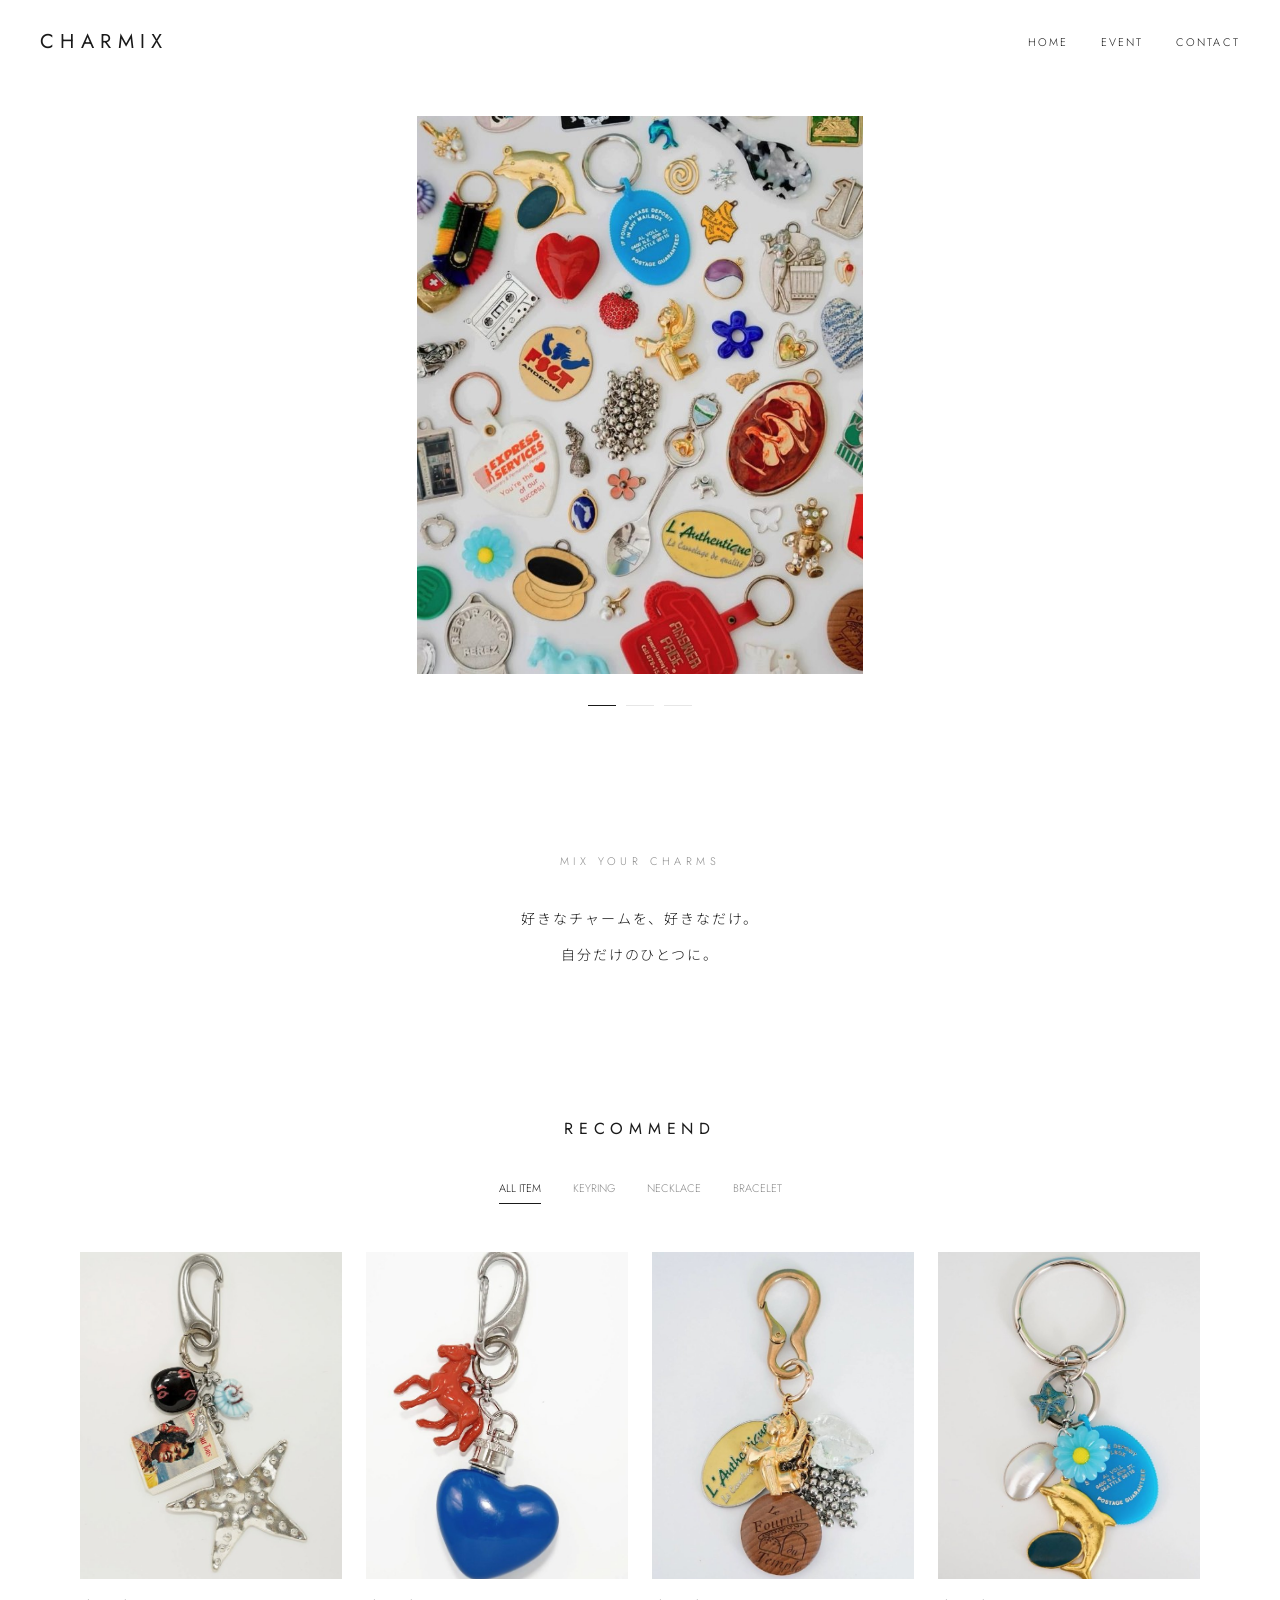
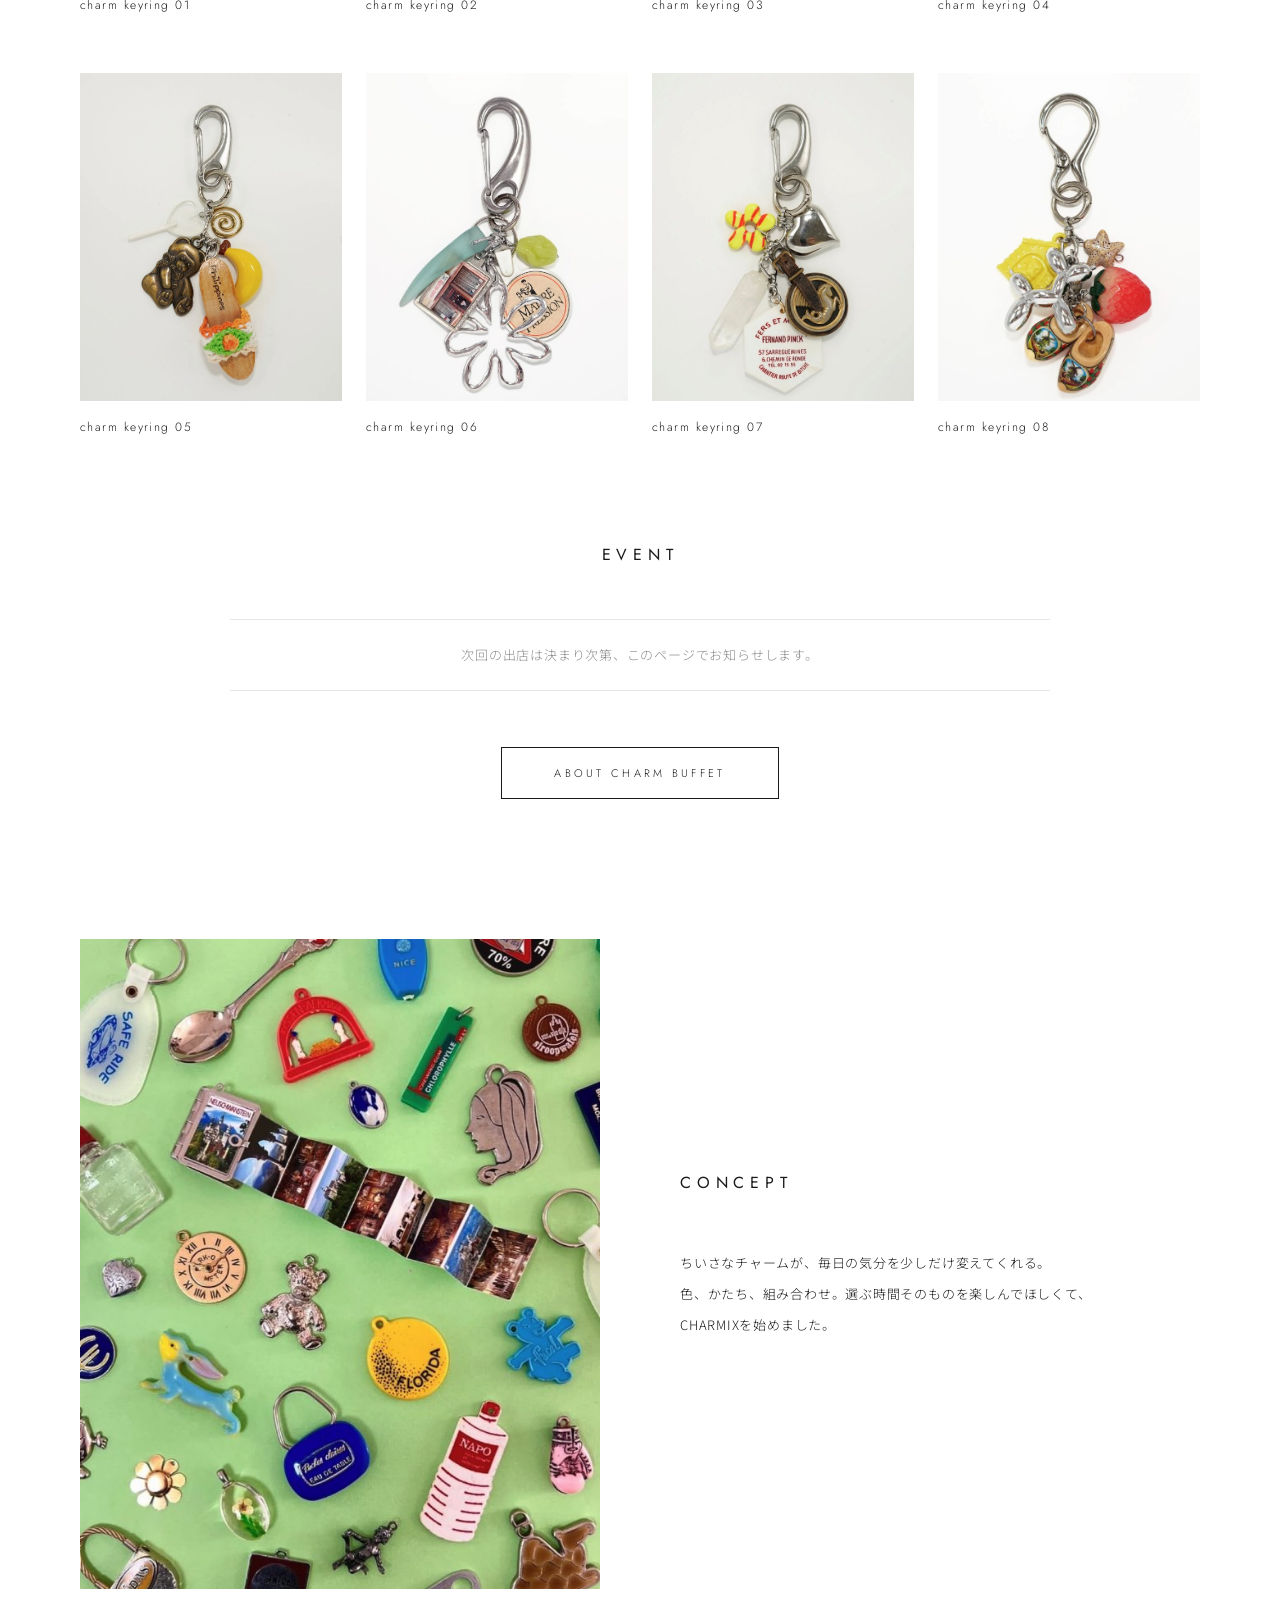
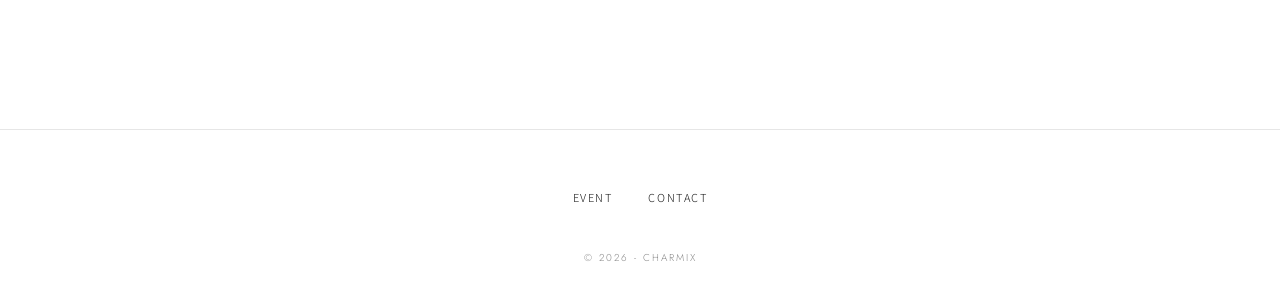
<file: index.html>
<!doctype html>
<html lang="ja">
<head>
  <meta charset="utf-8">
  <meta name="viewport" content="width=device-width, initial-scale=1">
  <title>CHARMIX</title>
  <meta name="description" content="好きなチャームを選んで、自分だけのひとつに。たくさんのチャームから選んで作る、チャームビュッフェ CHARMIX。">
  <link rel="icon" href="favicon.svg" type="image/svg+xml">
  <link rel="preconnect" href="https://fonts.googleapis.com">
  <link rel="preconnect" href="https://fonts.gstatic.com" crossorigin>
  <link href="https://fonts.googleapis.com/css2?family=Jost:wght@300;400;500&family=Noto+Sans+JP:wght@300;400&display=swap" rel="stylesheet">
  <link rel="stylesheet" href="assets/site.css">
</head>
<body>
  <header class="header">
    <a href="#" class="logo">CHARMIX</a>
    <button class="menu-toggle" aria-label="Menu" aria-expanded="false"><span></span><span></span></button>
    <nav class="nav">
      <a href="#">HOME</a>
      <a href="event.html">EVENT</a>
      <a class="js-contact" href="mailto:spmdrk0118@gmail.com">CONTACT</a>
    </nav>
  </header>

  <section class="hero" aria-label="CHARMIX">
    <div class="slides">
      <img class="slide is-active" src="images/top-1.jpg" alt="テーブルに並んだたくさんのチャーム">
      <img class="slide" src="images/top-2.jpg" alt="グリーンの背景に並んだチャーム">
      <img class="slide" src="images/top-3.jpg" alt="ゴールドやシルバーのチャーム">
    </div>
    <div class="dots"><button class="is-active" aria-label="1"></button><button aria-label="2"></button><button aria-label="3"></button></div>
  </section>

  <section class="intro">
    <p class="eyebrow">MIX YOUR CHARMS</p>
    <p class="intro-text">好きなチャームを、好きなだけ。<br>自分だけのひとつに。</p>
  </section>

  <section class="block" id="items">
    <h2 class="title">RECOMMEND</h2>
    <div class="cats">
      <button class="is-active" data-cat="">ALL ITEM</button>
      <button data-cat="keyring">KEYRING</button>
      <button data-cat="necklace">NECKLACE</button>
      <button data-cat="bracelet">BRACELET</button>
    </div>
    <div class="grid" id="grid"></div>
  </section>

  <section class="block" id="event">
    <h2 class="title">EVENT</h2>
    <ul class="news" id="news"></ul>
    <p class="more"><a href="event.html">ABOUT CHARM BUFFET</a></p>
  </section>

  <section class="concept" id="concept">
    <div class="concept-img"><img src="images/top-2.jpg" alt="グリーンの背景に並んだチャーム" loading="lazy"></div>
    <div class="concept-text">
      <h2 class="title left">CONCEPT</h2>
      <p>ちいさなチャームが、毎日の気分を少しだけ変えてくれる。<br>色、かたち、組み合わせ。選ぶ時間そのものを楽しんでほしくて、<br>CHARMIXを始めました。</p>
    </div>
  </section>

  <footer class="footer">
    <nav class="foot-nav">
      <a href="event.html">EVENT</a>
      <a class="js-contact" href="mailto:spmdrk0118@gmail.com">CONTACT</a>
    </nav>
    <p class="copy">© <span id="year"></span> - CHARMIX</p>
  </footer>

  <script src="data.js"></script>
  <script src="assets/site.js"></script>
</body>
</html>
</file>
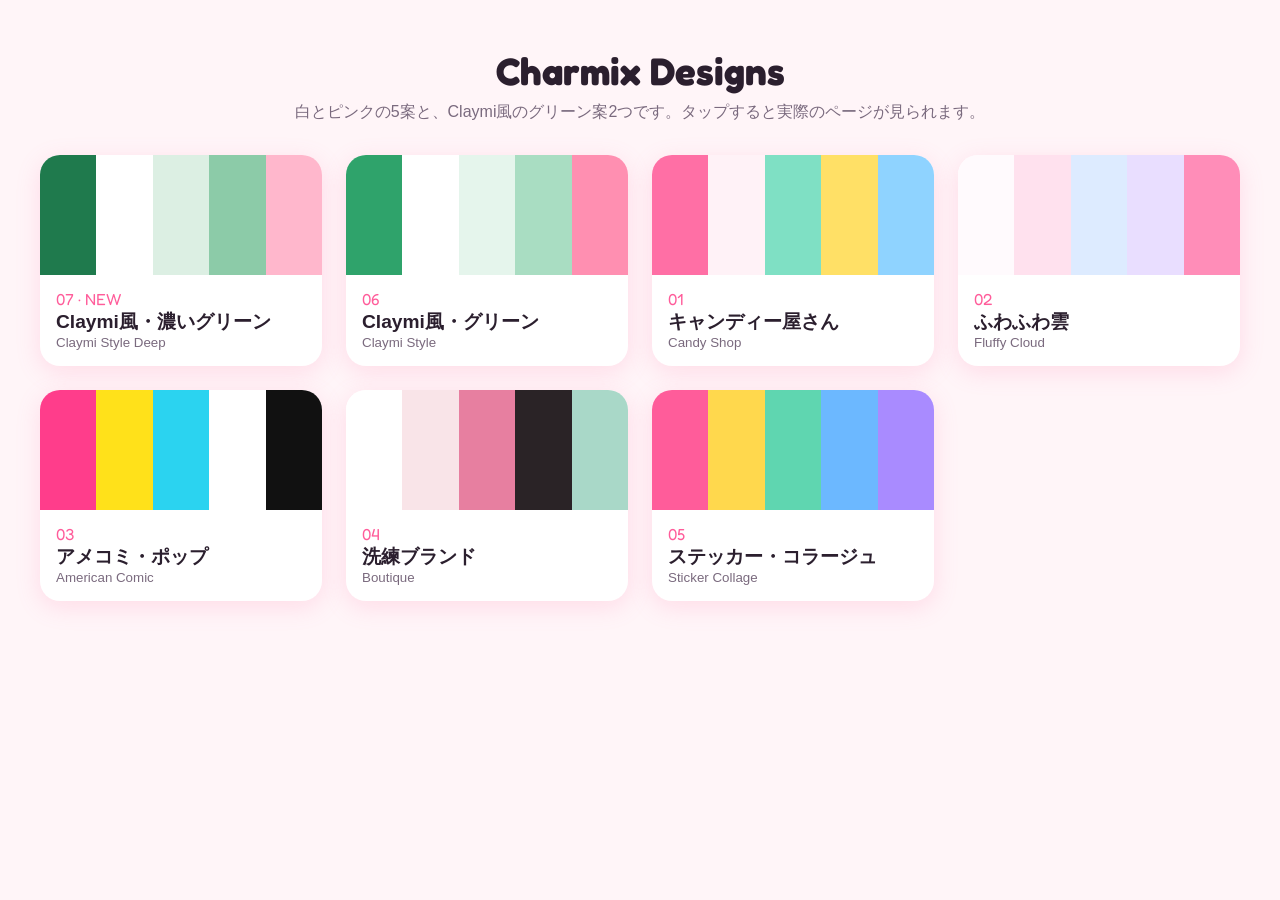
<file: designs/index.html>
<!doctype html>
<html lang="ja"><head><meta charset="utf-8"><meta name="viewport" content="width=device-width, initial-scale=1">
<title>Charmix デザイン候補</title><meta name="robots" content="noindex">
<link href="https://fonts.googleapis.com/css2?family=Zen+Maru+Gothic:wght@500;700&family=Fredoka:wght@600&display=swap" rel="stylesheet">
<style>
body{margin:0;background:#FFF5F8;color:#2B1F2E;font-family:"Zen Maru Gothic",sans-serif}
h1{font-family:Fredoka,sans-serif;text-align:center;margin:48px 16px 8px;font-size:2.4rem}
p.sub{text-align:center;margin:0 16px 32px;color:#7A6A7E}
.list{display:grid;grid-template-columns:repeat(auto-fill,minmax(260px,1fr));gap:24px;max-width:1200px;margin:0 auto;padding:0 16px 64px}
.pick{display:block;background:#fff;border-radius:20px;overflow:hidden;text-decoration:none;color:inherit;box-shadow:0 6px 24px rgba(255,105,160,.18);transition:transform .2s}
.pick:hover{transform:translateY(-4px)}
.sw{display:flex;height:120px}.sw i{flex:1}
.pick .no{display:inline-block;margin:14px 0 0 16px;font-family:Fredoka;color:#FF5C9A}
.pick b{display:block;margin:0 16px;font-size:1.2rem}
.pick small{display:block;margin:0 16px 16px;color:#7A6A7E}
</style></head><body>
<h1>Charmix Designs</h1><p class="sub">白とピンクの5案と、Claymi風のグリーン案2つです。タップすると実際のページが見られます。</p>
<div class="list">
    <a class="pick" href="claymi-deep/"><span class="sw"><i style="background:#1F7A4D"></i><i style="background:#FFFFFF"></i><i style="background:#DCEFE3"></i><i style="background:#8CCBA8"></i><i style="background:#FFB7CC"></i></span><span class="no">07 · NEW</span><b>Claymi風・濃いグリーン</b><small>Claymi Style Deep</small></a>
    <a class="pick" href="claymi/"><span class="sw"><i style="background:#2FA36B"></i><i style="background:#FFFFFF"></i><i style="background:#E5F5EC"></i><i style="background:#A9DDC2"></i><i style="background:#FF8FB1"></i></span><span class="no">06</span><b>Claymi風・グリーン</b><small>Claymi Style</small></a>
    <a class="pick pick-candy" href="candy/"><span class="sw"><i style="background:#FF6FA5"></i><i style="background:#FFF2F7"></i><i style="background:#7FE0C4"></i><i style="background:#FFE066"></i><i style="background:#8FD3FF"></i></span><span class="no">01</span><b>キャンディー屋さん</b><small>Candy Shop</small></a>
    <a class="pick pick-cloud" href="cloud/"><span class="sw"><i style="background:#FFFAFD"></i><i style="background:#FFE1EE"></i><i style="background:#DDEBFF"></i><i style="background:#E9DEFF"></i><i style="background:#FF8DB8"></i></span><span class="no">02</span><b>ふわふわ雲</b><small>Fluffy Cloud</small></a>
    <a class="pick pick-comic" href="comic/"><span class="sw"><i style="background:#FF3D8B"></i><i style="background:#FFE11A"></i><i style="background:#2BD3F0"></i><i style="background:#FFFFFF"></i><i style="background:#111111"></i></span><span class="no">03</span><b>アメコミ・ポップ</b><small>American Comic</small></a>
    <a class="pick pick-boutique" href="boutique/"><span class="sw"><i style="background:#FFFFFF"></i><i style="background:#F9E4E8"></i><i style="background:#E77FA0"></i><i style="background:#2A2326"></i><i style="background:#A9D8C8"></i></span><span class="no">04</span><b>洗練ブランド</b><small>Boutique</small></a>
    <a class="pick pick-sticker" href="sticker/"><span class="sw"><i style="background:#FF5C9A"></i><i style="background:#FFD84D"></i><i style="background:#5FD6B0"></i><i style="background:#6CB8FF"></i><i style="background:#A98BFF"></i></span><span class="no">05</span><b>ステッカー・コラージュ</b><small>Sticker Collage</small></a>
</div></body></html>
</file>
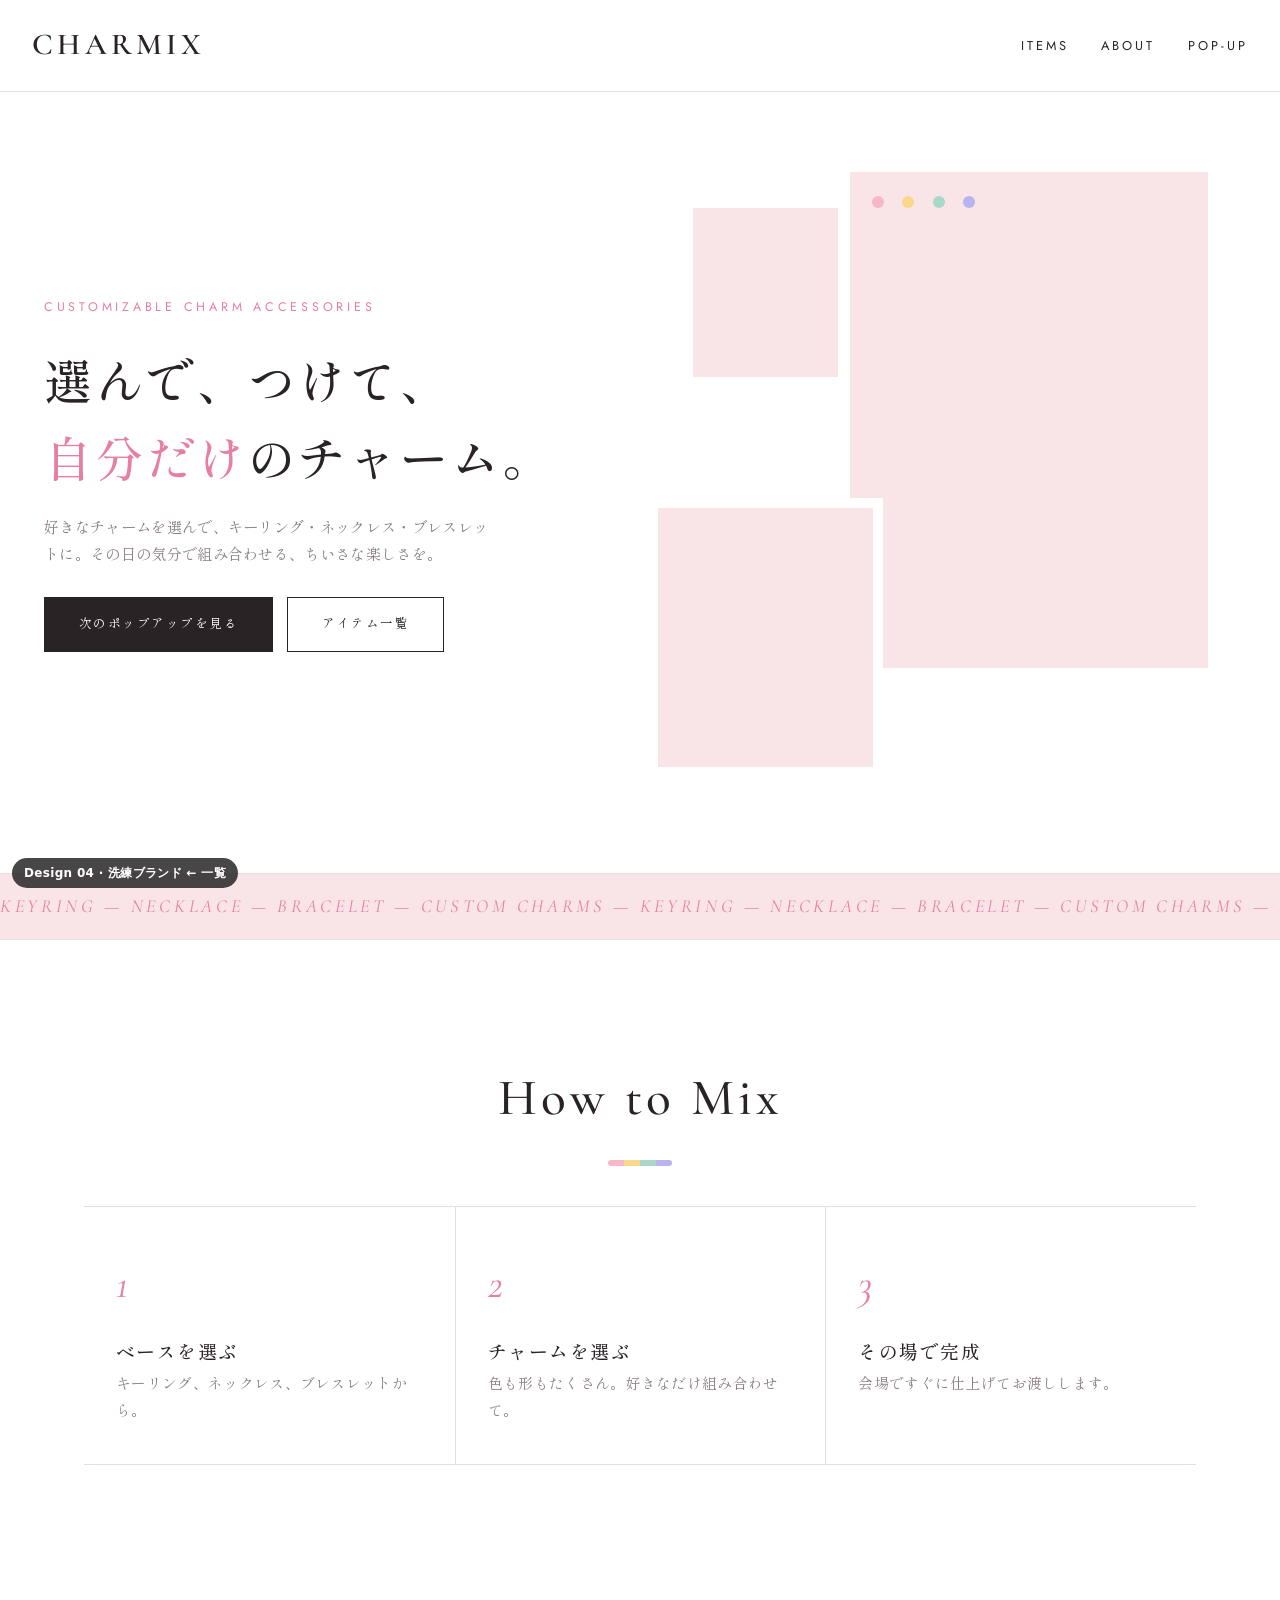
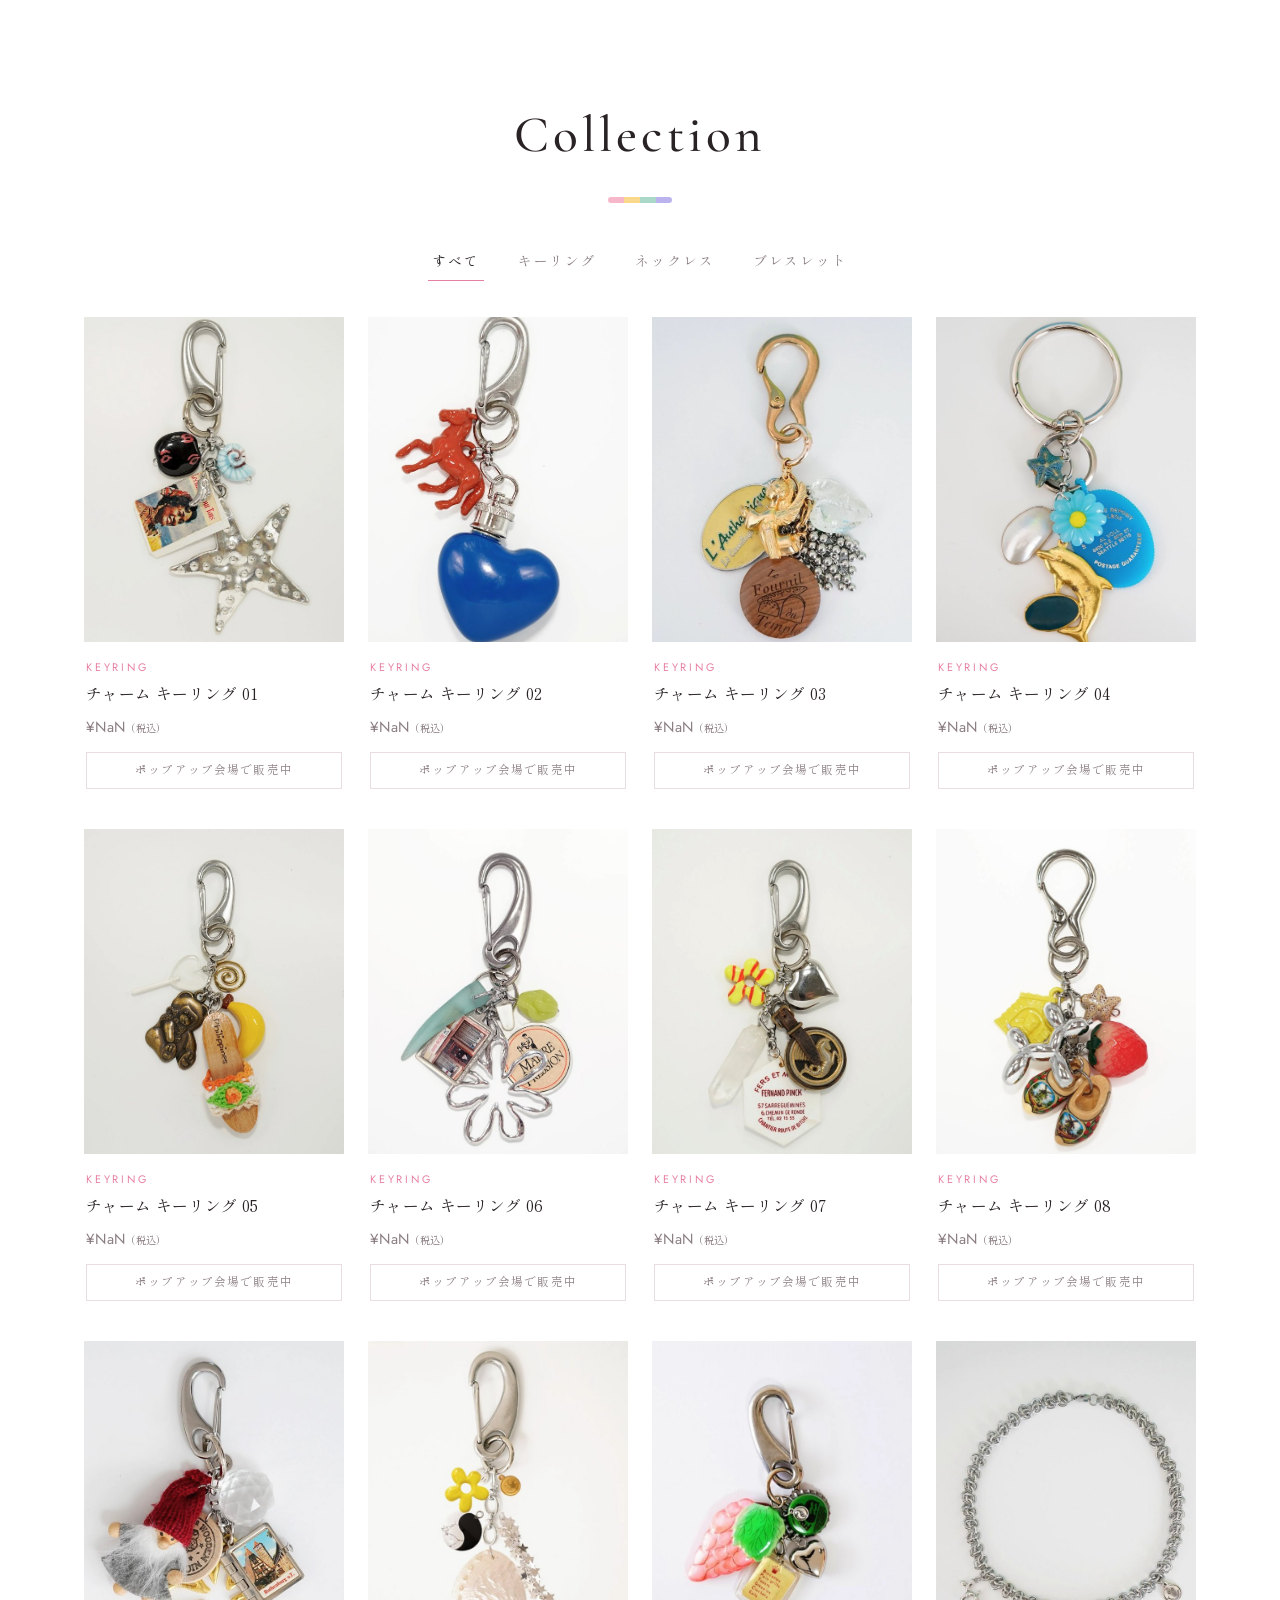
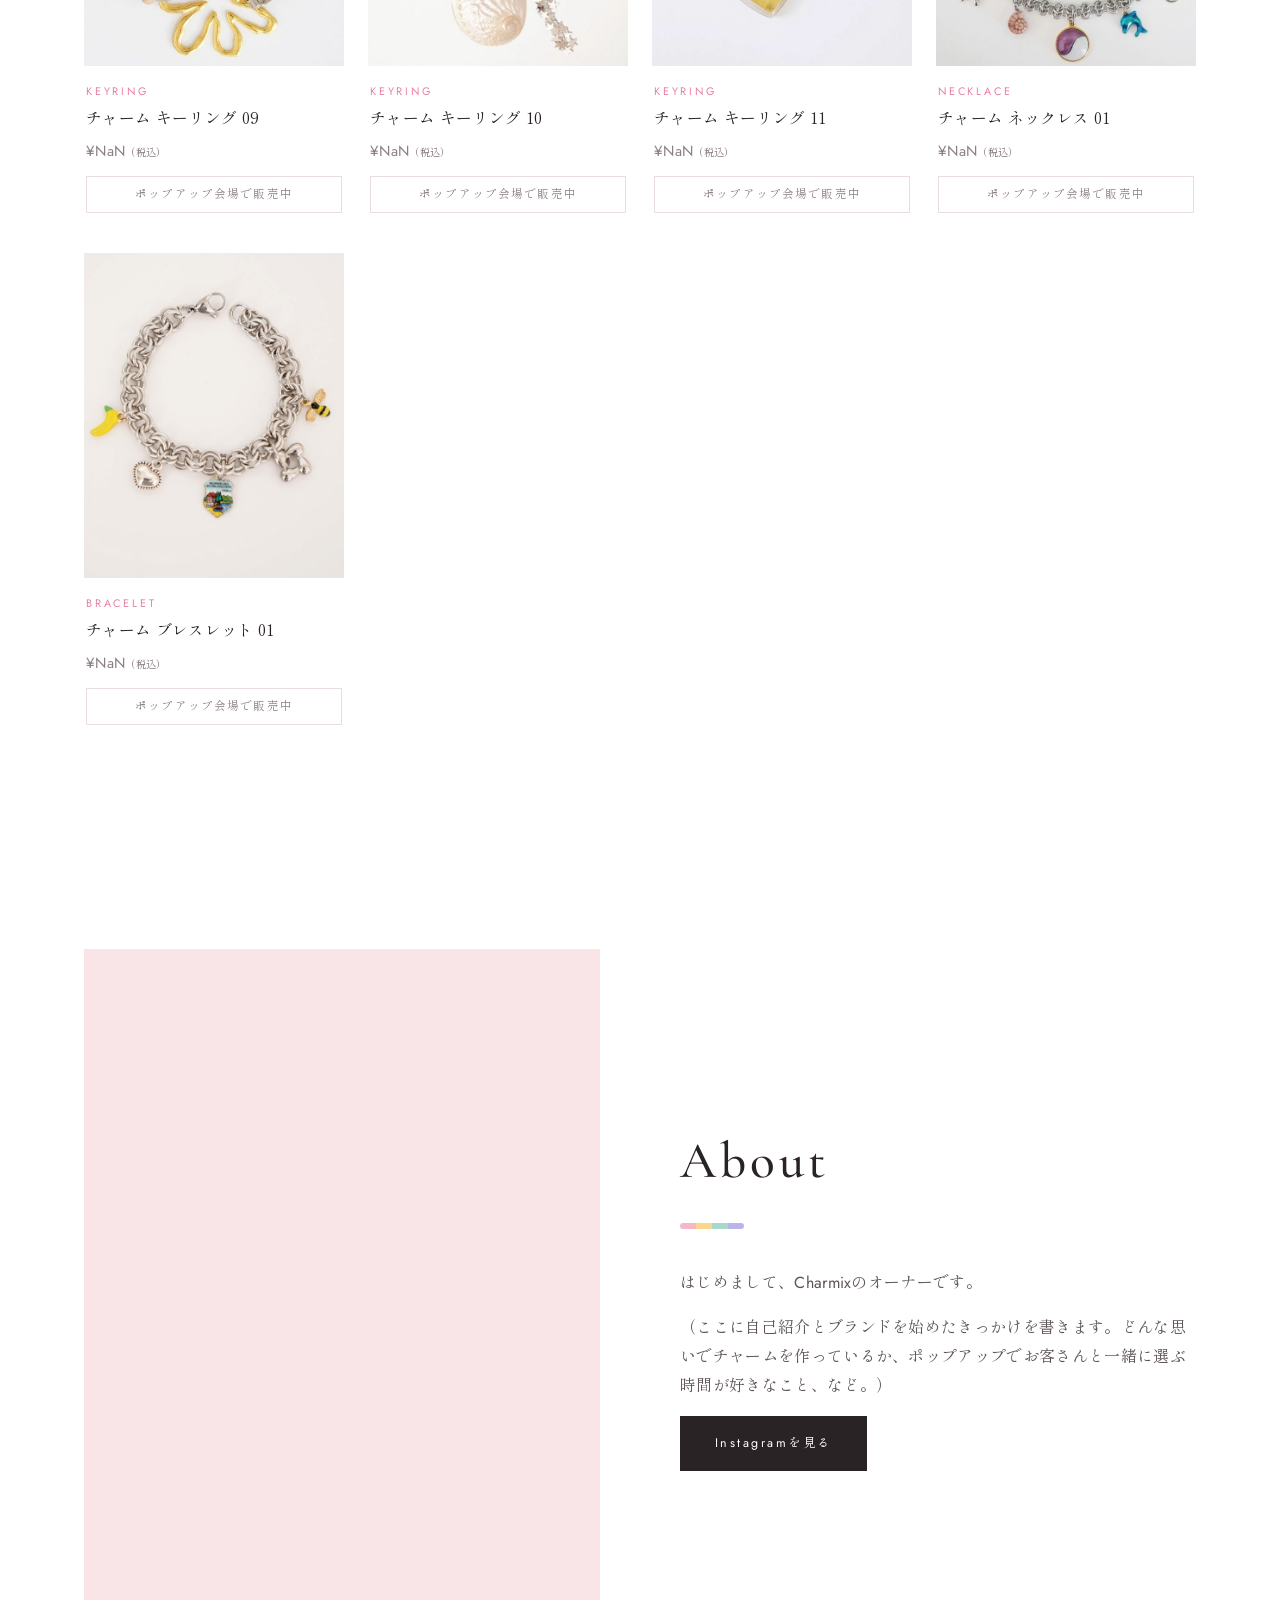
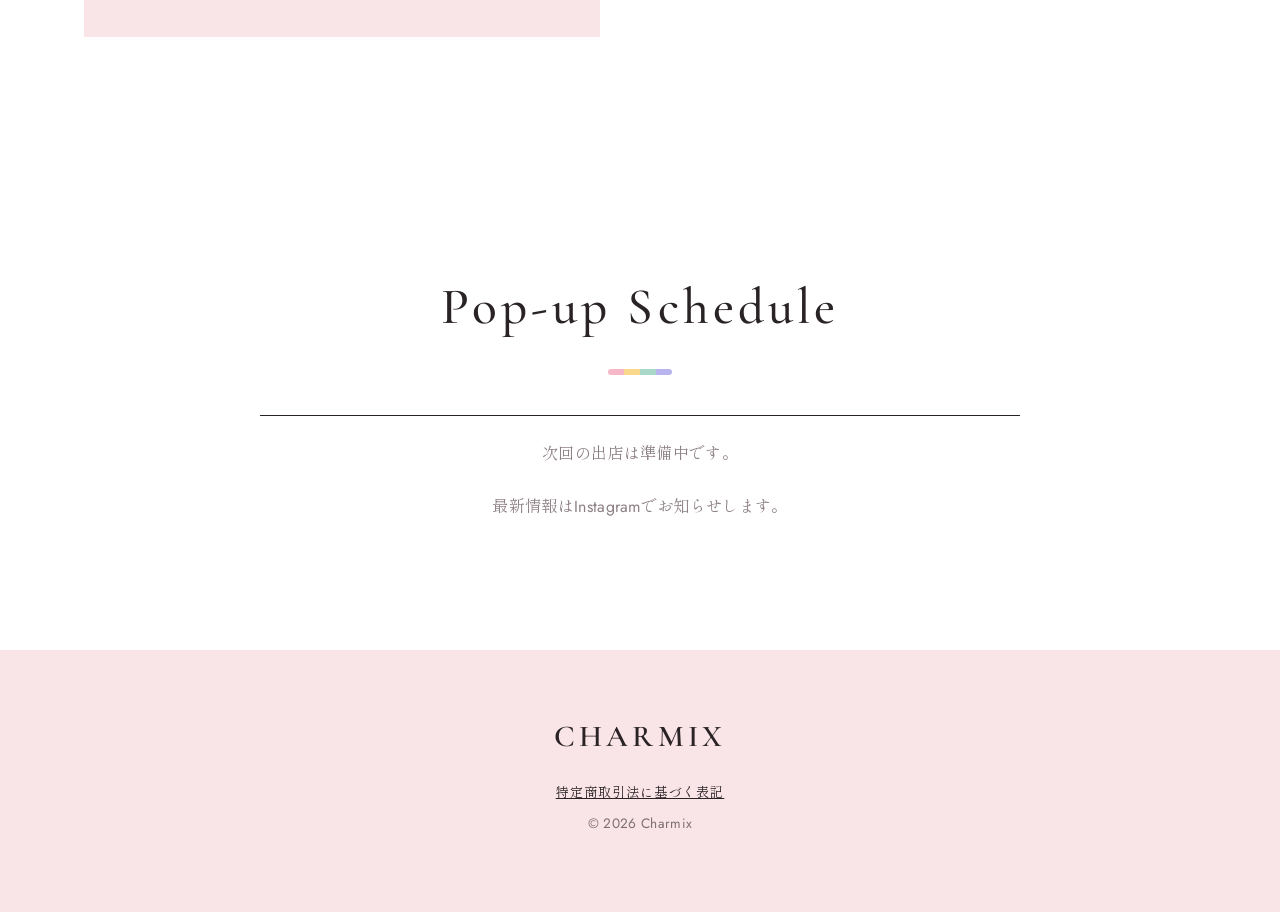
<file: designs/boutique/index.html>
<!doctype html>
<html lang="ja">
<head>
  <meta charset="utf-8">
  <meta name="viewport" content="width=device-width, initial-scale=1">
  <title>Charmix | Boutique</title>
  <meta name="robots" content="noindex">
  <link rel="icon" href="../../favicon.svg" type="image/svg+xml">
  <link rel="preconnect" href="https://fonts.googleapis.com">
  <link rel="preconnect" href="https://fonts.gstatic.com" crossorigin>
  <link href="https://fonts.googleapis.com/css2?family=Cormorant+Garamond:ital,wght@0,500;0,600;1,500&family=Shippori+Mincho:wght@500;600&family=Jost:wght@400;500&display=swap" rel="stylesheet">
  <link rel="stylesheet" href="../base.css">
  <link rel="stylesheet" href="style.css">
</head>
<body class="t-boutique">
  <a class="design-tag" href="../">Design 04 · 洗練ブランド ← 一覧</a>
  <header class="nav">
    <a href="#" class="logo">Charmix</a>
    <nav>
      <a href="#products">Items</a>
      <a href="#about">About</a>
      <a href="#events">Pop-up</a>
    </nav>
  </header>

  <section class="hero">
    <div class="hero-text">
      <p class="eyebrow">Customizable charm accessories</p>
      <h1>選んで、つけて、<br><span class="nw"><span class="hl">自分だけ</span>のチャーム。</span></h1>
      <p class="lead">好きなチャームを選んで、キーリング・ネックレス・ブレスレットに。その日の気分で組み合わせる、ちいさな楽しさを。</p>
      <div class="hero-cta">
        <a href="#events" class="btn btn-primary">次のポップアップを見る</a>
        <a href="#products" class="btn btn-ghost">アイテム一覧</a>
      </div>
    </div>
    <div class="hero-art">
      <div class="ph-frame f0" data-hero="0"></div>
      <div class="ph-frame f1" data-hero="1"></div>
      <div class="ph-frame f2" data-hero="2"></div>
      <span class="d dot dt1"></span><span class="d dot dt2"></span><span class="d dot dt3"></span><span class="d dot dt4"></span>
    </div>
  </section>

  <div class="band" aria-hidden="true"><div class="band-track"><span>KEYRING — NECKLACE — BRACELET — CUSTOM CHARMS — KEYRING — NECKLACE — BRACELET — CUSTOM CHARMS — </span><span>KEYRING — NECKLACE — BRACELET — CUSTOM CHARMS — KEYRING — NECKLACE — BRACELET — CUSTOM CHARMS — </span></div></div>

  <section id="how" class="section how">
    <h2 class="section-title">How to Mix</h2>
    <ol class="steps">
      <li><span class="step-no">1</span><h3>ベースを選ぶ</h3><p>キーリング、ネックレス、ブレスレットから。</p></li>
      <li><span class="step-no">2</span><h3>チャームを選ぶ</h3><p>色も形もたくさん。好きなだけ組み合わせて。</p></li>
      <li><span class="step-no">3</span><h3>その場で完成</h3><p>会場ですぐに仕上げてお渡しします。</p></li>
    </ol>
  </section>

  <section id="products" class="section products">
    <h2 class="section-title">Collection</h2>
    <div class="filters">
      <button class="chip active" data-filter="all">すべて</button>
      <button class="chip" data-filter="keyring">キーリング</button>
      <button class="chip" data-filter="necklace">ネックレス</button>
      <button class="chip" data-filter="bracelet">ブレスレット</button>
    </div>
    <div id="product-grid" class="grid"></div>
  </section>

  <section id="about" class="section about">
    <div class="about-photo" id="owner-photo"></div>
    <div class="about-text">
      <h2 class="section-title left">About</h2>
      <p>はじめまして、Charmixの<span id="owner-name">オーナー</span>です。</p>
      <p>（ここに自己紹介とブランドを始めたきっかけを書きます。どんな思いでチャームを作っているか、ポップアップでお客さんと一緒に選ぶ時間が好きなこと、など。）</p>
      <a id="ig-link" class="btn btn-primary" href="#" target="_blank" rel="noopener">Instagramを見る</a>
    </div>
  </section>

  <section id="events" class="section events">
    <h2 class="section-title">Pop-up Schedule</h2>
    <ul id="event-list" class="event-list"></ul>
    <p class="note">最新情報はInstagramでお知らせします。</p>
  </section>

  <footer class="footer">
    <p class="logo">Charmix</p>
    <p><a href="../../tokushoho.html">特定商取引法に基づく表記</a></p>
    <p class="copy">© <span id="year"></span> Charmix</p>
  </footer>

  <script>window.CHARMIX_BASE = "../../";</script>
  <script src="../../data.js"></script>
  <script src="../../main.js"></script>
</body>
</html>
</file>
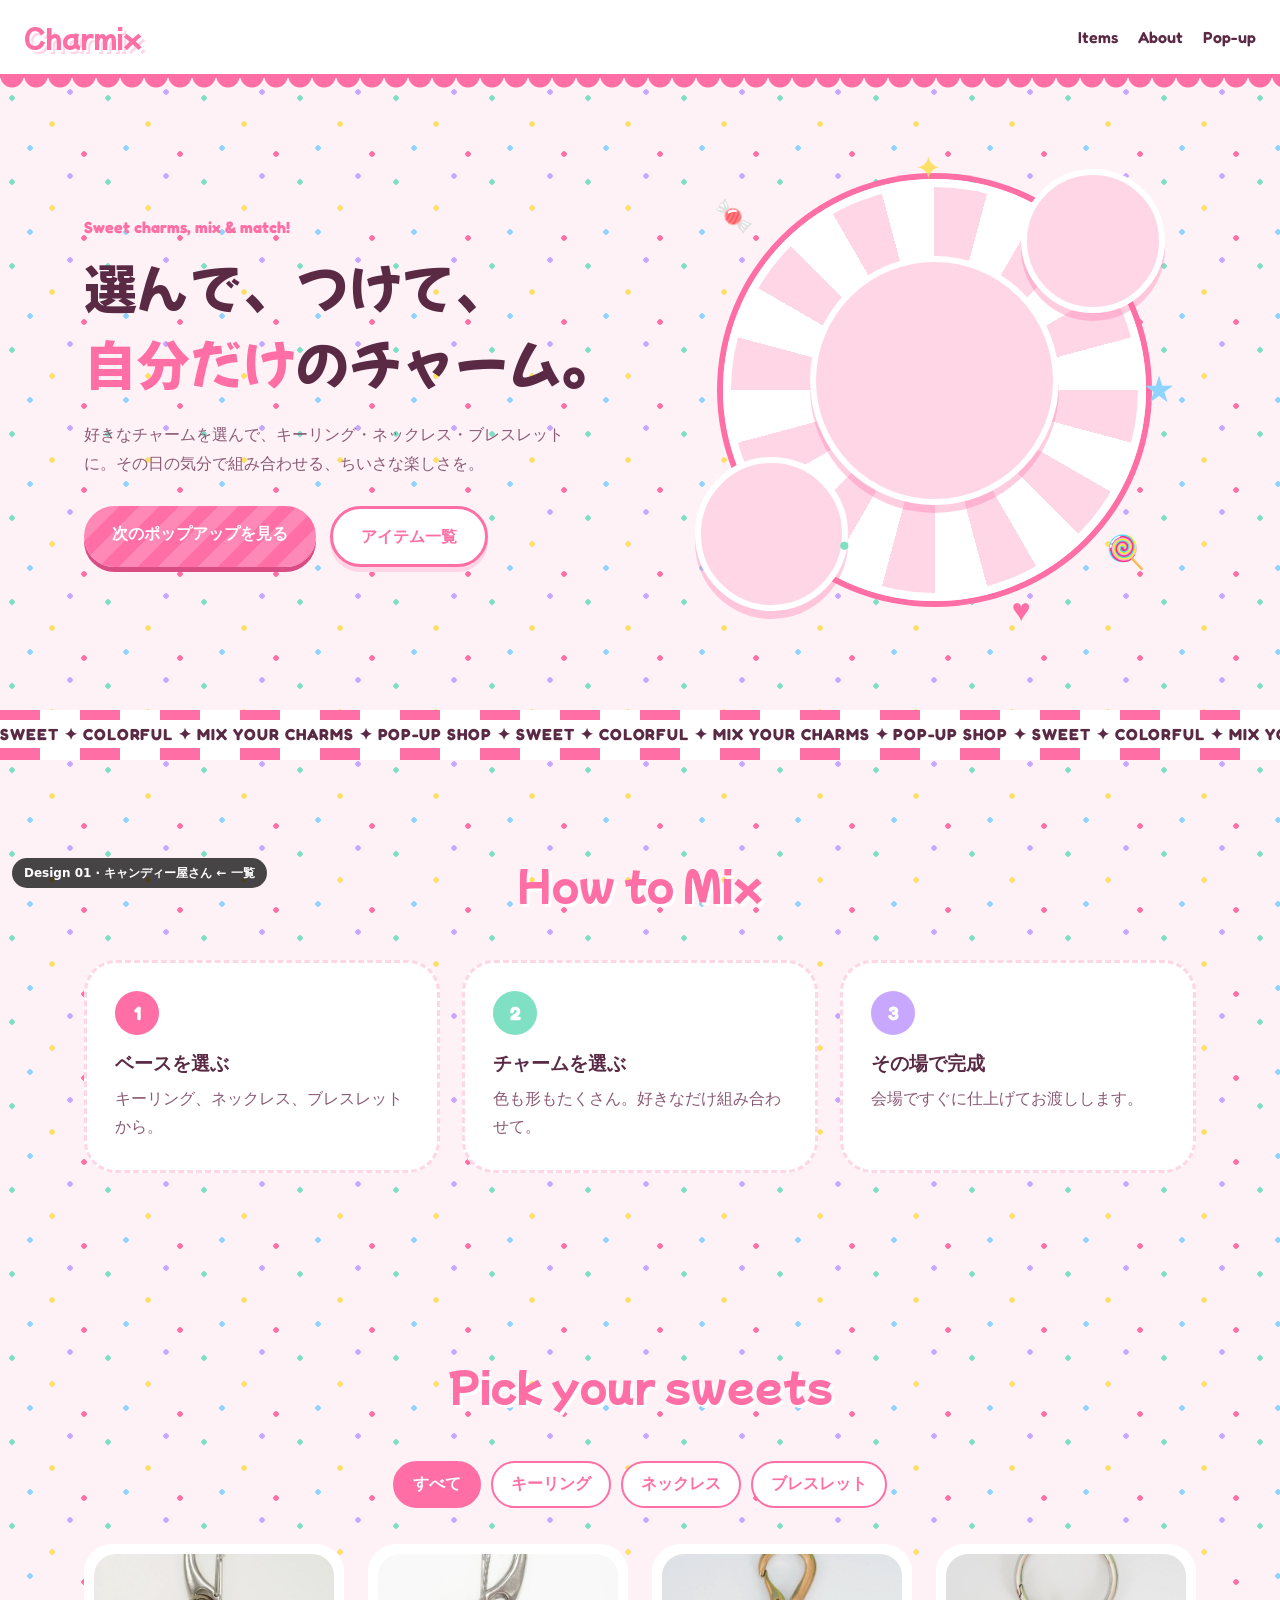
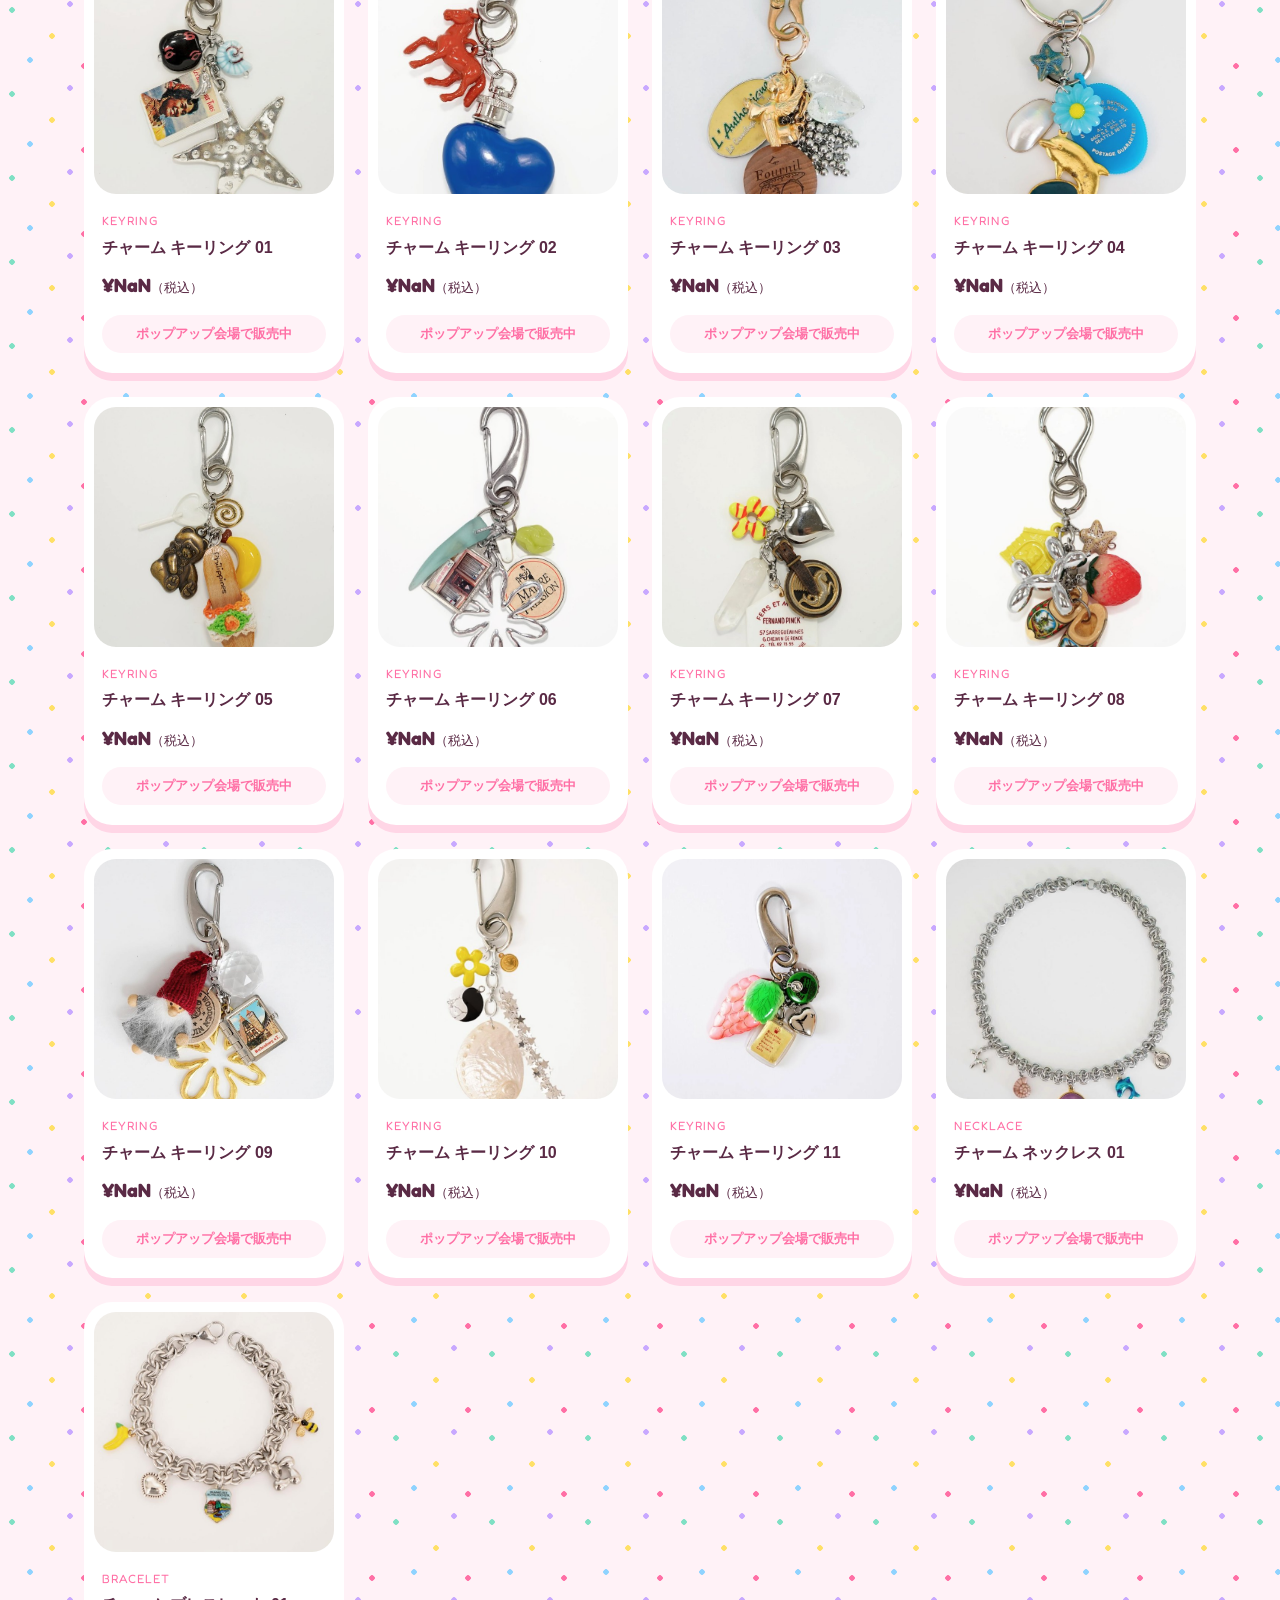
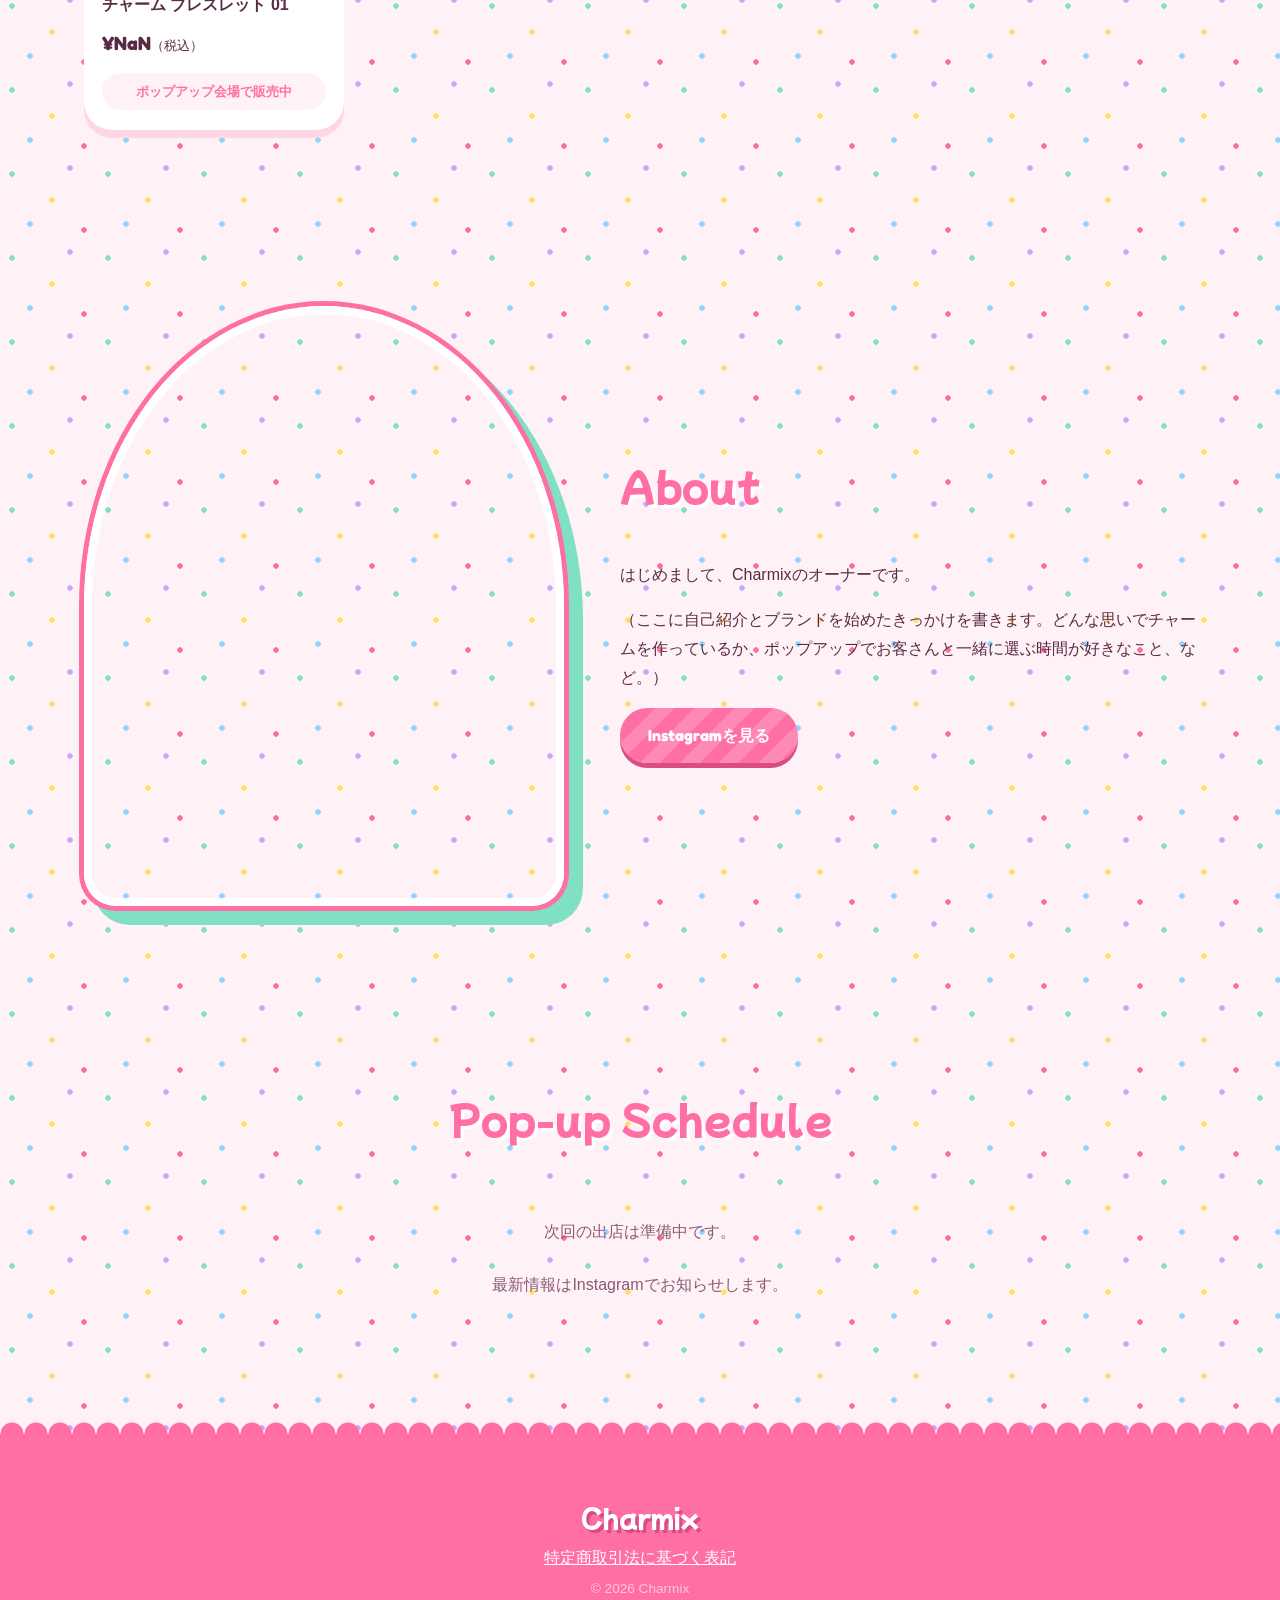
<file: designs/candy/index.html>
<!doctype html>
<html lang="ja">
<head>
  <meta charset="utf-8">
  <meta name="viewport" content="width=device-width, initial-scale=1">
  <title>Charmix | Candy Shop</title>
  <meta name="robots" content="noindex">
  <link rel="icon" href="../../favicon.svg" type="image/svg+xml">
  <link rel="preconnect" href="https://fonts.googleapis.com">
  <link rel="preconnect" href="https://fonts.gstatic.com" crossorigin>
  <link href="https://fonts.googleapis.com/css2?family=Mochiy+Pop+One&family=Zen+Maru+Gothic:wght@500;700&family=Fredoka:wght@500;600;700&display=swap" rel="stylesheet">
  <link rel="stylesheet" href="../base.css">
  <link rel="stylesheet" href="style.css">
</head>
<body class="t-candy">
  <a class="design-tag" href="../">Design 01 · キャンディー屋さん ← 一覧</a>
  <header class="nav">
    <a href="#" class="logo">Charmix</a>
    <nav>
      <a href="#products">Items</a>
      <a href="#about">About</a>
      <a href="#events">Pop-up</a>
    </nav>
  </header>

  <section class="hero">
    <div class="hero-text">
      <p class="eyebrow">Sweet charms, mix & match!</p>
      <h1>選んで、つけて、<br><span class="nw"><span class="hl">自分だけ</span>のチャーム。</span></h1>
      <p class="lead">好きなチャームを選んで、キーリング・ネックレス・ブレスレットに。その日の気分で組み合わせる、ちいさな楽しさを。</p>
      <div class="hero-cta">
        <a href="#events" class="btn btn-primary">次のポップアップを見る</a>
        <a href="#products" class="btn btn-ghost">アイテム一覧</a>
      </div>
    </div>
    <div class="hero-art">
      <div class="ph-frame f0" data-hero="0"></div>
      <div class="ph-frame f1" data-hero="1"></div>
      <div class="ph-frame f2" data-hero="2"></div>
      <span class="d d1">🍬</span><span class="d d2">🍭</span><span class="d d3">✦</span><span class="d d4">♥</span><span class="d d5">●</span><span class="d d6">★</span>
    </div>
  </section>

  <div class="band" aria-hidden="true"><div class="band-track"><span>SWEET ✦ COLORFUL ✦ MIX YOUR CHARMS ✦ POP-UP SHOP ✦ SWEET ✦ COLORFUL ✦ MIX YOUR CHARMS ✦ POP-UP SHOP ✦ </span><span>SWEET ✦ COLORFUL ✦ MIX YOUR CHARMS ✦ POP-UP SHOP ✦ SWEET ✦ COLORFUL ✦ MIX YOUR CHARMS ✦ POP-UP SHOP ✦ </span></div></div>

  <section id="how" class="section how">
    <h2 class="section-title">How to Mix</h2>
    <ol class="steps">
      <li><span class="step-no">1</span><h3>ベースを選ぶ</h3><p>キーリング、ネックレス、ブレスレットから。</p></li>
      <li><span class="step-no">2</span><h3>チャームを選ぶ</h3><p>色も形もたくさん。好きなだけ組み合わせて。</p></li>
      <li><span class="step-no">3</span><h3>その場で完成</h3><p>会場ですぐに仕上げてお渡しします。</p></li>
    </ol>
  </section>

  <section id="products" class="section products">
    <h2 class="section-title">Pick your sweets</h2>
    <div class="filters">
      <button class="chip active" data-filter="all">すべて</button>
      <button class="chip" data-filter="keyring">キーリング</button>
      <button class="chip" data-filter="necklace">ネックレス</button>
      <button class="chip" data-filter="bracelet">ブレスレット</button>
    </div>
    <div id="product-grid" class="grid"></div>
  </section>

  <section id="about" class="section about">
    <div class="about-photo" id="owner-photo"></div>
    <div class="about-text">
      <h2 class="section-title left">About</h2>
      <p>はじめまして、Charmixの<span id="owner-name">オーナー</span>です。</p>
      <p>（ここに自己紹介とブランドを始めたきっかけを書きます。どんな思いでチャームを作っているか、ポップアップでお客さんと一緒に選ぶ時間が好きなこと、など。）</p>
      <a id="ig-link" class="btn btn-primary" href="#" target="_blank" rel="noopener">Instagramを見る</a>
    </div>
  </section>

  <section id="events" class="section events">
    <h2 class="section-title">Pop-up Schedule</h2>
    <ul id="event-list" class="event-list"></ul>
    <p class="note">最新情報はInstagramでお知らせします。</p>
  </section>

  <footer class="footer">
    <p class="logo">Charmix</p>
    <p><a href="../../tokushoho.html">特定商取引法に基づく表記</a></p>
    <p class="copy">© <span id="year"></span> Charmix</p>
  </footer>

  <script>window.CHARMIX_BASE = "../../";</script>
  <script src="../../data.js"></script>
  <script src="../../main.js"></script>
</body>
</html>
</file>
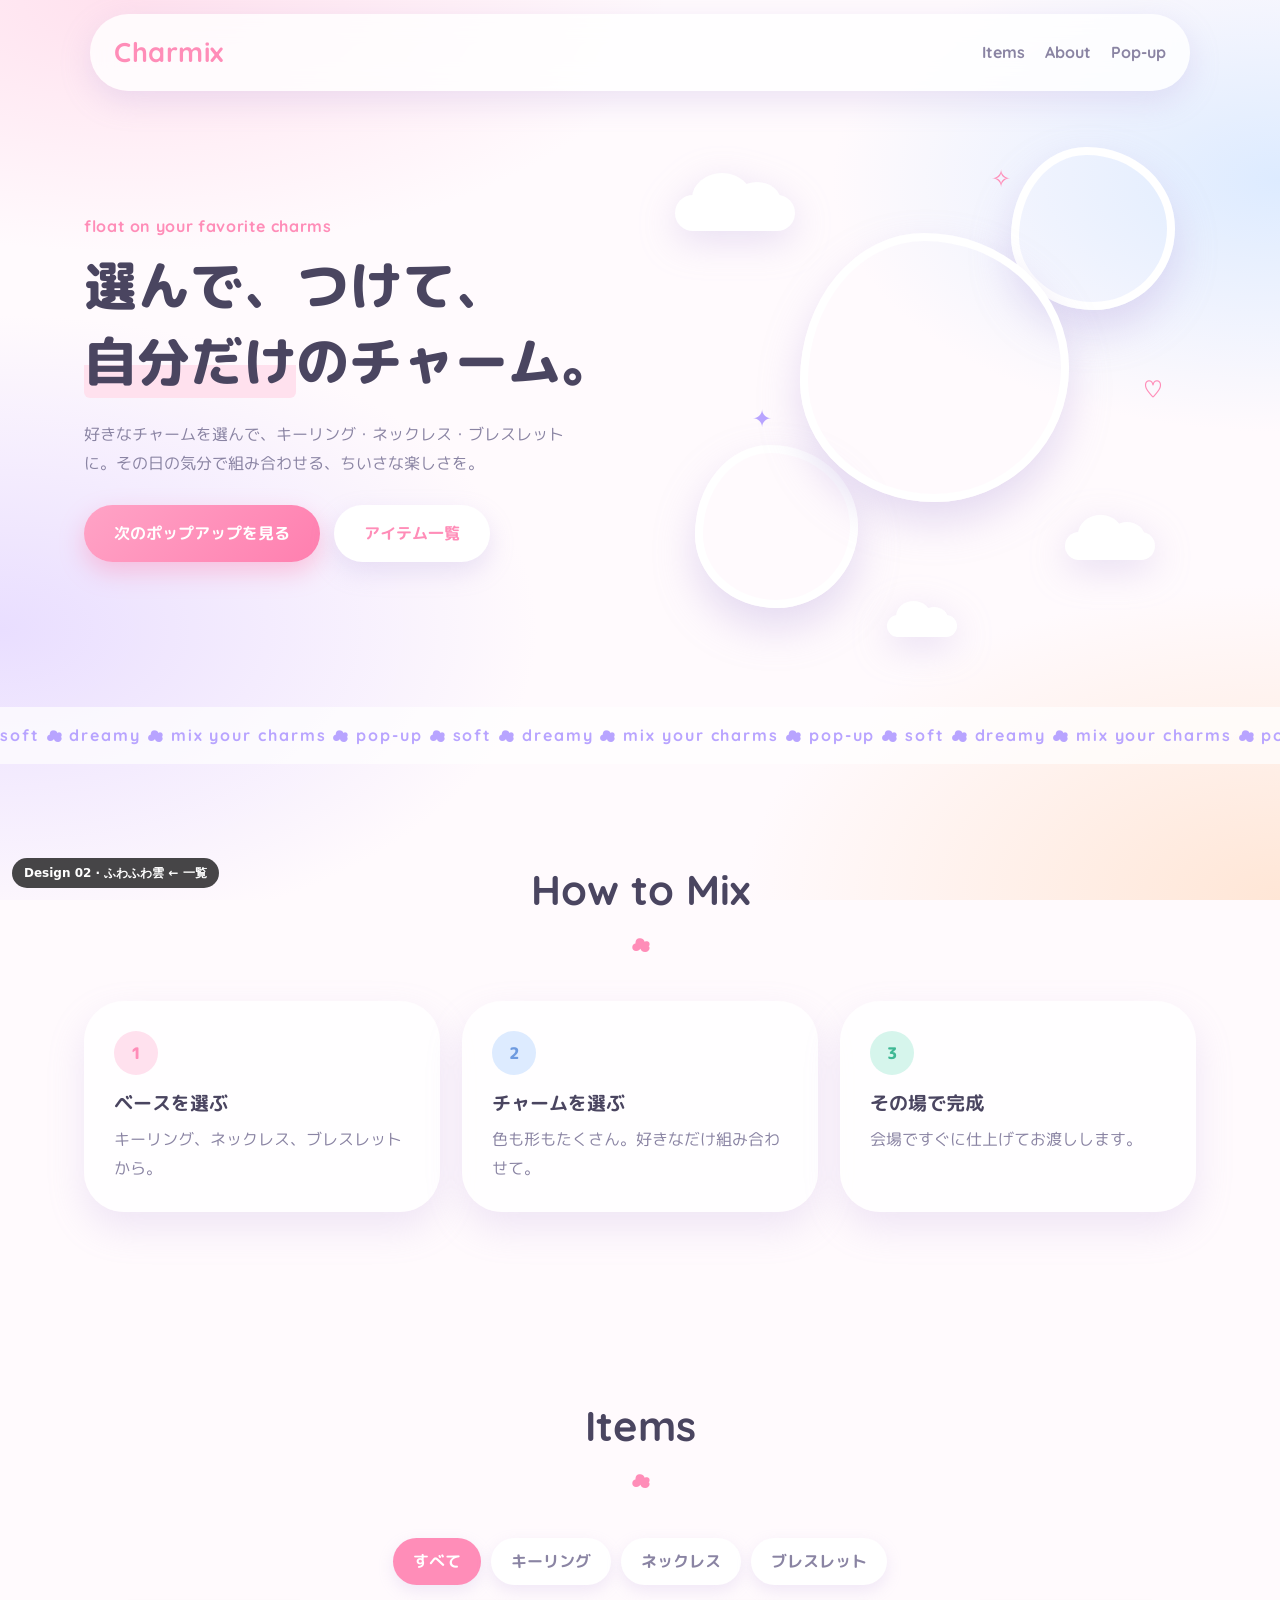
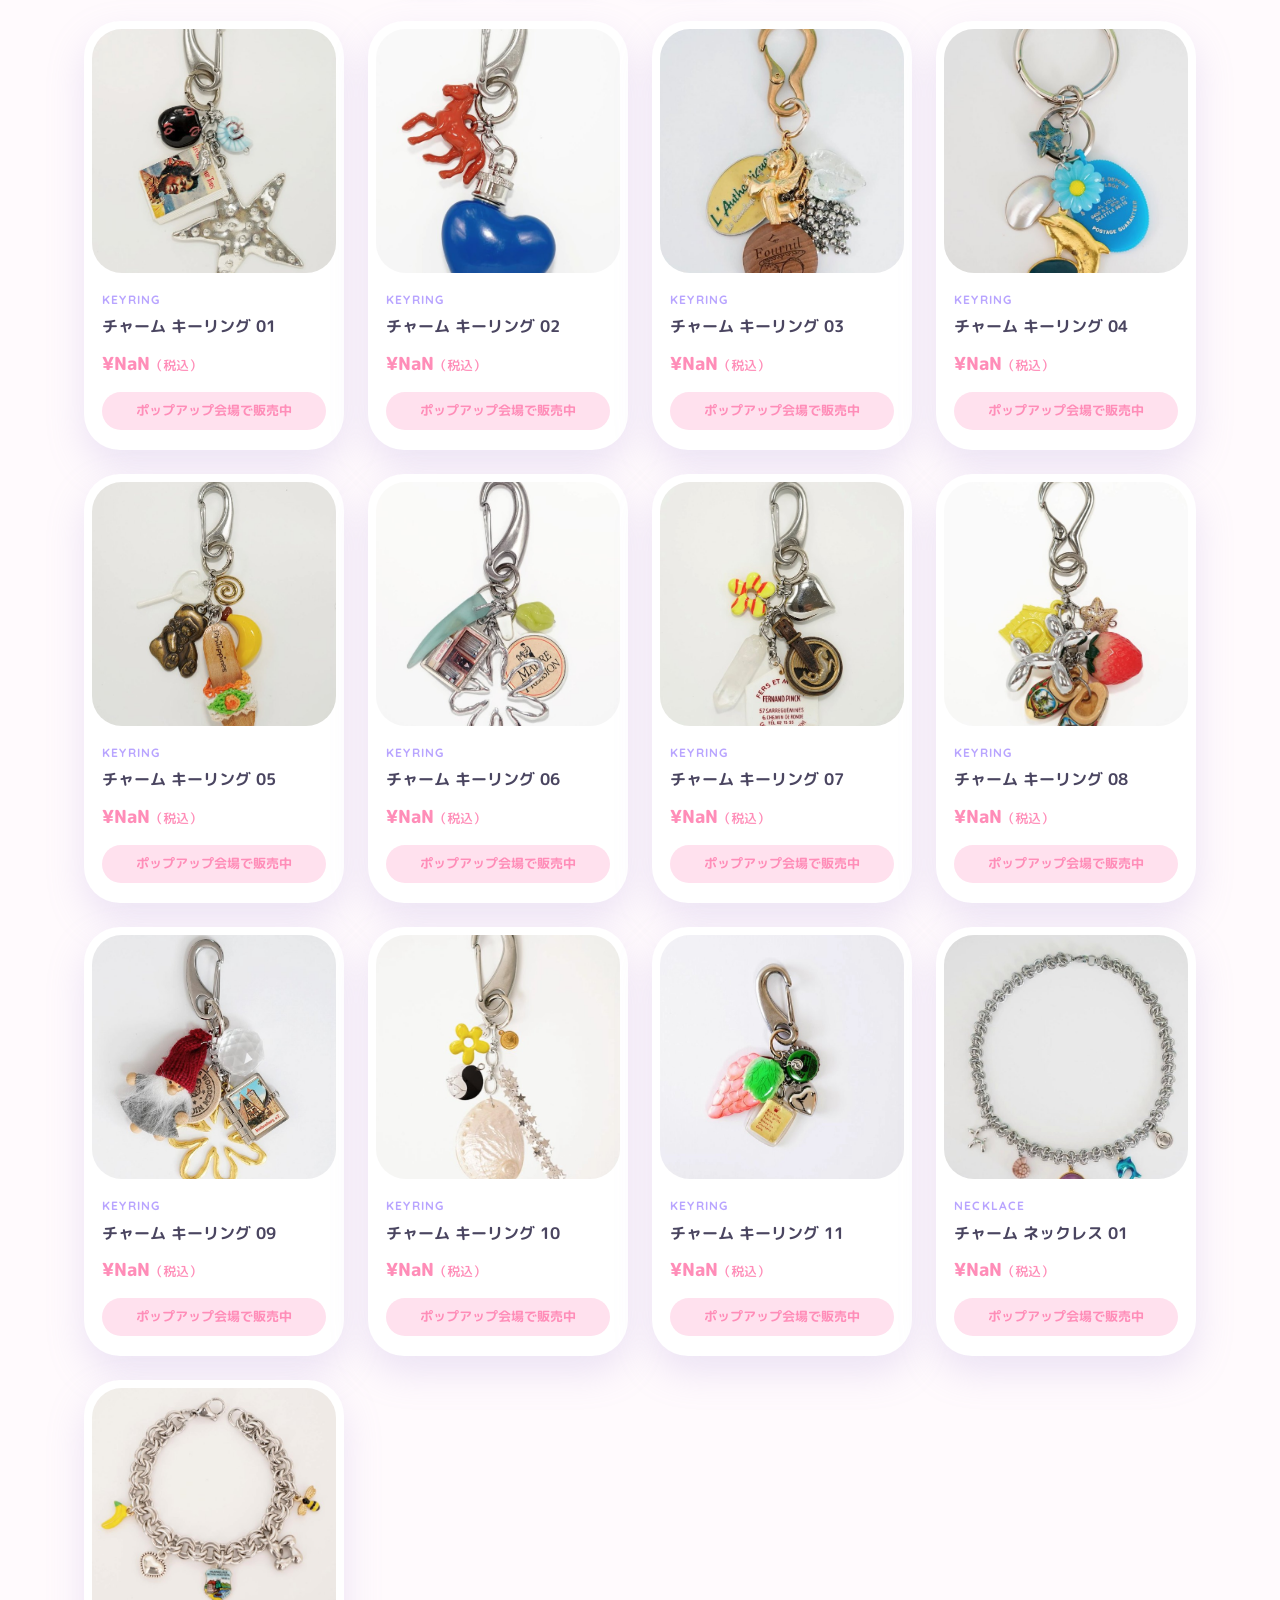
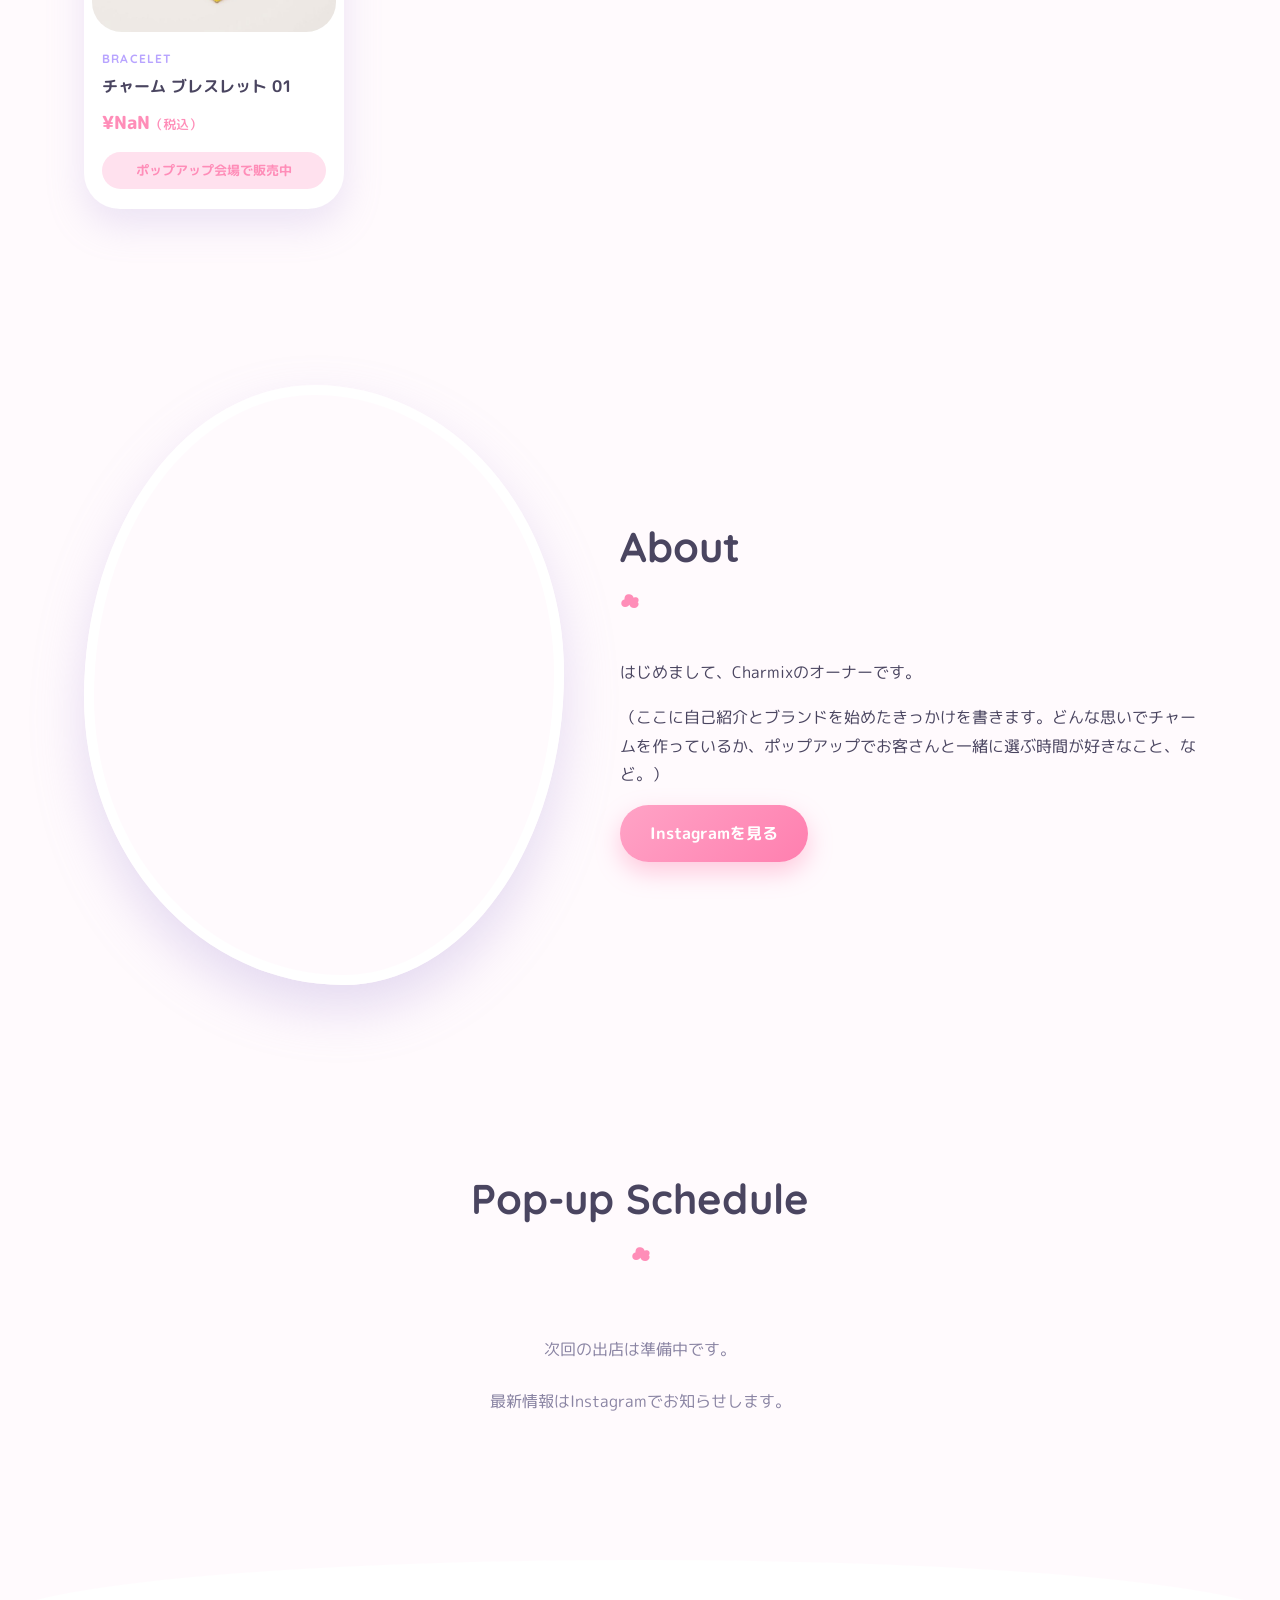
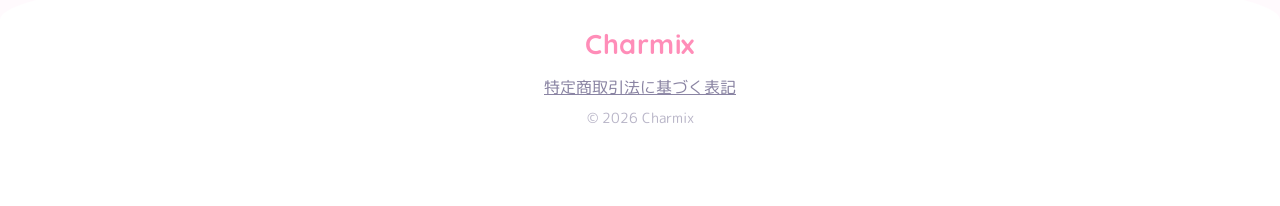
<file: designs/cloud/index.html>
<!doctype html>
<html lang="ja">
<head>
  <meta charset="utf-8">
  <meta name="viewport" content="width=device-width, initial-scale=1">
  <title>Charmix | Fluffy Cloud</title>
  <meta name="robots" content="noindex">
  <link rel="icon" href="../../favicon.svg" type="image/svg+xml">
  <link rel="preconnect" href="https://fonts.googleapis.com">
  <link rel="preconnect" href="https://fonts.gstatic.com" crossorigin>
  <link href="https://fonts.googleapis.com/css2?family=M+PLUS+Rounded+1c:wght@500;700;800&family=Quicksand:wght@500;700&display=swap" rel="stylesheet">
  <link rel="stylesheet" href="../base.css">
  <link rel="stylesheet" href="style.css">
</head>
<body class="t-cloud">
  <a class="design-tag" href="../">Design 02 · ふわふわ雲 ← 一覧</a>
  <header class="nav">
    <a href="#" class="logo">Charmix</a>
    <nav>
      <a href="#products">Items</a>
      <a href="#about">About</a>
      <a href="#events">Pop-up</a>
    </nav>
  </header>

  <section class="hero">
    <div class="hero-text">
      <p class="eyebrow">float on your favorite charms</p>
      <h1>選んで、つけて、<br><span class="nw"><span class="hl">自分だけ</span>のチャーム。</span></h1>
      <p class="lead">好きなチャームを選んで、キーリング・ネックレス・ブレスレットに。その日の気分で組み合わせる、ちいさな楽しさを。</p>
      <div class="hero-cta">
        <a href="#events" class="btn btn-primary">次のポップアップを見る</a>
        <a href="#products" class="btn btn-ghost">アイテム一覧</a>
      </div>
    </div>
    <div class="hero-art">
      <div class="ph-frame f0" data-hero="0"></div>
      <div class="ph-frame f1" data-hero="1"></div>
      <div class="ph-frame f2" data-hero="2"></div>
      <span class="d cl c1"></span><span class="d cl c2"></span><span class="d cl c3"></span><span class="d s1">✧</span><span class="d s2">✦</span><span class="d s3">♡</span>
    </div>
  </section>

  <div class="band" aria-hidden="true"><div class="band-track"><span>soft ☁︎ dreamy ☁︎ mix your charms ☁︎ pop-up ☁︎ soft ☁︎ dreamy ☁︎ mix your charms ☁︎ pop-up ☁︎ </span><span>soft ☁︎ dreamy ☁︎ mix your charms ☁︎ pop-up ☁︎ soft ☁︎ dreamy ☁︎ mix your charms ☁︎ pop-up ☁︎ </span></div></div>

  <section id="how" class="section how">
    <h2 class="section-title">How to Mix</h2>
    <ol class="steps">
      <li><span class="step-no">1</span><h3>ベースを選ぶ</h3><p>キーリング、ネックレス、ブレスレットから。</p></li>
      <li><span class="step-no">2</span><h3>チャームを選ぶ</h3><p>色も形もたくさん。好きなだけ組み合わせて。</p></li>
      <li><span class="step-no">3</span><h3>その場で完成</h3><p>会場ですぐに仕上げてお渡しします。</p></li>
    </ol>
  </section>

  <section id="products" class="section products">
    <h2 class="section-title">Items</h2>
    <div class="filters">
      <button class="chip active" data-filter="all">すべて</button>
      <button class="chip" data-filter="keyring">キーリング</button>
      <button class="chip" data-filter="necklace">ネックレス</button>
      <button class="chip" data-filter="bracelet">ブレスレット</button>
    </div>
    <div id="product-grid" class="grid"></div>
  </section>

  <section id="about" class="section about">
    <div class="about-photo" id="owner-photo"></div>
    <div class="about-text">
      <h2 class="section-title left">About</h2>
      <p>はじめまして、Charmixの<span id="owner-name">オーナー</span>です。</p>
      <p>（ここに自己紹介とブランドを始めたきっかけを書きます。どんな思いでチャームを作っているか、ポップアップでお客さんと一緒に選ぶ時間が好きなこと、など。）</p>
      <a id="ig-link" class="btn btn-primary" href="#" target="_blank" rel="noopener">Instagramを見る</a>
    </div>
  </section>

  <section id="events" class="section events">
    <h2 class="section-title">Pop-up Schedule</h2>
    <ul id="event-list" class="event-list"></ul>
    <p class="note">最新情報はInstagramでお知らせします。</p>
  </section>

  <footer class="footer">
    <p class="logo">Charmix</p>
    <p><a href="../../tokushoho.html">特定商取引法に基づく表記</a></p>
    <p class="copy">© <span id="year"></span> Charmix</p>
  </footer>

  <script>window.CHARMIX_BASE = "../../";</script>
  <script src="../../data.js"></script>
  <script src="../../main.js"></script>
</body>
</html>
</file>
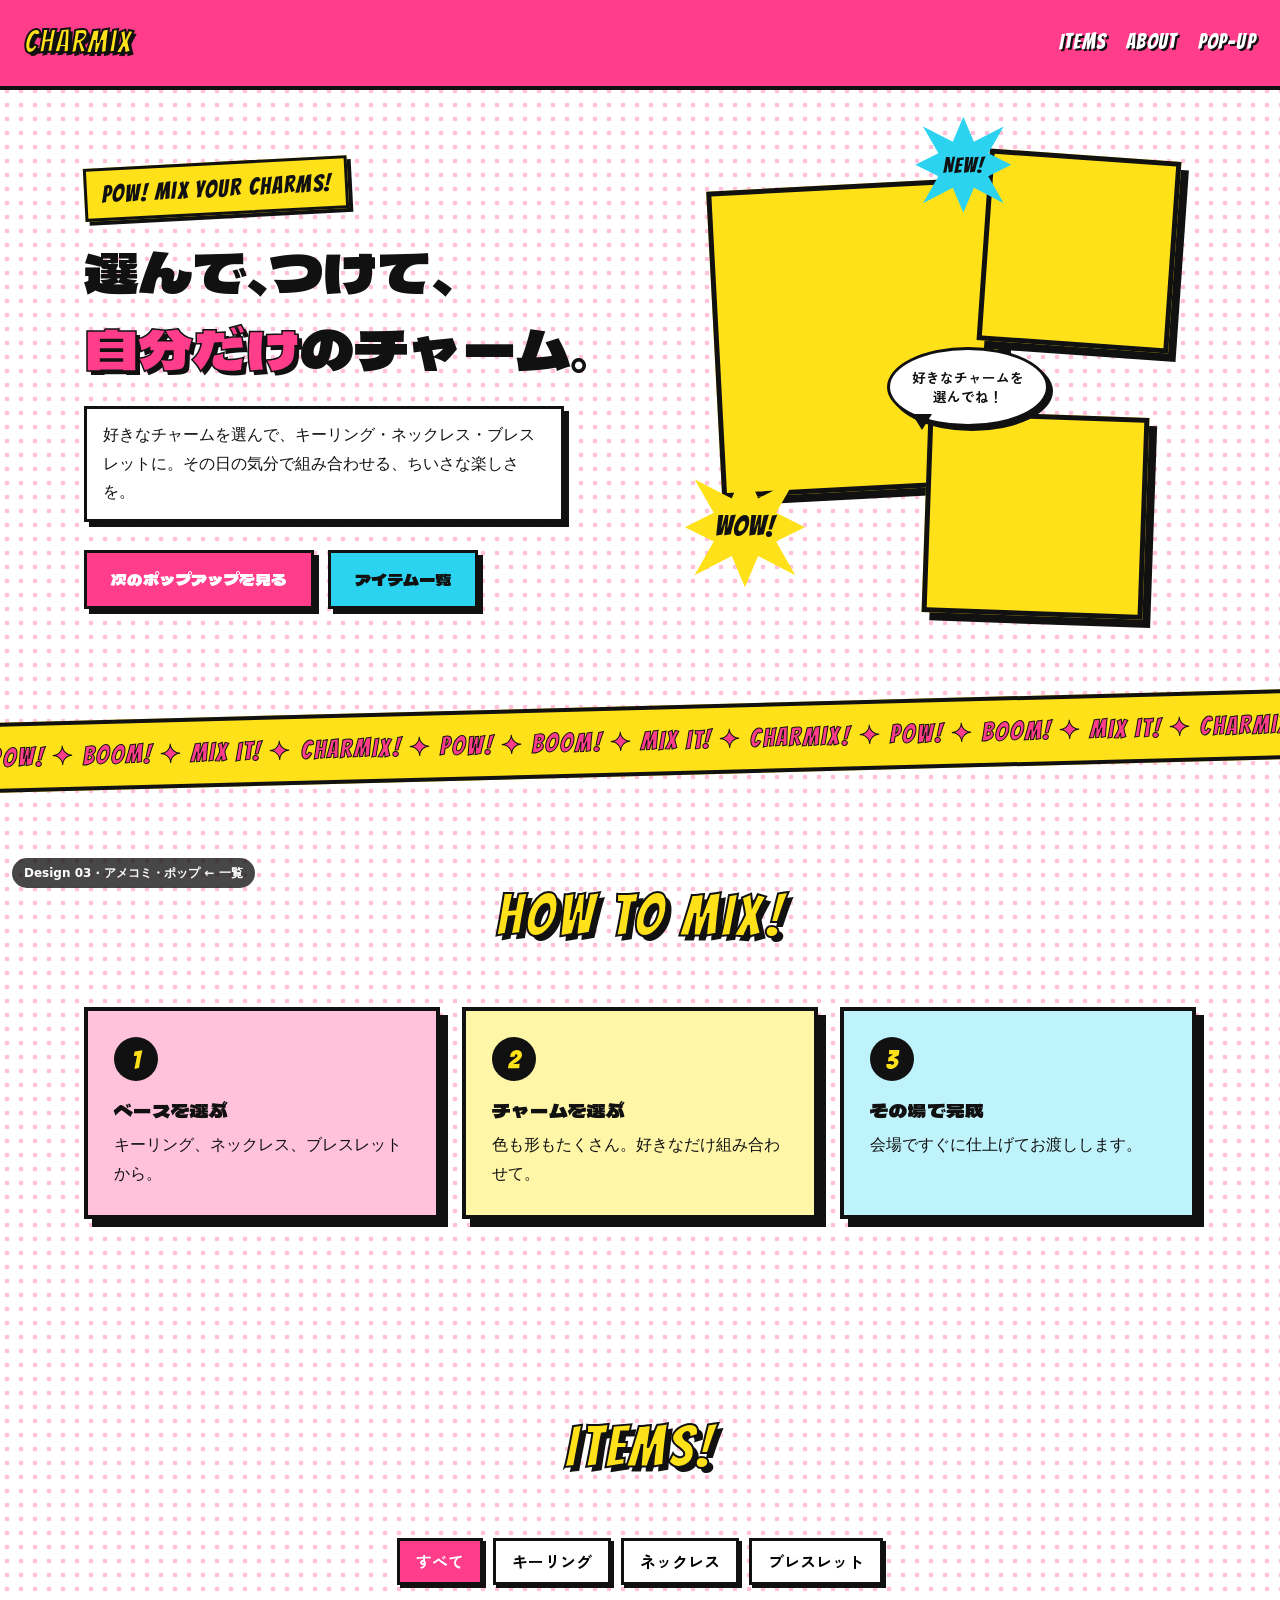
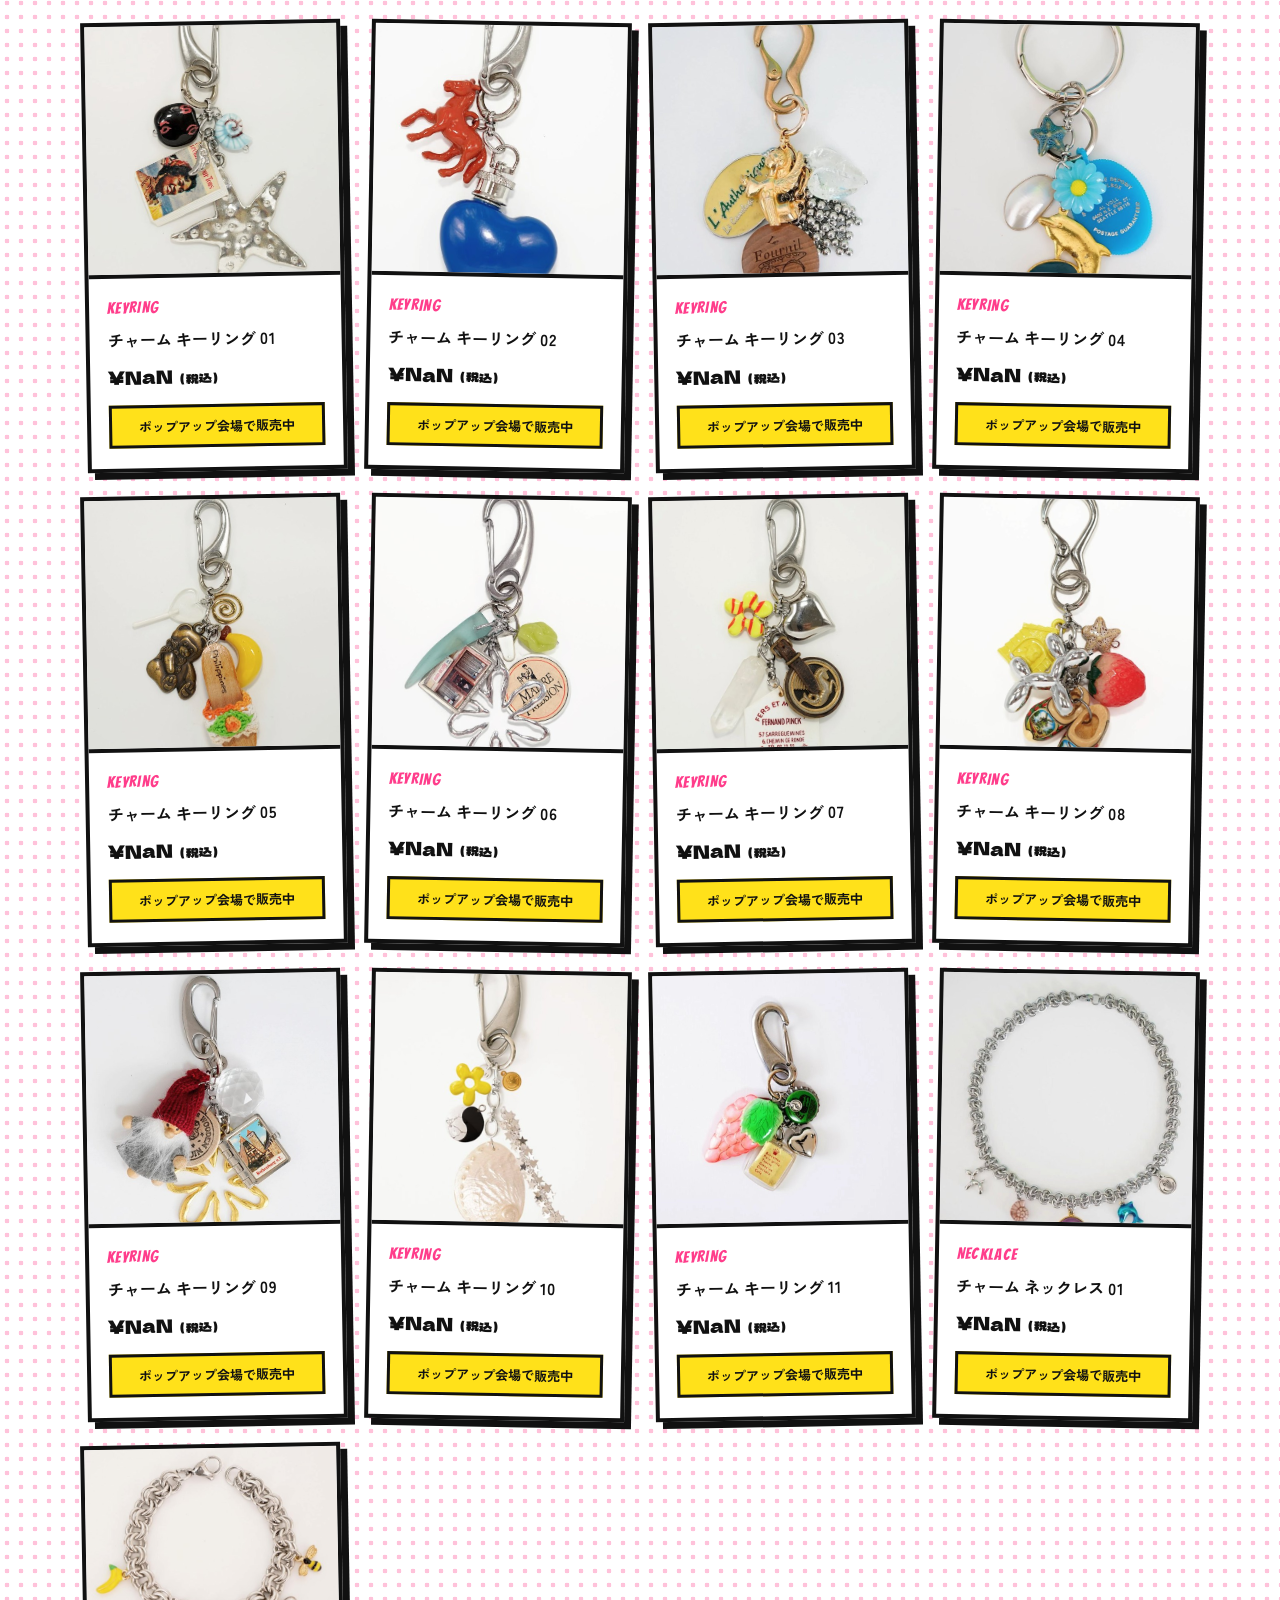
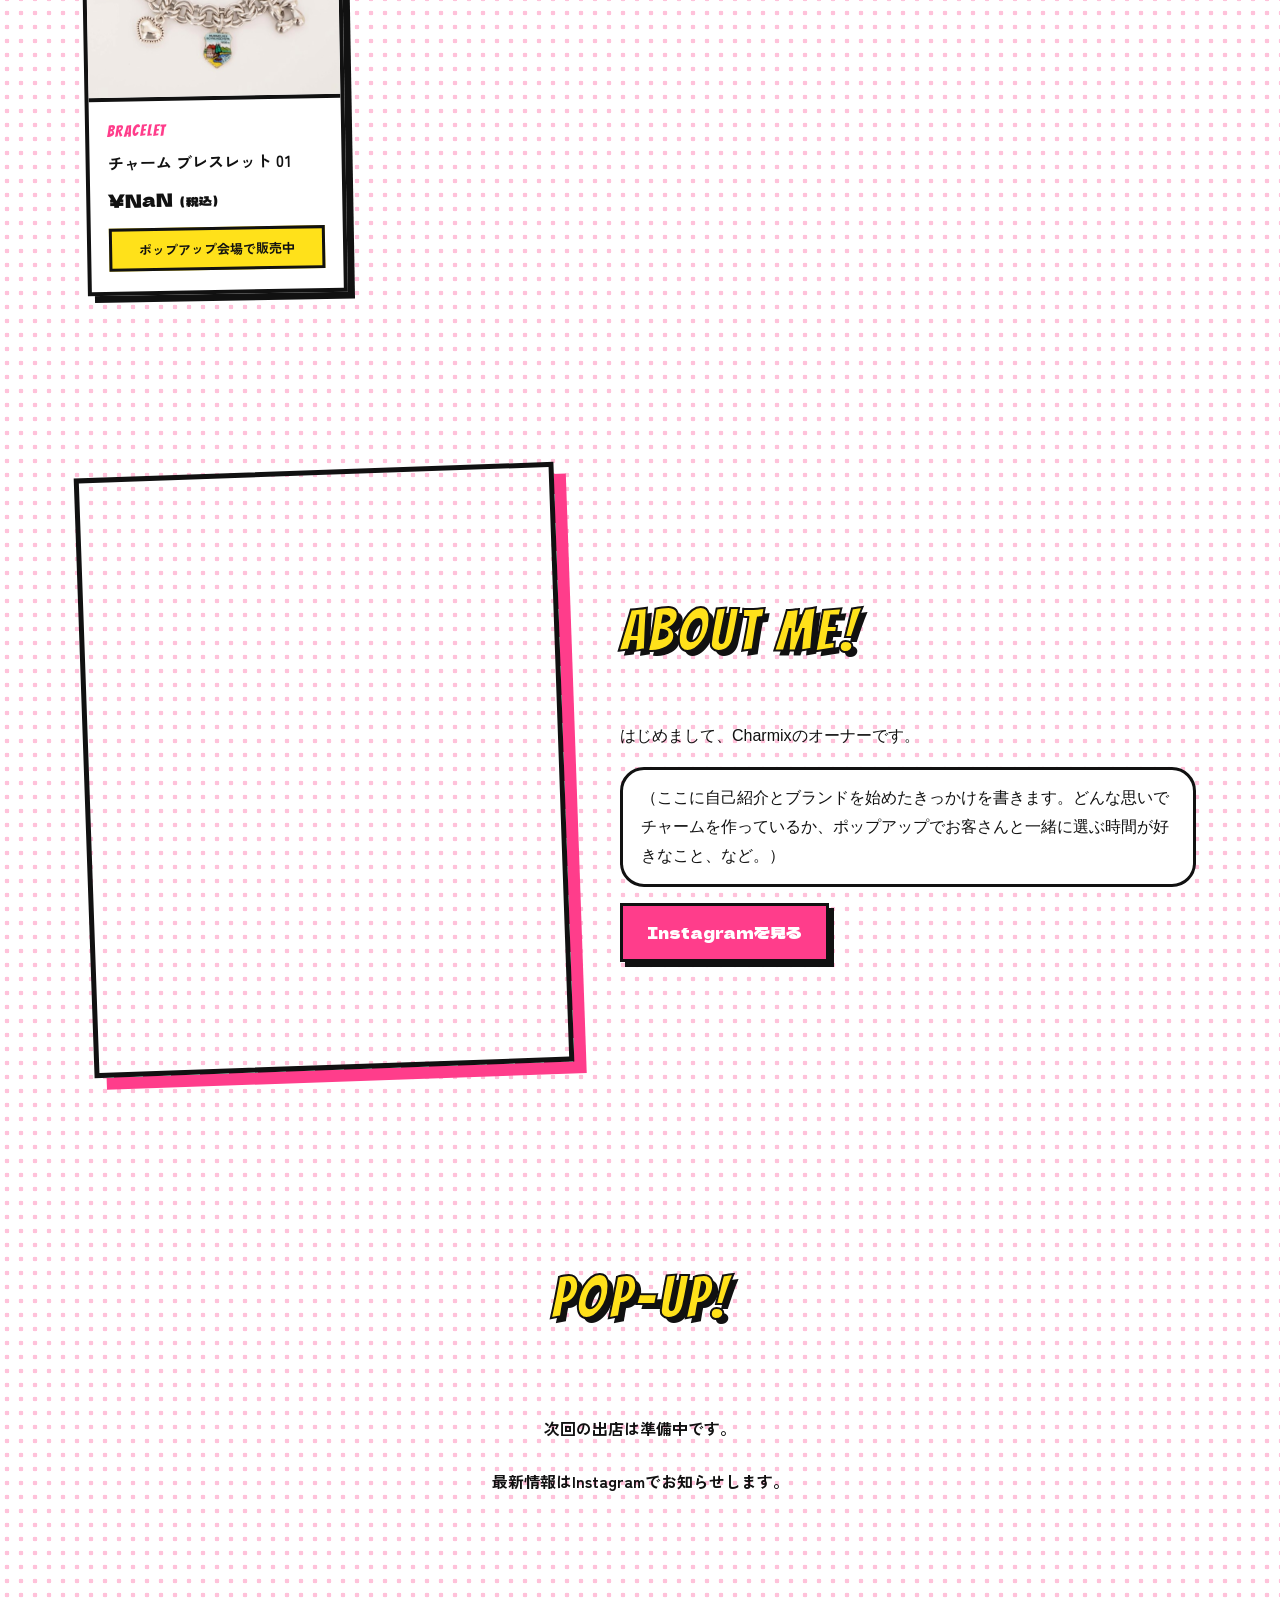
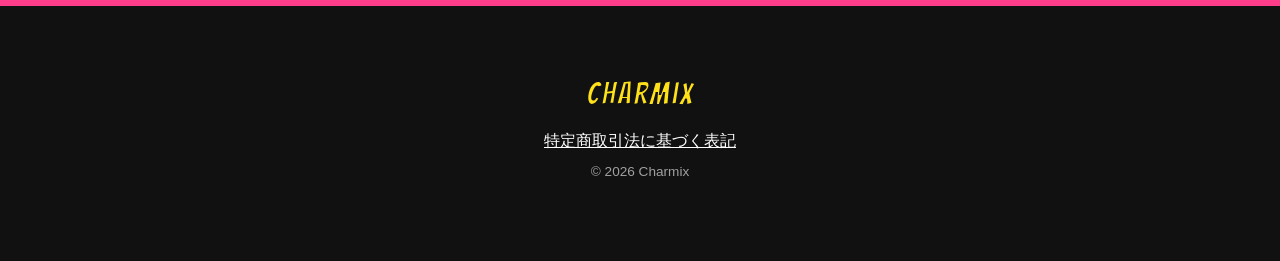
<file: designs/comic/index.html>
<!doctype html>
<html lang="ja">
<head>
  <meta charset="utf-8">
  <meta name="viewport" content="width=device-width, initial-scale=1">
  <title>Charmix | American Comic</title>
  <meta name="robots" content="noindex">
  <link rel="icon" href="../../favicon.svg" type="image/svg+xml">
  <link rel="preconnect" href="https://fonts.googleapis.com">
  <link rel="preconnect" href="https://fonts.gstatic.com" crossorigin>
  <link href="https://fonts.googleapis.com/css2?family=Bangers&family=Dela+Gothic+One&family=Zen+Kaku+Gothic+New:wght@500;700&display=swap" rel="stylesheet">
  <link rel="stylesheet" href="../base.css">
  <link rel="stylesheet" href="style.css">
</head>
<body class="t-comic">
  <a class="design-tag" href="../">Design 03 · アメコミ・ポップ ← 一覧</a>
  <header class="nav">
    <a href="#" class="logo">Charmix</a>
    <nav>
      <a href="#products">Items</a>
      <a href="#about">About</a>
      <a href="#events">Pop-up</a>
    </nav>
  </header>

  <section class="hero">
    <div class="hero-text">
      <p class="eyebrow">POW! MIX YOUR CHARMS!</p>
      <h1>選んで、つけて、<br><span class="nw"><span class="hl">自分だけ</span>のチャーム。</span></h1>
      <p class="lead">好きなチャームを選んで、キーリング・ネックレス・ブレスレットに。その日の気分で組み合わせる、ちいさな楽しさを。</p>
      <div class="hero-cta">
        <a href="#events" class="btn btn-primary">次のポップアップを見る</a>
        <a href="#products" class="btn btn-ghost">アイテム一覧</a>
      </div>
    </div>
    <div class="hero-art">
      <div class="ph-frame f0" data-hero="0"></div>
      <div class="ph-frame f1" data-hero="1"></div>
      <div class="ph-frame f2" data-hero="2"></div>
      <span class="d burst b1">WOW!</span><span class="d burst b2">NEW!</span><span class="d bubble">好きなチャームを<br>選んでね！</span>
    </div>
  </section>

  <div class="band" aria-hidden="true"><div class="band-track"><span>POW! ✦ BOOM! ✦ MIX IT! ✦ CHARMIX! ✦ POW! ✦ BOOM! ✦ MIX IT! ✦ CHARMIX! ✦ </span><span>POW! ✦ BOOM! ✦ MIX IT! ✦ CHARMIX! ✦ POW! ✦ BOOM! ✦ MIX IT! ✦ CHARMIX! ✦ </span></div></div>

  <section id="how" class="section how">
    <h2 class="section-title">HOW TO MIX!</h2>
    <ol class="steps">
      <li><span class="step-no">1</span><h3>ベースを選ぶ</h3><p>キーリング、ネックレス、ブレスレットから。</p></li>
      <li><span class="step-no">2</span><h3>チャームを選ぶ</h3><p>色も形もたくさん。好きなだけ組み合わせて。</p></li>
      <li><span class="step-no">3</span><h3>その場で完成</h3><p>会場ですぐに仕上げてお渡しします。</p></li>
    </ol>
  </section>

  <section id="products" class="section products">
    <h2 class="section-title">ITEMS!</h2>
    <div class="filters">
      <button class="chip active" data-filter="all">すべて</button>
      <button class="chip" data-filter="keyring">キーリング</button>
      <button class="chip" data-filter="necklace">ネックレス</button>
      <button class="chip" data-filter="bracelet">ブレスレット</button>
    </div>
    <div id="product-grid" class="grid"></div>
  </section>

  <section id="about" class="section about">
    <div class="about-photo" id="owner-photo"></div>
    <div class="about-text">
      <h2 class="section-title left">ABOUT ME!</h2>
      <p>はじめまして、Charmixの<span id="owner-name">オーナー</span>です。</p>
      <p>（ここに自己紹介とブランドを始めたきっかけを書きます。どんな思いでチャームを作っているか、ポップアップでお客さんと一緒に選ぶ時間が好きなこと、など。）</p>
      <a id="ig-link" class="btn btn-primary" href="#" target="_blank" rel="noopener">Instagramを見る</a>
    </div>
  </section>

  <section id="events" class="section events">
    <h2 class="section-title">POP-UP!</h2>
    <ul id="event-list" class="event-list"></ul>
    <p class="note">最新情報はInstagramでお知らせします。</p>
  </section>

  <footer class="footer">
    <p class="logo">Charmix</p>
    <p><a href="../../tokushoho.html">特定商取引法に基づく表記</a></p>
    <p class="copy">© <span id="year"></span> Charmix</p>
  </footer>

  <script>window.CHARMIX_BASE = "../../";</script>
  <script src="../../data.js"></script>
  <script src="../../main.js"></script>
</body>
</html>
</file>
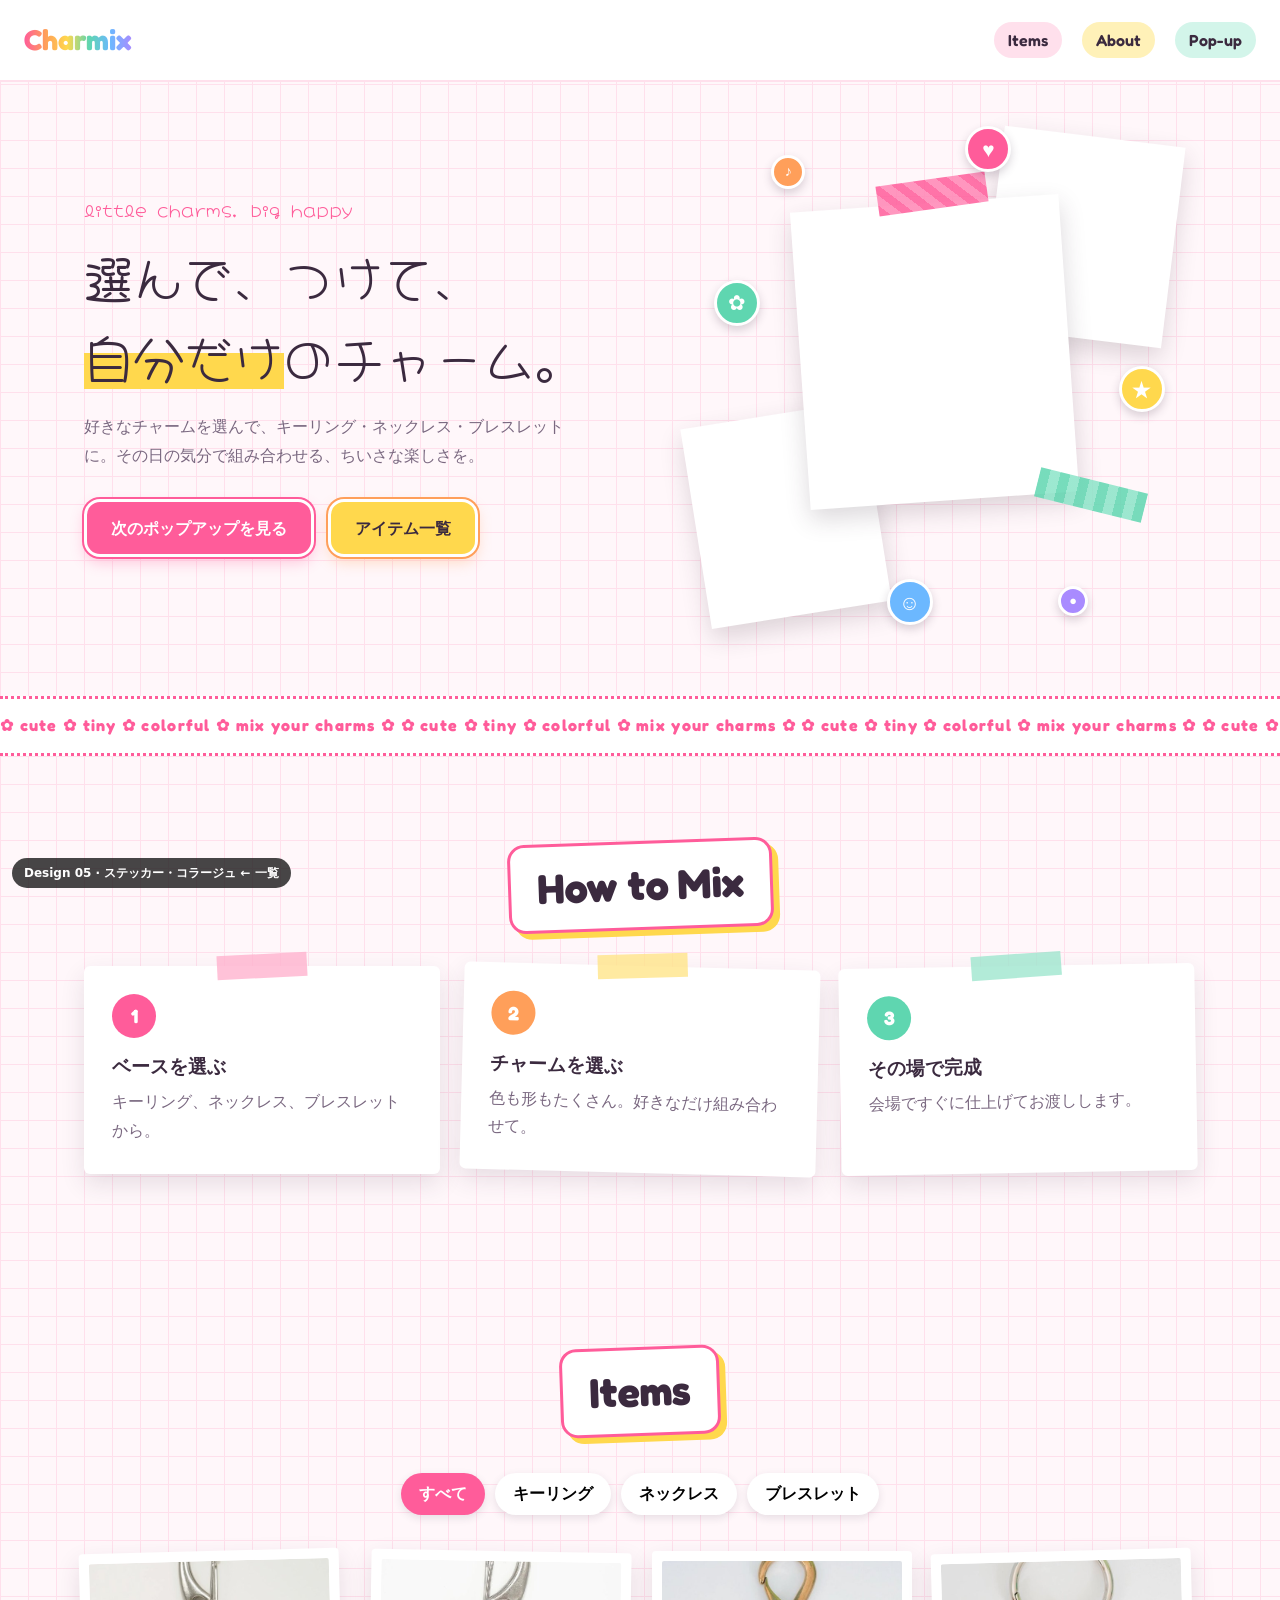
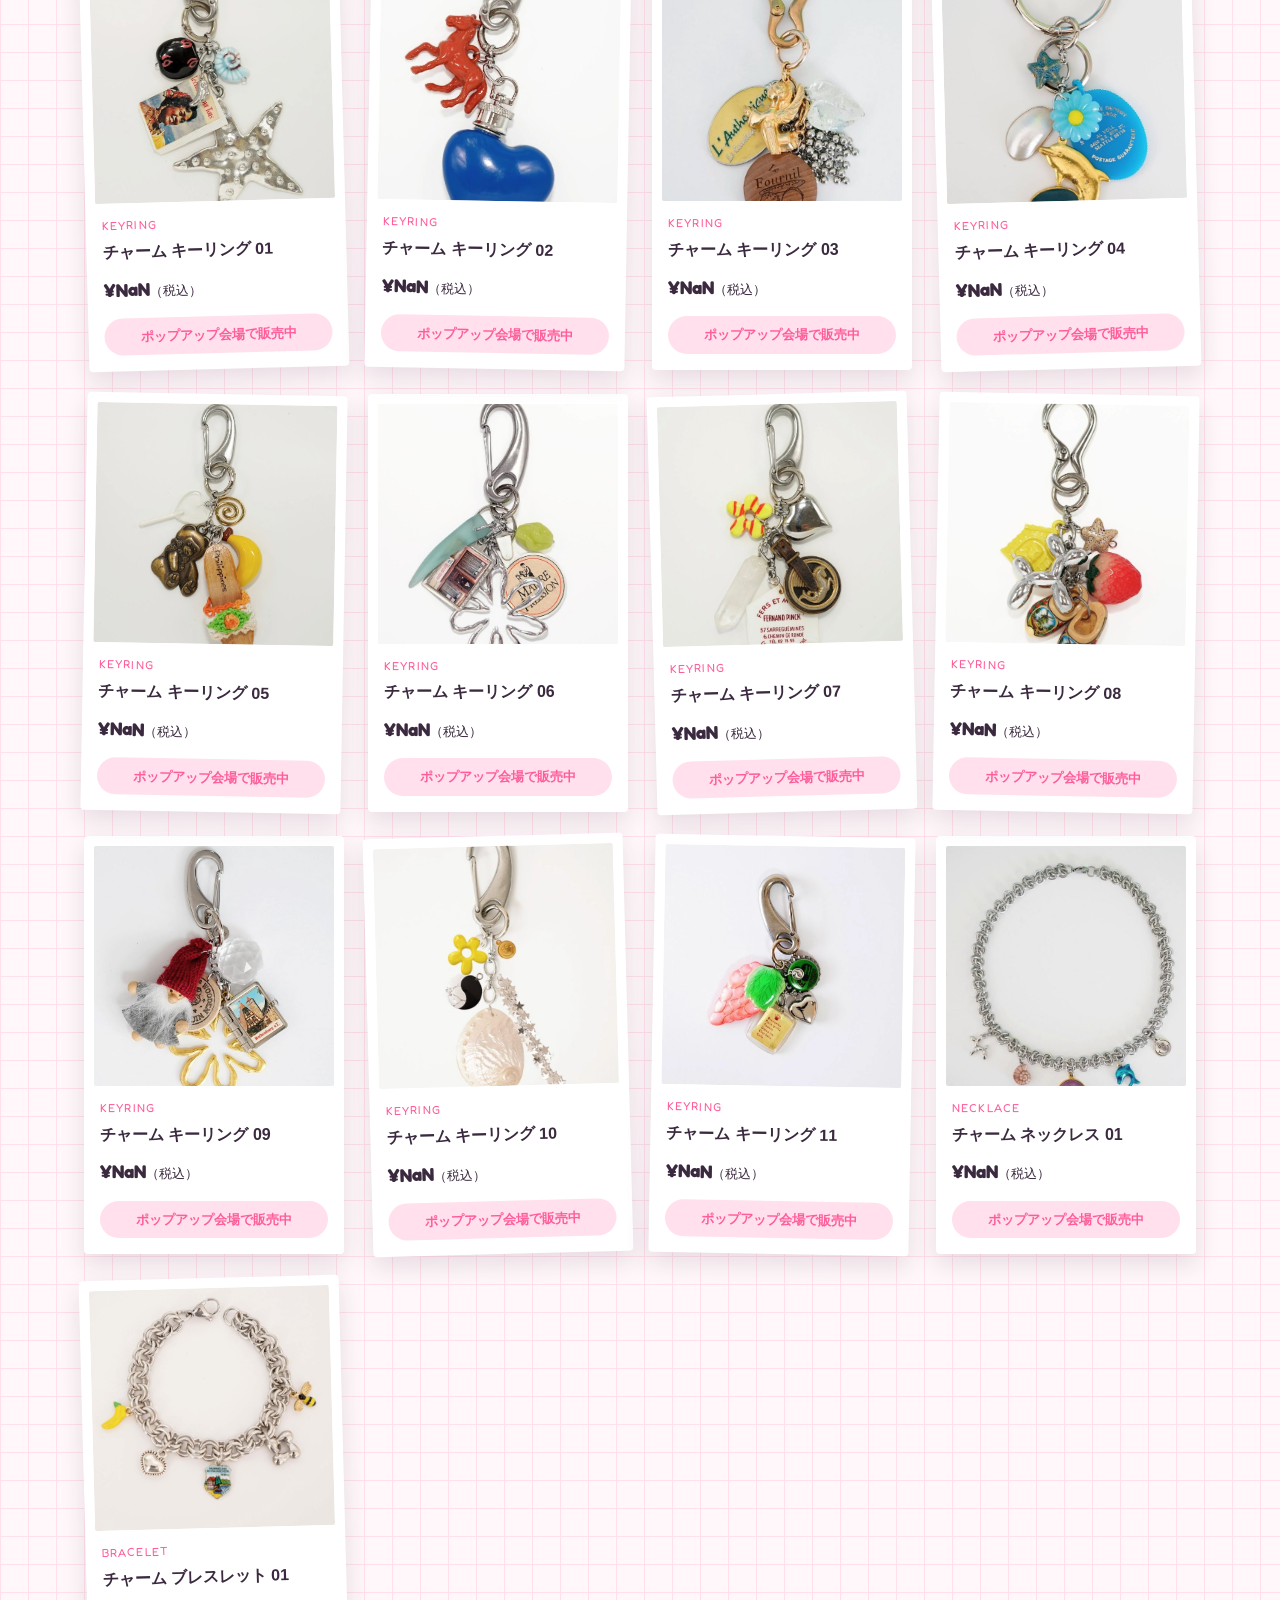
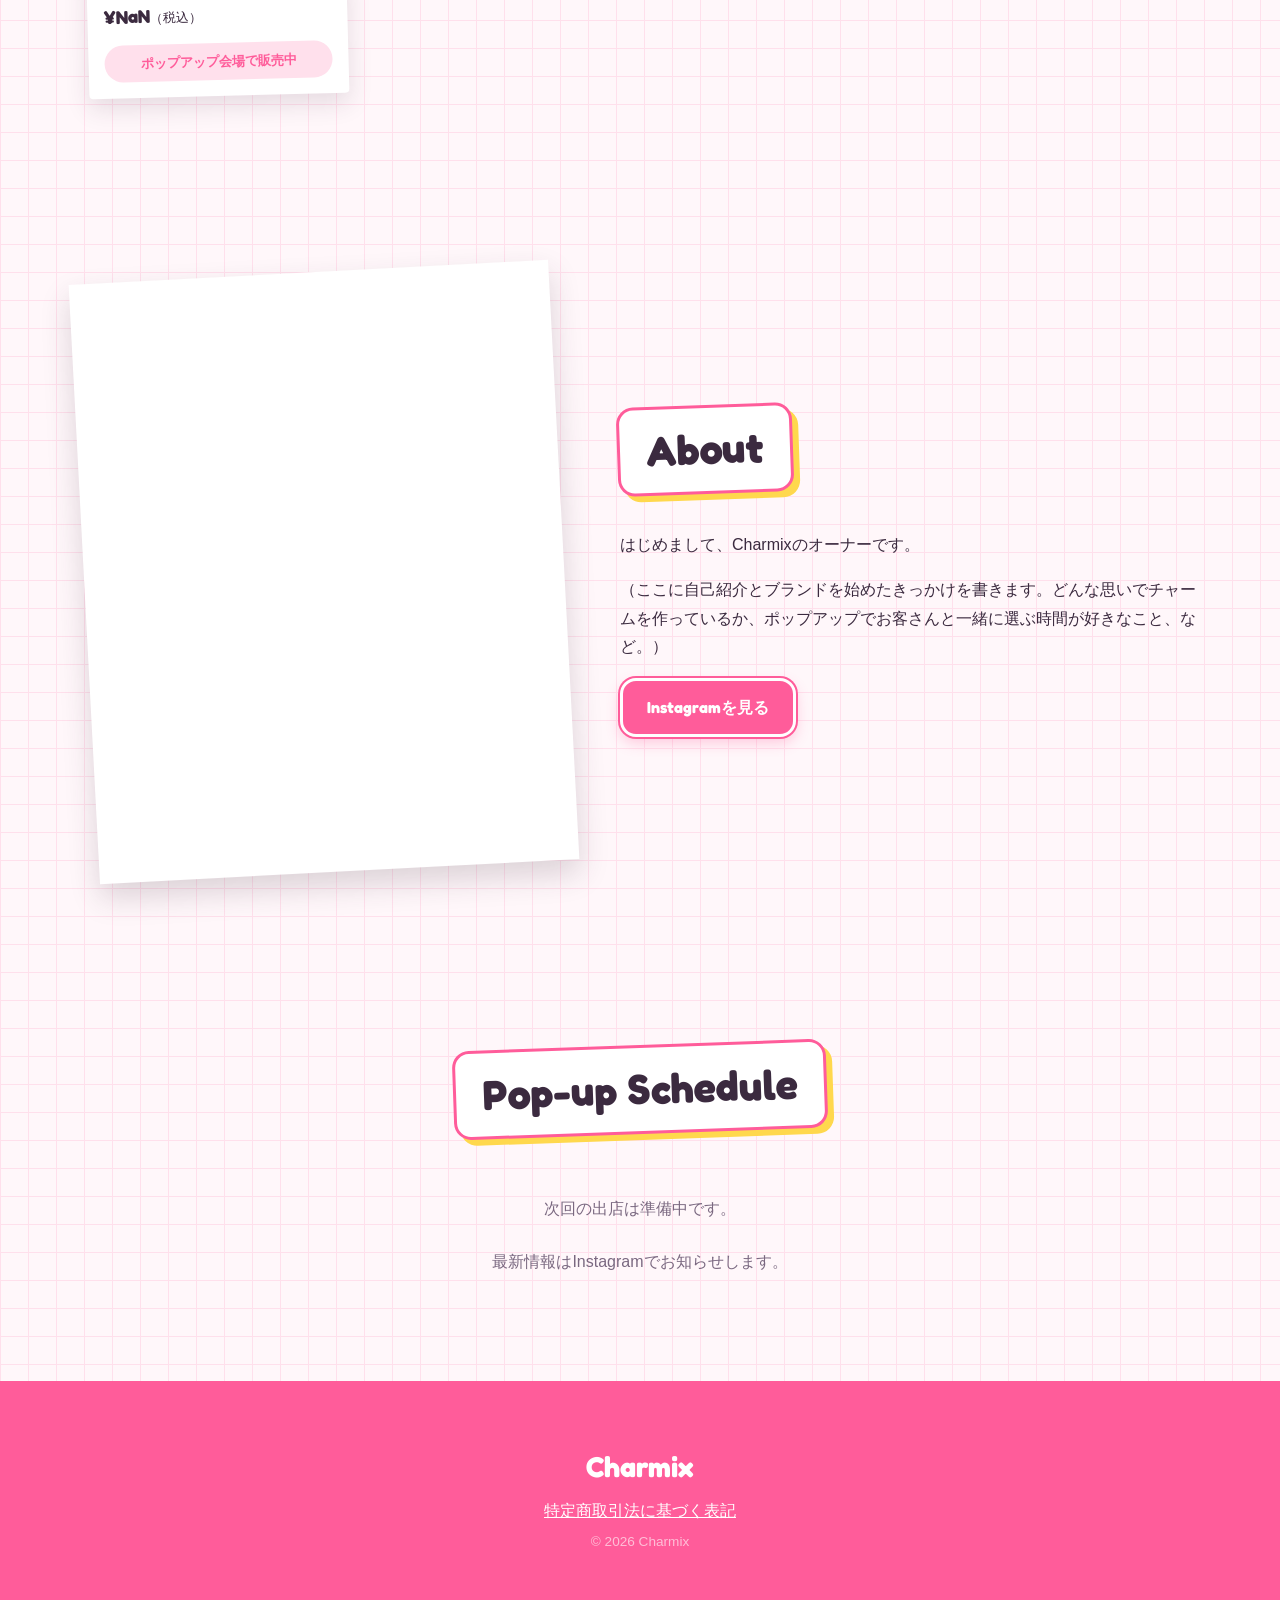
<file: designs/sticker/index.html>
<!doctype html>
<html lang="ja">
<head>
  <meta charset="utf-8">
  <meta name="viewport" content="width=device-width, initial-scale=1">
  <title>Charmix | Sticker Collage</title>
  <meta name="robots" content="noindex">
  <link rel="icon" href="../../favicon.svg" type="image/svg+xml">
  <link rel="preconnect" href="https://fonts.googleapis.com">
  <link rel="preconnect" href="https://fonts.gstatic.com" crossorigin>
  <link href="https://fonts.googleapis.com/css2?family=Fredoka:wght@500;600;700&family=Hachi+Maru+Pop&family=Zen+Maru+Gothic:wght@500;700&display=swap" rel="stylesheet">
  <link rel="stylesheet" href="../base.css">
  <link rel="stylesheet" href="style.css">
</head>
<body class="t-sticker">
  <a class="design-tag" href="../">Design 05 · ステッカー・コラージュ ← 一覧</a>
  <header class="nav">
    <a href="#" class="logo">Charmix</a>
    <nav>
      <a href="#products">Items</a>
      <a href="#about">About</a>
      <a href="#events">Pop-up</a>
    </nav>
  </header>

  <section class="hero">
    <div class="hero-text">
      <p class="eyebrow">little charms, big happy</p>
      <h1>選んで、つけて、<br><span class="nw"><span class="hl">自分だけ</span>のチャーム。</span></h1>
      <p class="lead">好きなチャームを選んで、キーリング・ネックレス・ブレスレットに。その日の気分で組み合わせる、ちいさな楽しさを。</p>
      <div class="hero-cta">
        <a href="#events" class="btn btn-primary">次のポップアップを見る</a>
        <a href="#products" class="btn btn-ghost">アイテム一覧</a>
      </div>
    </div>
    <div class="hero-art">
      <div class="ph-frame f0" data-hero="0"></div>
      <div class="ph-frame f1" data-hero="1"></div>
      <div class="ph-frame f2" data-hero="2"></div>
      <span class="d tape t1"></span><span class="d tape t2"></span><span class="d st st1">♥</span><span class="d st st2">✿</span><span class="d st st3">★</span><span class="d st st4">☺</span><span class="d st st5">●</span><span class="d st st6">♪</span>
    </div>
  </section>

  <div class="band" aria-hidden="true"><div class="band-track"><span>✿ cute ✿ tiny ✿ colorful ✿ mix your charms ✿ ✿ cute ✿ tiny ✿ colorful ✿ mix your charms ✿ </span><span>✿ cute ✿ tiny ✿ colorful ✿ mix your charms ✿ ✿ cute ✿ tiny ✿ colorful ✿ mix your charms ✿ </span></div></div>

  <section id="how" class="section how">
    <h2 class="section-title">How to Mix</h2>
    <ol class="steps">
      <li><span class="step-no">1</span><h3>ベースを選ぶ</h3><p>キーリング、ネックレス、ブレスレットから。</p></li>
      <li><span class="step-no">2</span><h3>チャームを選ぶ</h3><p>色も形もたくさん。好きなだけ組み合わせて。</p></li>
      <li><span class="step-no">3</span><h3>その場で完成</h3><p>会場ですぐに仕上げてお渡しします。</p></li>
    </ol>
  </section>

  <section id="products" class="section products">
    <h2 class="section-title">Items</h2>
    <div class="filters">
      <button class="chip active" data-filter="all">すべて</button>
      <button class="chip" data-filter="keyring">キーリング</button>
      <button class="chip" data-filter="necklace">ネックレス</button>
      <button class="chip" data-filter="bracelet">ブレスレット</button>
    </div>
    <div id="product-grid" class="grid"></div>
  </section>

  <section id="about" class="section about">
    <div class="about-photo" id="owner-photo"></div>
    <div class="about-text">
      <h2 class="section-title left">About</h2>
      <p>はじめまして、Charmixの<span id="owner-name">オーナー</span>です。</p>
      <p>（ここに自己紹介とブランドを始めたきっかけを書きます。どんな思いでチャームを作っているか、ポップアップでお客さんと一緒に選ぶ時間が好きなこと、など。）</p>
      <a id="ig-link" class="btn btn-primary" href="#" target="_blank" rel="noopener">Instagramを見る</a>
    </div>
  </section>

  <section id="events" class="section events">
    <h2 class="section-title">Pop-up Schedule</h2>
    <ul id="event-list" class="event-list"></ul>
    <p class="note">最新情報はInstagramでお知らせします。</p>
  </section>

  <footer class="footer">
    <p class="logo">Charmix</p>
    <p><a href="../../tokushoho.html">特定商取引法に基づく表記</a></p>
    <p class="copy">© <span id="year"></span> Charmix</p>
  </footer>

  <script>window.CHARMIX_BASE = "../../";</script>
  <script src="../../data.js"></script>
  <script src="../../main.js"></script>
</body>
</html>
</file>
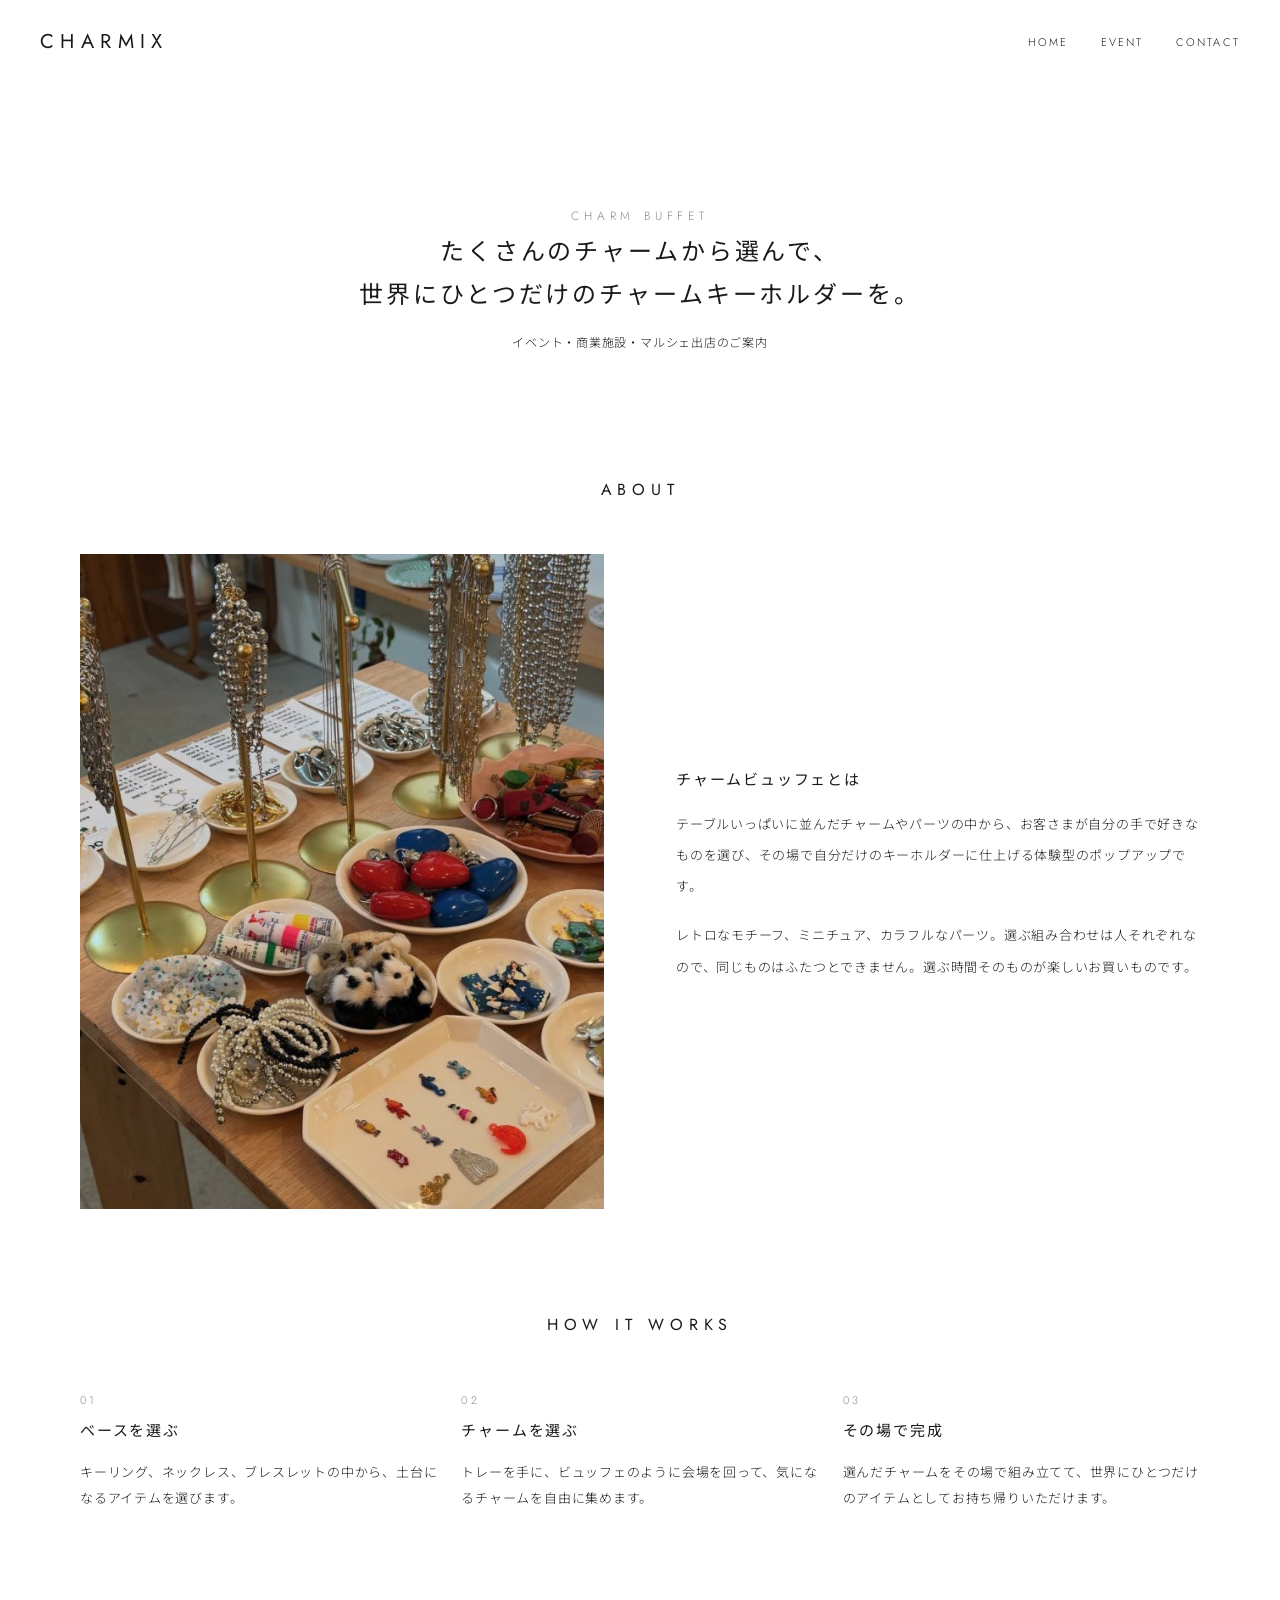
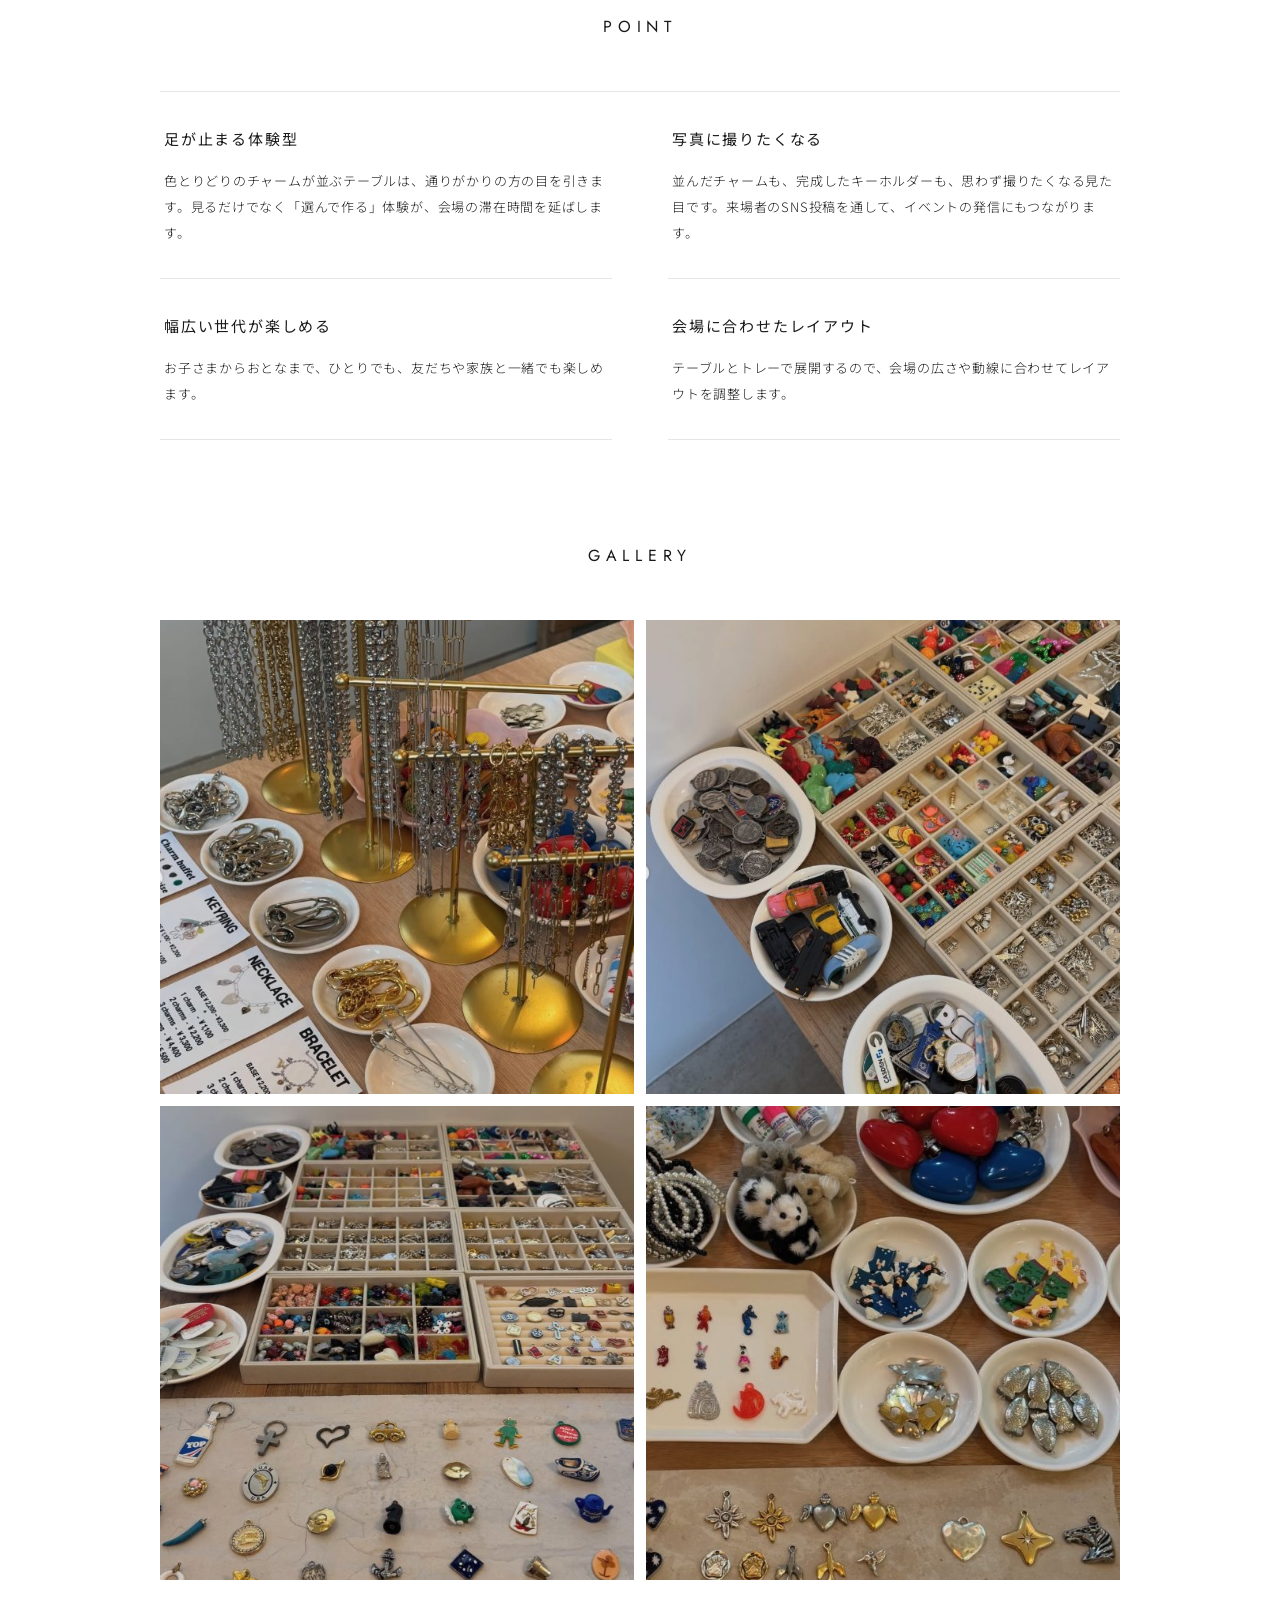
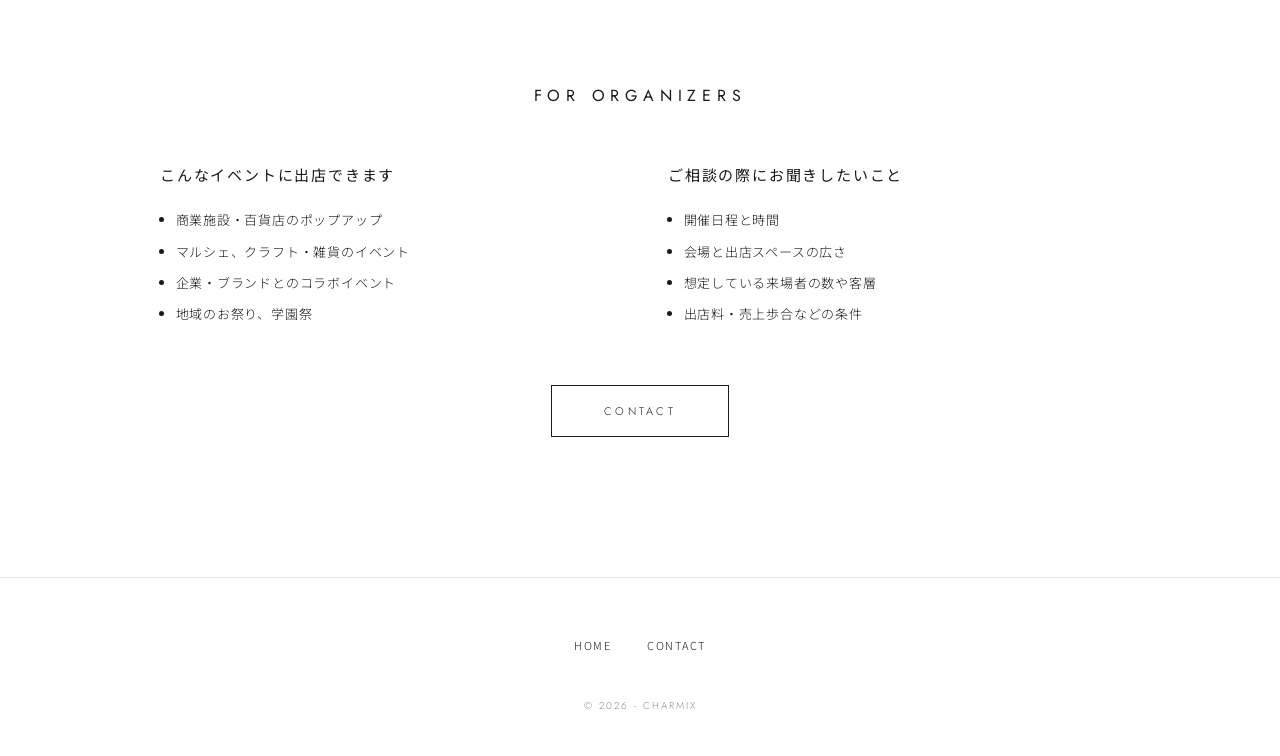
<file: event.html>
<!doctype html>
<html lang="ja">
<head>
  <meta charset="utf-8">
  <meta name="viewport" content="width=device-width, initial-scale=1">
  <title>CHARM BUFFET | CHARMIX</title>
  <meta name="description" content="たくさんのチャームから自分で選んで、世界にひとつだけのチャームキーホルダーを作る。CHARMIXのチャームビュッフェ出店のご案内。">
  <link rel="icon" href="favicon.svg" type="image/svg+xml">
  <link rel="preconnect" href="https://fonts.googleapis.com">
  <link rel="preconnect" href="https://fonts.gstatic.com" crossorigin>
  <link href="https://fonts.googleapis.com/css2?family=Jost:wght@300;400;500&family=Noto+Sans+JP:wght@300;400&display=swap" rel="stylesheet">
  <link rel="stylesheet" href="assets/site.css">
</head>
<body>
  <header class="header">
    <a href="index.html" class="logo">CHARMIX</a>
    <button class="menu-toggle" aria-label="Menu" aria-expanded="false"><span></span><span></span></button>
    <nav class="nav">
      <a href="index.html">HOME</a>
      <a href="event.html">EVENT</a>
      <a class="js-contact" href="mailto:spmdrk0118@gmail.com">CONTACT</a>
    </nav>
  </header>

  <section class="ev-hero">
    <div class="ev-hero-text">
      <p class="eyebrow">CHARM BUFFET</p>
      <h1>たくさんのチャームから選んで、<br>世界にひとつだけの<br class="sp">チャームキーホルダーを。</h1>
      <p>イベント・商業施設・マルシェ出店のご案内</p>
    </div>
  </section>

  <section class="block ev-about">
    <h2 class="title">ABOUT</h2>
    <div class="ev-split">
      <div class="ev-img"><img src="images/event-02.jpg" alt="器に並んだチャーム" loading="lazy"></div>
      <div class="ev-text">
        <h3>チャームビュッフェとは</h3>
        <p>テーブルいっぱいに並んだチャームやパーツの中から、お客さまが自分の手で好きなものを選び、その場で自分だけのキーホルダーに仕上げる体験型のポップアップです。</p>
        <p>レトロなモチーフ、ミニチュア、カラフルなパーツ。選ぶ組み合わせは人それぞれなので、同じものはふたつとできません。選ぶ時間そのものが楽しいお買いものです。</p>
      </div>
    </div>
  </section>

  <section class="block">
    <h2 class="title">HOW IT WORKS</h2>
    <ol class="ev-steps">
      <li>
        <p class="no">01</p>
        <h3>ベースを選ぶ</h3>
        <p>キーリング、ネックレス、ブレスレットの中から、土台になるアイテムを選びます。</p>
      </li>
      <li>
        <p class="no">02</p>
        <h3>チャームを選ぶ</h3>
        <p>トレーを手に、ビュッフェのように会場を回って、気になるチャームを自由に集めます。</p>
      </li>
      <li>
        <p class="no">03</p>
        <h3>その場で完成</h3>
        <p>選んだチャームをその場で組み立てて、世界にひとつだけのアイテムとしてお持ち帰りいただけます。</p>
      </li>
    </ol>
  </section>

  <section class="block">
    <h2 class="title">POINT</h2>
    <ul class="ev-points">
      <li><h3>足が止まる体験型</h3><p>色とりどりのチャームが並ぶテーブルは、通りがかりの方の目を引きます。見るだけでなく「選んで作る」体験が、会場の滞在時間を延ばします。</p></li>
      <li><h3>写真に撮りたくなる</h3><p>並んだチャームも、完成したキーホルダーも、思わず撮りたくなる見た目です。来場者のSNS投稿を通して、イベントの発信にもつながります。</p></li>
      <li><h3>幅広い世代が楽しめる</h3><p>お子さまからおとなまで、ひとりでも、友だちや家族と一緒でも楽しめます。</p></li>
      <li><h3>会場に合わせたレイアウト</h3><p>テーブルとトレーで展開するので、会場の広さや動線に合わせてレイアウトを調整します。</p></li>
    </ul>
  </section>

  <section class="block">
    <h2 class="title">GALLERY</h2>
    <div class="ev-gallery">
      <img src="images/event-03.jpg" alt="アクセサリーのディスプレイ" loading="lazy">
      <img src="images/event-04.jpg" alt="仕切りトレーに並ぶチャーム" loading="lazy">
      <img src="images/event-05.jpg" alt="チャームが並んだテーブル" loading="lazy">
      <img src="images/event-06.jpg" alt="器ごとに分けたチャーム" loading="lazy">
    </div>
  </section>

  <section class="block">
    <h2 class="title">FOR ORGANIZERS</h2>
    <div class="ev-org">
      <div>
        <h3>こんなイベントに出店できます</h3>
        <ul>
          <li>商業施設・百貨店のポップアップ</li>
          <li>マルシェ、クラフト・雑貨のイベント</li>
          <li>企業・ブランドとのコラボイベント</li>
          <li>地域のお祭り、学園祭</li>
        </ul>
      </div>
      <div>
        <h3>ご相談の際にお聞きしたいこと</h3>
        <ul>
          <li>開催日程と時間</li>
          <li>会場と出店スペースの広さ</li>
          <li>想定している来場者の数や客層</li>
          <li>出店料・売上歩合などの条件</li>
        </ul>
      </div>
    </div>
    <p class="more"><a class="js-contact" href="mailto:spmdrk0118@gmail.com">CONTACT</a></p>
  </section>

  <footer class="footer">
    <nav class="foot-nav">
      <a href="index.html">HOME</a>
      <a class="js-contact" href="mailto:spmdrk0118@gmail.com">CONTACT</a>
    </nav>
    <p class="copy">© <span id="year"></span> - CHARMIX</p>
  </footer>

  <script src="data.js"></script>
  <script src="assets/site.js"></script>
</body>
</html>
</file>
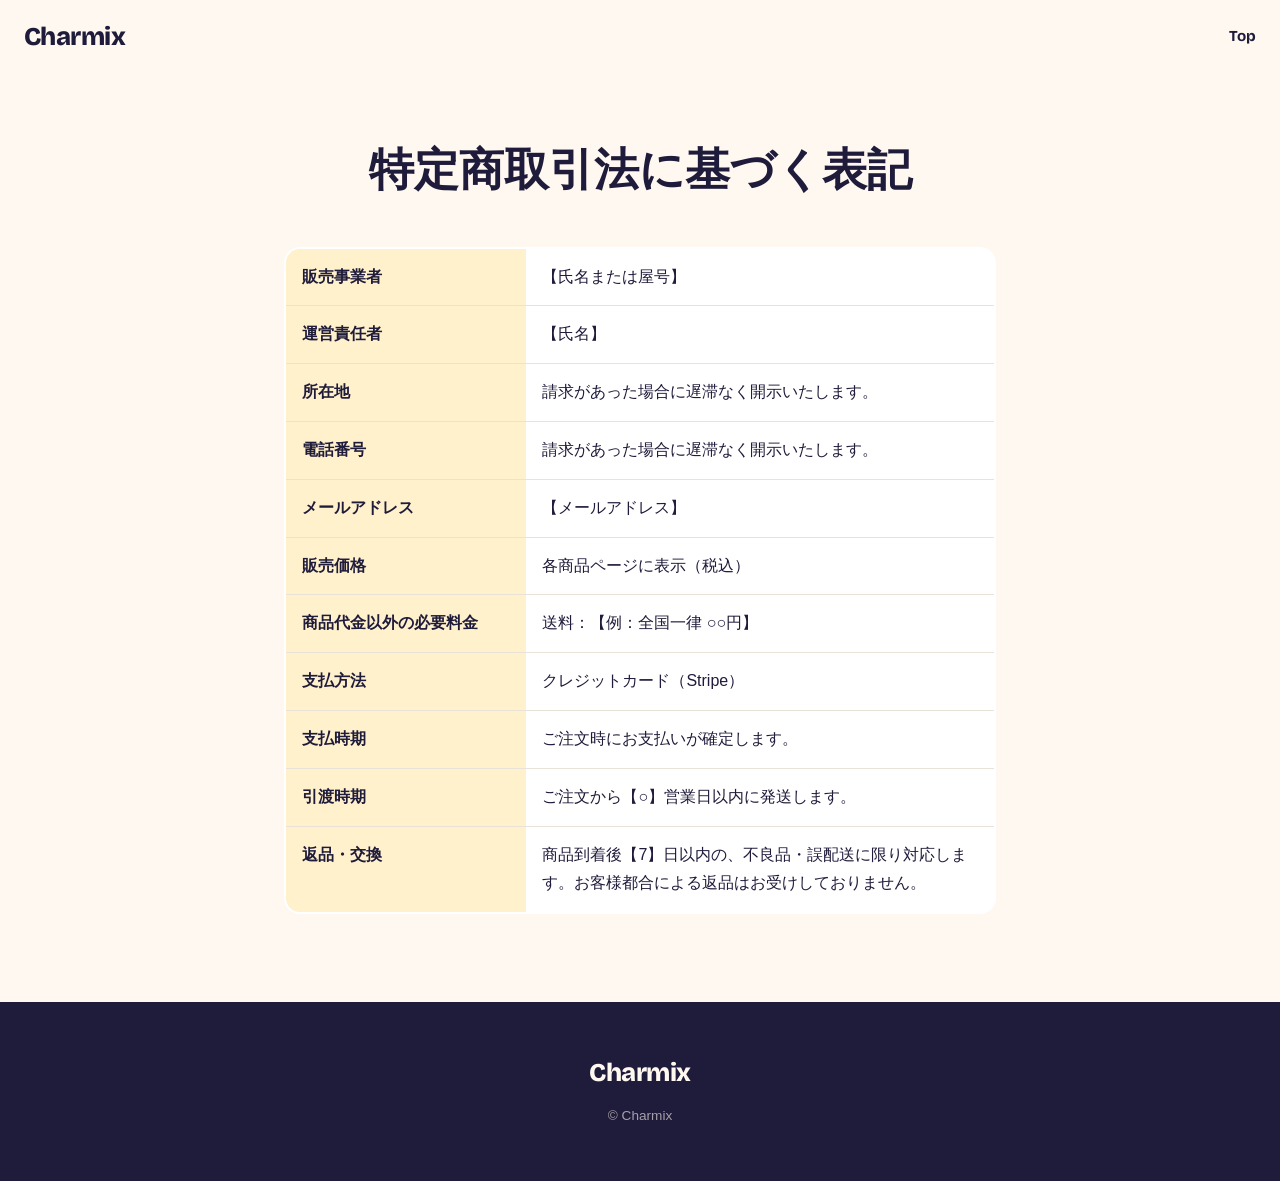
<file: tokushoho.html>
<!doctype html>
<html lang="ja">
<head>
  <meta charset="utf-8">
  <meta name="viewport" content="width=device-width, initial-scale=1">
  <title>特定商取引法に基づく表記 | Charmix</title>
  <link rel="icon" href="favicon.svg" type="image/svg+xml">
  <link href="https://fonts.googleapis.com/css2?family=Bricolage+Grotesque:wght@500;700;800&family=Zen+Maru+Gothic:wght@500;700&display=swap" rel="stylesheet">
  <link rel="stylesheet" href="styles.css">
</head>
<body>
  <header class="nav">
    <a href="index.html" class="logo">Charmix</a>
    <nav><a href="index.html">Top</a></nav>
  </header>
  <main class="legal">
    <h1 class="section-title">特定商取引法に基づく表記</h1>
    <!-- 【】の部分を実際の内容に書き換えてください -->
    <table>
      <tr><th>販売事業者</th><td>【氏名または屋号】</td></tr>
      <tr><th>運営責任者</th><td>【氏名】</td></tr>
      <tr><th>所在地</th><td>請求があった場合に遅滞なく開示いたします。</td></tr>
      <tr><th>電話番号</th><td>請求があった場合に遅滞なく開示いたします。</td></tr>
      <tr><th>メールアドレス</th><td>【メールアドレス】</td></tr>
      <tr><th>販売価格</th><td>各商品ページに表示（税込）</td></tr>
      <tr><th>商品代金以外の必要料金</th><td>送料：【例：全国一律 ○○円】</td></tr>
      <tr><th>支払方法</th><td>クレジットカード（Stripe）</td></tr>
      <tr><th>支払時期</th><td>ご注文時にお支払いが確定します。</td></tr>
      <tr><th>引渡時期</th><td>ご注文から【○】営業日以内に発送します。</td></tr>
      <tr><th>返品・交換</th><td>商品到着後【7】日以内の、不良品・誤配送に限り対応します。お客様都合による返品はお受けしておりません。</td></tr>
    </table>
  </main>
  <footer class="footer">
    <p class="logo">Charmix</p>
    <p class="copy">© Charmix</p>
  </footer>
</body>
</html>
</file>
<file: assets/site.css>
/* CHARMIX — minimal (loro.tokyo を参考にした、白・黒・余白のデザイン) */
:root {
  --bg: #FFFFFF;
  --ink: #1A1A1A;
  --muted: #8A8A8A;
  --line: #E6E6E6;
  --soft: #F5F4F2;
  --en: "Jost", "Noto Sans JP", sans-serif;
  --ja: "Noto Sans JP", "Jost", sans-serif;
}
* { box-sizing: border-box; }
html { scroll-behavior: smooth; overflow-x: clip; }
body { margin: 0; background: var(--bg); color: var(--ink); font-family: var(--ja); font-weight: 300; font-size: 13px; line-height: 2; letter-spacing: .06em; -webkit-font-smoothing: antialiased; }
a { color: inherit; text-decoration: none; }
img { display: block; max-width: 100%; }
button { font: inherit; color: inherit; background: none; border: 0; padding: 0; cursor: pointer; }

/* header */
.header { position: sticky; top: 0; z-index: 20; display: flex; justify-content: space-between; align-items: center; padding: 22px 40px; background: rgba(255,255,255,.96); }
.logo { font-family: var(--en); font-weight: 400; font-size: 20px; letter-spacing: .32em; }
.nav { display: flex; gap: 32px; font-family: var(--en); font-size: 11px; letter-spacing: .2em; }
.nav a { position: relative; }
.nav a::after { content: ""; position: absolute; left: 0; right: 0; bottom: -4px; height: 1px; background: var(--ink); transform: scaleX(0); transition: transform .3s; }
.nav a:hover::after { transform: scaleX(1); }
.menu-toggle { display: none; width: 28px; height: 14px; position: relative; }
.menu-toggle span { position: absolute; left: 0; right: 0; height: 1px; background: var(--ink); transition: transform .3s, top .3s; }
.menu-toggle span:first-child { top: 0; } .menu-toggle span:last-child { top: 13px; }
.menu-open .menu-toggle span:first-child { top: 7px; transform: rotate(20deg); }
.menu-open .menu-toggle span:last-child { top: 7px; transform: rotate(-20deg); }

/* hero slideshow */
.hero { position: relative; height: calc(100vh - 70px); min-height: 440px; max-height: 900px; background: var(--soft); overflow: hidden; }
.slide { position: absolute; inset: 0; width: 100%; height: 100%; object-fit: cover; opacity: 0; transition: opacity 1.6s ease; }
.slide.is-active { opacity: 1; }
.dots { position: absolute; left: 50%; bottom: 24px; transform: translateX(-50%); display: flex; gap: 10px; }
.dots button { width: 28px; height: 1px; background: rgba(255,255,255,.55); }
.dots button.is-active { background: #FFF; }
@media (min-width: 761px) {
  /* 写真が縦長で小さめなので、PCでは横に引き伸ばさず中央の枠でふわっと切り替える */
  .hero { height: auto; max-height: none; min-height: 0; padding: 32px 0 56px; background: var(--bg); }
  .slides { position: relative; width: min(560px, 62vh * .8); aspect-ratio: 4 / 5; margin: 0 auto; overflow: hidden; background: var(--soft); }
  .dots { bottom: 24px; }
  .dots button { background: var(--line); }
  .dots button.is-active { background: var(--ink); }
}

/* intro */
.intro { text-align: center; padding: 120px 24px 40px; }
.eyebrow { font-family: var(--en); font-size: 11px; letter-spacing: .4em; color: var(--muted); margin: 0 0 28px; }
.intro-text { font-size: 14px; line-height: 2.6; letter-spacing: .14em; margin: 0; }

/* sections */
.block { max-width: 1200px; margin: 0 auto; padding: 100px 40px 0; }
.title { font-family: var(--en); font-weight: 400; font-size: 16px; letter-spacing: .36em; text-align: center; margin: 0 0 48px; }
.title.left { text-align: left; }
.more { text-align: center; margin: 56px 0 0; font-family: var(--en); font-size: 11px; letter-spacing: .3em; }
.more a { display: inline-block; padding: 14px 52px; border: 1px solid var(--ink); transition: background .3s, color .3s; }
.more a:hover { background: var(--ink); color: #FFF; }

/* category tabs */
.cats { display: flex; justify-content: center; flex-wrap: wrap; gap: 8px 32px; margin: -16px 0 48px; font-family: var(--en); font-size: 11px; letter-spacing: .2em; }
.cats button { color: var(--muted); padding-bottom: 4px; border-bottom: 1px solid transparent; }
.cats button.is-active { color: var(--ink); border-bottom-color: var(--ink); }

/* product grid */
.grid { display: grid; grid-template-columns: repeat(4, 1fr); gap: 56px 24px; }
.item-img { aspect-ratio: 4 / 5; background: var(--soft); overflow: hidden; }
.item-img img { width: 100%; height: 100%; object-fit: cover; transition: transform 1.2s ease, opacity .4s; }
.item:hover .item-img img { transform: scale(1.04); opacity: .9; }
.item-name { font-family: var(--en); font-size: 12px; letter-spacing: .12em; margin: 14px 0 0; }
.item-price { font-family: var(--en); font-size: 11px; color: var(--muted); margin: 2px 0 0; }
.item-status { font-family: var(--en); font-size: 10px; letter-spacing: .16em; color: var(--muted); }

.empty { grid-column: 1 / -1; text-align: center; font-family: var(--en); font-size: 11px; letter-spacing: .3em; color: var(--muted); padding: 60px 0; margin: 0; }

/* pop-up list (news style) */
.news { list-style: none; padding: 0; margin: 0 auto; max-width: 820px; border-top: 1px solid var(--line); }
.news li { display: grid; grid-template-columns: 120px 1fr auto; gap: 24px; align-items: baseline; padding: 22px 4px; border-bottom: 1px solid var(--line); }
.news .date { font-family: var(--en); font-size: 12px; letter-spacing: .14em; color: var(--muted); }
.news .place { font-size: 13px; }
.news .area { font-size: 11px; color: var(--muted); }
.news li.past { opacity: .4; }
.news li.soon { display: block; text-align: center; color: var(--muted); }

/* concept */
.concept { display: grid; grid-template-columns: 1fr 1fr; gap: 80px; align-items: center; max-width: 1200px; margin: 0 auto; padding: 140px 40px 0; }
.concept-img { aspect-ratio: 4 / 5; background: var(--soft); overflow: hidden; }
.concept-img img { width: 100%; height: 100%; object-fit: cover; }
.concept-text p { line-height: 2.4; margin: 0 0 20px; }
.sign { font-family: var(--en); letter-spacing: .2em; color: var(--muted); }

/* links */
.links { display: grid; grid-template-columns: 1fr 1fr; gap: 24px; }
.link-img { aspect-ratio: 16 / 9; background: var(--soft); overflow: hidden; }
.link-img img { width: 100%; height: 100%; object-fit: cover; transition: transform 1.2s ease; }
.link-card:hover .link-img img { transform: scale(1.03); }
.link-name { font-family: var(--en); font-size: 13px; letter-spacing: .2em; margin: 14px 0 0; }
.link-sub { font-family: var(--en); font-size: 11px; color: var(--muted); margin: 0; letter-spacing: .1em; }

/* footer */
.footer { margin-top: 140px; padding: 56px 40px 40px; border-top: 1px solid var(--line); text-align: center; }
.foot-nav { display: flex; justify-content: center; flex-wrap: wrap; gap: 8px 36px; font-size: 11px; letter-spacing: .14em; }
.foot-nav a:hover { color: var(--muted); }
.copy { font-family: var(--en); font-size: 10px; letter-spacing: .2em; color: var(--muted); margin: 40px 0 0; }

.design-tag { position: fixed; right: 16px; bottom: 16px; z-index: 30; font-family: var(--en); font-size: 10px; letter-spacing: .14em; padding: 8px 14px; background: rgba(26,26,26,.8); color: #FFF; }

/* event page */
.sp { display: none; }
.ev-hero-text { text-align: center; padding: 120px 20px 20px; }
.ev-hero-text h1 { font-weight: 400; font-size: 24px; line-height: 1.8; letter-spacing: .12em; margin: 0 0 16px; }
.ev-hero-text p { margin: 0; font-size: 12px; }
.ev-img { aspect-ratio: 4 / 5; background: var(--soft); overflow: hidden; }
.ev-img img { width: 100%; height: 100%; object-fit: cover; }
.ev-split { display: grid; grid-template-columns: 1fr 1fr; gap: 72px; align-items: center; }
.ev-text h3, .ev-steps h3, .ev-points h3, .ev-org h3 { font-weight: 400; font-size: 15px; letter-spacing: .12em; margin: 0 0 14px; }
.ev-text p { line-height: 2.4; margin: 0 0 18px; }
.ev-steps { list-style: none; padding: 0; margin: 0; display: grid; grid-template-columns: repeat(3, 1fr); gap: 40px 24px; }
.ev-steps .no { font-family: var(--en); font-size: 11px; letter-spacing: .3em; color: var(--muted); margin: 0 0 4px; }
.ev-steps p { margin: 0; }
.ev-points { list-style: none; padding: 0; margin: 0 auto; max-width: 960px; display: grid; grid-template-columns: 1fr 1fr; gap: 0 56px; border-top: 1px solid var(--line); }
.ev-points li { padding: 32px 4px; border-bottom: 1px solid var(--line); }
.ev-points p { margin: 0; }
.ev-gallery { display: grid; grid-template-columns: repeat(2, 1fr); gap: 12px; max-width: 960px; margin: 0 auto; }
.ev-gallery img { width: 100%; aspect-ratio: 1; object-fit: cover; background: var(--soft); }
.ev-org { display: grid; grid-template-columns: 1fr 1fr; gap: 56px; max-width: 960px; margin: 0 auto; }
.ev-org ul { margin: 0; padding-left: 1.2em; line-height: 2.4; }

@media (max-width: 900px) {
  .grid { grid-template-columns: repeat(2, 1fr); gap: 40px 14px; }
}
@media (max-width: 760px) {
  .header { padding: 16px 20px; }
  .logo { font-size: 17px; }
  .menu-toggle { display: block; }
  .nav { position: fixed; inset: 56px 0 auto 0; flex-direction: column; gap: 22px; padding: 32px 20px 40px; background: #FFF; border-bottom: 1px solid var(--line); opacity: 0; pointer-events: none; transform: translateY(-8px); transition: opacity .3s, transform .3s; }
  .menu-open .nav { opacity: 1; pointer-events: auto; transform: none; }
  .hero { height: 72vh; min-height: 380px; }
  .intro { padding: 80px 20px 20px; }
  .block { padding: 80px 16px 0; }
  .concept { grid-template-columns: 1fr; gap: 40px; padding: 100px 16px 0; }
  .news li { grid-template-columns: 1fr; gap: 2px; padding: 18px 4px; }
  .links { grid-template-columns: 1fr; }
  .footer { margin-top: 100px; padding: 48px 16px 64px; }
  .sp { display: inline; }
  .ev-hero-text { padding-top: 80px; }
  .ev-hero-text h1 { font-size: 18px; }
  .ev-split, .ev-org { grid-template-columns: 1fr; gap: 32px; }
  .ev-steps { grid-template-columns: 1fr; }
  .ev-points { grid-template-columns: 1fr; }
  .ev-gallery { grid-template-columns: repeat(2, 1fr); gap: 8px; }
}
</file>
<file: designs/base.css>
/* 5案共通のレイアウト。色や飾りは各フォルダの style.css */
* { box-sizing: border-box; }
html { scroll-behavior: smooth; overflow-x: clip; }
body { margin: 0; line-height: 1.8; overflow-x: hidden; }
a { color: inherit; }
img { display: block; max-width: 100%; }
.nw { white-space: nowrap; }

.design-tag {
  position: fixed; left: 12px; bottom: 12px; z-index: 50;
  background: rgba(20, 20, 20, .78); color: #fff; text-decoration: none;
  font: 600 12px/1 system-ui, sans-serif; padding: 9px 12px; border-radius: 999px;
}

.nav { position: sticky; top: 0; z-index: 20; display: flex; justify-content: space-between; align-items: center; padding: 14px 24px; }
.nav nav { display: flex; gap: 20px; }
.nav nav a { text-decoration: none; }
.logo { text-decoration: none; }

.btn { display: inline-block; text-decoration: none; cursor: pointer; transition: transform .15s, box-shadow .15s, background .2s; }

.hero { display: grid; grid-template-columns: 1.05fr 1fr; gap: 40px; align-items: center; max-width: 1160px; margin: 0 auto; padding: 56px 24px 80px; }
.hero h1 { margin: 0 0 20px; }
.lead { margin: 0 0 28px; max-width: 30em; }
.hero-cta { display: flex; flex-wrap: wrap; gap: 14px; }
.hero-art { position: relative; aspect-ratio: 1; width: 100%; max-width: 480px; margin: 0 auto; }
.ph-frame { position: absolute; overflow: hidden; }
.ph-frame img, .about-photo img, .card-img img { width: 100%; height: 100%; object-fit: cover; }
.ph-frame .ph, .about-photo .ph, .card-img .ph { width: 100%; height: 100%; display: grid; place-items: center; font-size: 2.4rem; opacity: .6; }
.d { position: absolute; pointer-events: none; }

.band { overflow: hidden; white-space: nowrap; }
.band-track { display: inline-block; animation: band 30s linear infinite; }
@keyframes band { to { transform: translateX(-50%); } }

.section { max-width: 1160px; margin: 0 auto; padding: 88px 24px; }
.section-title { text-align: center; margin: 0 0 40px; }
.section-title.left { text-align: left; }

.steps { list-style: none; padding: 0; margin: 0; display: grid; grid-template-columns: repeat(3, 1fr); gap: 22px; }
.steps h3 { margin: 12px 0 4px; }
.steps p { margin: 0; }
.step-no { display: inline-grid; place-items: center; width: 44px; height: 44px; }

.filters { display: flex; flex-wrap: wrap; gap: 10px; justify-content: center; margin-bottom: 36px; }
.chip { cursor: pointer; font: inherit; }
.grid { display: grid; grid-template-columns: repeat(4, 1fr); gap: 24px; }
.card { overflow: hidden; transition: transform .2s; }
.card-img { aspect-ratio: 1; background: var(--tint); overflow: hidden; }
.card-body { padding: 16px 18px 20px; }
.card-name { margin: 2px 0 6px; }
.card-price small { font-size: .7em; font-weight: 500; }
.badge, .btn-buy { display: block; margin-top: 12px; text-align: center; font-size: .82rem; padding: 7px; }

.about { display: grid; grid-template-columns: 1fr 1.2fr; gap: 56px; align-items: center; }
.about-photo { aspect-ratio: 4/5; overflow: hidden; }

.event-list { list-style: none; padding: 0; margin: 0 auto; max-width: 760px; display: grid; gap: 16px; }
.event { display: grid; grid-template-columns: 88px 1fr; gap: 20px; align-items: center; padding: 16px 20px; }
.event-date { text-align: center; padding: 6px 0; line-height: 1.2; }
.event-date .m { display: block; font-size: .8rem; }
.event-date .d { position: static; font-size: 1.8rem; }
.event-meta { font-size: .9rem; }
.event.past { opacity: .45; }
.note { text-align: center; margin-top: 24px; }

.footer { text-align: center; padding: 56px 24px 72px; }
.footer p { margin: 4px 0; }
.copy { opacity: .6; font-size: .85rem; }

@media (max-width: 860px) {
  .grid { grid-template-columns: repeat(2, 1fr); gap: 14px; }
}
@media (max-width: 760px) {
  .hero, .about { grid-template-columns: 1fr; }
  .hero { padding: 28px 16px 64px; gap: 28px; }
  .hero-art { max-width: 340px; }
  .steps { grid-template-columns: 1fr; }
  .section { padding: 64px 16px; }
  .nav { padding: 12px 16px; }
  .nav nav { gap: 14px; font-size: .9rem; }
  .card-body { padding: 12px 12px 14px; }
  .about { gap: 32px; }
}
@media (prefers-reduced-motion: reduce) {
  *, *::before, *::after { animation: none !important; }
}
</file>
<file: designs/boutique/style.css>
/* 04 Boutique — 洗練ブランド：白と淡いピンク、細いセリフ体、余白、小さな色の粒 */
:root {
  --white: #FFFFFF; --blush: #F9E4E8; --rose: #E77FA0; --ink: #2A2326; --muted: #8C7F84; --line: #EADDE0;
  --c1: #F6B7C9; --c2: #F9D88B; --c3: #A9D8C8; --c4: #B9B4EE;
}
body { background: var(--white); color: var(--ink); font-family: "Jost", "Shippori Mincho", sans-serif; font-weight: 400; letter-spacing: .02em; }
.logo { font-family: "Cormorant Garamond", serif; font-weight: 600; font-size: 1.9rem; letter-spacing: .14em; text-transform: uppercase; }
.nav { background: rgba(255, 255, 255, .92); border-bottom: 1px solid var(--line); padding: 18px 32px; }
.nav nav { gap: 32px; }
.nav nav a { font-size: .8rem; letter-spacing: .24em; text-transform: uppercase; }
.nav nav a:hover { color: var(--rose); }

.hero { max-width: 1240px; grid-template-columns: 1fr 1.15fr; padding-top: 80px; padding-bottom: 96px; }
.eyebrow { font-size: .78rem; letter-spacing: .3em; text-transform: uppercase; color: var(--rose); margin: 0 0 22px; }
.hero h1 { font-family: "Shippori Mincho", serif; font-weight: 500; font-size: clamp(1.9rem, 4vw, 3rem); line-height: 1.6; letter-spacing: .06em; }
.hl { font-style: normal; color: var(--rose); }
.lead { color: var(--muted); font-size: .95rem; }
.btn { padding: 15px 34px; font-size: .78rem; letter-spacing: .2em; border: 1px solid var(--ink); }
.btn-primary { background: var(--ink); color: var(--white); }
.btn-primary:hover { background: var(--rose); border-color: var(--rose); }
.btn-ghost { background: transparent; color: var(--ink); }
.btn-ghost:hover { background: var(--blush); }

/* hero: editorial photo layout */
.hero-art { aspect-ratio: 5 / 5.4; max-width: 560px; }
.ph-frame { background: var(--blush); }
.f0 { width: 64%; height: 82%; right: 0; top: 0; }
.f1 { width: 42%; height: 46%; left: 0; bottom: 0; border: 10px solid var(--white); z-index: 2; }
.f2 { width: 26%; height: 28%; left: 8%; top: 6%; }
.dot { width: 12px; height: 12px; border-radius: 50%; z-index: 3; }
.dt1 { background: var(--c1); left: 40%; top: 4%; }
.dt2 { background: var(--c2); left: 44%; top: 4%; transform: translateX(8px); }
.dt3 { background: var(--c3); left: 48%; top: 4%; transform: translateX(16px); }
.dt4 { background: var(--c4); left: 52%; top: 4%; transform: translateX(24px); }

.band { border-top: 1px solid var(--line); border-bottom: 1px solid var(--line); padding: 16px 0; background: var(--blush); }
.band-track { animation-duration: 45s; }
.band-track span { font-family: "Cormorant Garamond", serif; font-style: italic; font-size: 1.15rem; letter-spacing: .2em; color: var(--rose); }

.section { padding: 112px 24px; }
.section-title { font-family: "Cormorant Garamond", serif; font-weight: 500; font-size: clamp(2.2rem, 4vw, 3.2rem); letter-spacing: .08em; }
.section-title::after { content: ""; display: block; width: 64px; height: 6px; margin: 16px auto 0; background: linear-gradient(90deg, var(--c1) 0 25%, var(--c2) 25% 50%, var(--c3) 50% 75%, var(--c4) 75%); border-radius: 3px; }
.section-title.left::after { margin-left: 0; }
.steps { gap: 0; border-top: 1px solid var(--line); border-bottom: 1px solid var(--line); }
.steps li { padding: 40px 32px; }
.steps li + li { border-left: 1px solid var(--line); }
.step-no { width: auto; height: auto; font-family: "Cormorant Garamond", serif; font-style: italic; font-size: 2.6rem; color: var(--rose); }
.steps h3 { font-family: "Shippori Mincho", serif; font-weight: 500; letter-spacing: .08em; }
.steps p { color: var(--muted); font-size: .92rem; }

.chip { border: 0; background: none; padding: 6px 4px; margin: 0 10px; font-size: .85rem; letter-spacing: .14em; color: var(--muted); border-bottom: 1px solid transparent; }
.chip.active { color: var(--ink); border-bottom-color: var(--rose); }
.grid { gap: 40px 24px; }
.card { background: none; }
.card-img { aspect-ratio: 4 / 5; }
.card-img img { transition: transform .6s; }
.card:hover .card-img img { transform: scale(1.05); }
.card-body { padding: 16px 2px 0; }
.card-cat { font-size: .68rem; letter-spacing: .26em; color: var(--rose); }
.card-name { font-family: "Shippori Mincho", serif; font-size: .98rem; }
.card-price { font-size: .92rem; color: var(--muted); }
.badge { border: 1px solid var(--line); font-size: .72rem; letter-spacing: .1em; color: var(--muted); }

.about { grid-template-columns: 1fr 1fr; gap: 80px; }
.about-photo { aspect-ratio: 3 / 4; background: var(--blush); }
.about-text p { color: #5E5458; }

.event-list { gap: 0; border-top: 1px solid var(--ink); }
.event { border-bottom: 1px solid var(--line); padding: 22px 8px; }
.event-date { font-family: "Cormorant Garamond", serif; color: var(--rose); }
.event-date .d { font-size: 2.4rem; font-weight: 500; }
.event-place { font-family: "Shippori Mincho", serif; font-size: 1.05rem; }
.event-meta, .note { color: var(--muted); }

.footer { background: var(--blush); }
.footer .logo { margin-bottom: 14px; }
.footer a { font-size: .82rem; letter-spacing: .08em; }

@media (max-width: 760px) {
  .hero, .about { grid-template-columns: 1fr; gap: 32px; }
  .logo { font-size: 1.4rem; letter-spacing: .1em; }
  .nav { padding: 14px 16px; }
  .nav nav a { font-size: .7rem; letter-spacing: .1em; }
  .steps li + li { border-left: 0; border-top: 1px solid var(--line); }
  .hero-art { max-width: 360px; }
  .nav nav { gap: 14px; }
}
</file>
<file: designs/candy/style.css>
/* 01 Candy Shop — キャンディー屋さん：ストライプ、スプリンクル、まあるいフォント */
:root {
  --white: #FFFFFF; --pink: #FF6FA5; --pink-soft: #FFD6E6; --pink-bg: #FFF2F7;
  --mint: #7FE0C4; --lemon: #FFE066; --sky: #8FD3FF; --lilac: #C8A8FF; --ink: #5A2A45;
}
body {
  background-color: var(--pink-bg);
  /* sprinkles */
  background-image:
    radial-gradient(circle at 12px 14px, var(--mint) 2.5px, transparent 3px),
    radial-gradient(circle at 52px 40px, var(--lemon) 2.5px, transparent 3px),
    radial-gradient(circle at 30px 64px, var(--sky) 2.5px, transparent 3px),
    radial-gradient(circle at 70px 8px, var(--lilac) 2.5px, transparent 3px),
    radial-gradient(circle at 84px 70px, var(--pink) 2.5px, transparent 3px);
  background-size: 96px 84px;
  color: var(--ink);
  font-family: "Zen Maru Gothic", sans-serif;
}
.logo { font-family: "Mochiy Pop One", sans-serif; font-size: 1.6rem; color: var(--pink); text-shadow: 2px 2px 0 var(--white), 4px 4px 0 var(--pink-soft); }
.nav { background: var(--white); border-bottom: 4px solid var(--pink); }
.nav::after { /* scallop awning */
  content: ""; position: absolute; left: 0; right: 0; bottom: -16px; height: 14px;
  background: radial-gradient(circle at 12px 0, var(--pink) 11px, transparent 12px) 0 0 / 24px 14px repeat-x;
}
.nav nav a { font-family: "Fredoka", sans-serif; font-weight: 600; color: var(--ink); }
.nav nav a:hover { color: var(--pink); }

.hero { padding-top: 72px; }
.eyebrow { font-family: "Fredoka", sans-serif; font-weight: 700; color: var(--pink); margin: 0 0 6px; }
.hero h1 { font-family: "Mochiy Pop One", sans-serif; font-weight: 400; font-size: clamp(2rem, 4.6vw, 3.3rem); line-height: 1.45; }
.hl { color: var(--pink); }
.lead { color: #8B5A75; }
.btn { font-family: "Fredoka", sans-serif; font-weight: 700; border-radius: 999px; padding: 13px 28px; }
.btn-primary {
  color: var(--white);
  background: repeating-linear-gradient(-45deg, var(--pink) 0 14px, #FF89B6 14px 28px);
  box-shadow: 0 5px 0 #D94C84;
}
.btn-ghost { background: var(--white); color: var(--pink); border: 3px solid var(--pink); box-shadow: 0 5px 0 var(--pink-soft); }
.btn:hover { transform: translateY(3px); box-shadow: 0 2px 0 #D94C84; }

/* hero: candy jar of round photos */
.hero-art::before {
  content: ""; position: absolute; inset: 6%; border-radius: 50%;
  background: repeating-conic-gradient(var(--pink-soft) 0 15deg, var(--white) 15deg 30deg);
  border: 8px solid var(--white); box-shadow: 0 0 0 6px var(--pink);
  animation: spin 40s linear infinite;
}
@keyframes spin { to { transform: rotate(360deg); } }
.ph-frame { border-radius: 50%; border: 6px solid var(--white); box-shadow: 0 8px 0 rgba(255, 111, 165, .35); background: var(--pink-soft); }
.f0 { width: 52%; height: 52%; left: 24%; top: 22%; z-index: 2; }
.f1 { width: 30%; height: 30%; right: 2%; top: 4%; }
.f2 { width: 32%; height: 32%; left: 0; bottom: 4%; }
.d { font-size: 2rem; z-index: 3; animation: bob 3s ease-in-out infinite; }
.d1 { left: 4%; top: 8%; } .d2 { right: 6%; bottom: 10%; animation-delay: .6s; }
.d3 { left: 46%; top: -2%; color: var(--lemon); animation-delay: 1s; }
.d4 { right: 30%; bottom: -2%; color: var(--pink); animation-delay: 1.4s; }
.d5 { left: 30%; bottom: 14%; color: var(--mint); font-size: 1.2rem; }
.d6 { right: 0; top: 44%; color: var(--sky); animation-delay: .3s; }
@keyframes bob { 50% { transform: translateY(-10px) rotate(8deg); } }

.band { background: repeating-linear-gradient(90deg, var(--pink) 0 40px, var(--white) 40px 80px); padding: 10px 0; }
.band-track span { font-family: "Fredoka", sans-serif; font-weight: 700; color: var(--ink); background: var(--white); padding: 4px 0; letter-spacing: .06em; }

.section-title { font-family: "Mochiy Pop One", sans-serif; font-weight: 400; font-size: clamp(1.8rem, 3.6vw, 2.5rem); color: var(--pink); text-shadow: 3px 3px 0 var(--white); }
.steps li { background: var(--white); border-radius: 32px; padding: 28px; border: 3px dashed var(--pink-soft); }
.step-no { border-radius: 50%; font-family: "Fredoka", sans-serif; font-weight: 700; color: var(--white); font-size: 1.2rem; }
.steps li:nth-child(1) .step-no { background: var(--pink); }
.steps li:nth-child(2) .step-no { background: var(--mint); }
.steps li:nth-child(3) .step-no { background: var(--lilac); }
.steps p { color: #8B5A75; }

.chip { border: 2px solid var(--pink); background: var(--white); color: var(--pink); border-radius: 999px; padding: 7px 18px; font-weight: 700; }
.chip.active { background: var(--pink); color: var(--white); }
.card { background: var(--white); border-radius: 28px; box-shadow: 0 8px 0 var(--pink-soft); }
.card:hover { transform: translateY(-5px) rotate(-1deg); }
.card-img { border-radius: 22px; margin: 10px 10px 0; }
.card-cat { font-family: "Fredoka", sans-serif; font-size: .75rem; color: var(--pink); letter-spacing: .08em; }
.card-name { font-weight: 700; }
.card-price { font-family: "Fredoka", sans-serif; font-weight: 700; font-size: 1.2rem; }
.badge { border-radius: 999px; background: var(--pink-bg); color: var(--pink); font-weight: 700; }
.btn-buy { padding: 8px; }

.about-photo { border-radius: 50% 50% 32px 32px; border: 8px solid var(--white); box-shadow: 0 0 0 5px var(--pink), 14px 14px 0 5px var(--mint); }

.event { background: var(--white); border-radius: 24px; box-shadow: 0 6px 0 var(--pink-soft); }
.event-date { background: var(--pink); color: var(--white); border-radius: 50%; aspect-ratio: 1; display: grid; place-content: center; font-family: "Fredoka", sans-serif; font-weight: 700; }
.event-place { font-weight: 700; }
.event-meta, .note { color: #8B5A75; }

.footer { background: var(--pink); color: var(--white); position: relative; margin-top: 30px; }
.footer::before { content: ""; position: absolute; left: 0; right: 0; top: -16px; height: 16px; background: radial-gradient(circle at 12px 16px, var(--pink) 11px, transparent 12px) 0 0 / 24px 16px repeat-x; }
.footer .logo { color: var(--white); text-shadow: 3px 3px 0 #D94C84; }
</file>
<file: designs/cloud/style.css>
/* 02 Fluffy Cloud — ふわふわ雲：白とパステルの空、丸い雲の形、やわらかい影 */
:root {
  --white: #FFFFFF; --pink: #FF8DB8; --pink-soft: #FFE1EE; --sky: #DDEBFF; --lilac: #E9DEFF;
  --peach: #FFE6D6; --mint: #D6F5EC; --ink: #4A4560; --muted: #8A84A3;
}
body {
  color: var(--ink);
  font-family: "M PLUS Rounded 1c", sans-serif;
  background:
    radial-gradient(60% 40% at 10% 0%, var(--pink-soft), transparent 70%),
    radial-gradient(50% 40% at 100% 20%, var(--sky), transparent 70%),
    radial-gradient(60% 50% at 0% 70%, var(--lilac), transparent 70%),
    radial-gradient(60% 50% at 100% 100%, var(--peach), transparent 70%),
    #FFFAFD;
  background-attachment: fixed;
}
.logo { font-family: "Quicksand", sans-serif; font-weight: 700; font-size: 1.7rem; color: var(--pink); letter-spacing: .02em; }
.nav { margin: 14px auto 0; max-width: 1100px; width: calc(100% - 32px); background: rgba(255, 255, 255, .8); backdrop-filter: blur(12px); border-radius: 999px; box-shadow: 0 10px 30px rgba(180, 160, 220, .25); top: 14px; }
.nav nav a { font-family: "Quicksand", sans-serif; font-weight: 700; color: var(--muted); }
.nav nav a:hover { color: var(--pink); }

.eyebrow { font-family: "Quicksand", sans-serif; font-weight: 700; color: var(--pink); margin: 0 0 6px; letter-spacing: .04em; }
.hero h1 { font-weight: 800; font-size: clamp(2rem, 4.6vw, 3.3rem); line-height: 1.45; }
.hl { background: linear-gradient(transparent 55%, var(--pink-soft) 55%); border-radius: 6px; }
.lead { color: var(--muted); }
.btn { border-radius: 999px; padding: 14px 30px; font-weight: 700; }
.btn-primary { background: linear-gradient(135deg, #FFA3C6, #FF7FAF); color: var(--white); box-shadow: 0 10px 24px rgba(255, 127, 175, .4); }
.btn-ghost { background: var(--white); color: var(--pink); box-shadow: 0 10px 24px rgba(180, 160, 220, .25); }
.btn:hover { transform: translateY(-3px); }

/* hero: photos floating as cloud puffs */
.ph-frame { border-radius: 46% 54% 50% 50% / 55% 50% 50% 45%; border: 8px solid var(--white); box-shadow: 0 20px 40px rgba(180, 160, 220, .35); animation: float 6s ease-in-out infinite; }
.f0 { width: 56%; height: 56%; left: 22%; top: 18%; z-index: 2; }
.f1 { width: 34%; height: 34%; right: 0; top: 0; animation-delay: 1.5s; }
.f2 { width: 34%; height: 34%; left: 0; bottom: 4%; animation-delay: 3s; }
@keyframes float { 50% { transform: translateY(-14px); } }
.cl { background: var(--white); border-radius: 999px; filter: drop-shadow(0 10px 18px rgba(180, 160, 220, .3)); animation: drift 9s ease-in-out infinite; z-index: 3; }
.cl::before, .cl::after { content: ""; position: absolute; background: var(--white); border-radius: 50%; }
.cl::before { width: 50%; height: 140%; left: 14%; bottom: 20%; }
.cl::after { width: 40%; height: 110%; right: 12%; bottom: 25%; }
.c1 { width: 120px; height: 36px; left: -4%; top: 10%; }
.c2 { width: 90px; height: 28px; right: 4%; bottom: 14%; animation-delay: 3s; }
.c3 { width: 70px; height: 22px; left: 40%; bottom: -2%; animation-delay: 5s; }
@keyframes drift { 50% { transform: translateX(14px); } }
.s1, .s2, .s3 { color: var(--pink); font-size: 1.5rem; z-index: 3; animation: twinkle 2.4s ease-in-out infinite; }
.s1 { right: 34%; top: 2%; } .s2 { left: 12%; top: 52%; color: #B8A4FF; animation-delay: .8s; } .s3 { right: 2%; top: 46%; animation-delay: 1.6s; }
@keyframes twinkle { 50% { opacity: .3; transform: scale(.8); } }

.band { padding: 14px 0; background: rgba(255, 255, 255, .7); }
.band-track span { font-family: "Quicksand", sans-serif; font-weight: 700; color: #B8A4FF; letter-spacing: .12em; }

.section-title { font-family: "Quicksand", "M PLUS Rounded 1c", sans-serif; font-weight: 700; font-size: clamp(1.9rem, 3.6vw, 2.6rem); color: var(--ink); }
.section-title::after { content: "☁︎"; display: block; font-size: 1.2rem; color: var(--pink); }
.section-title.left::after { text-align: left; }
.steps li { background: rgba(255, 255, 255, .85); border-radius: 40px; padding: 30px; box-shadow: 0 16px 36px rgba(180, 160, 220, .22); }
.step-no { border-radius: 50%; background: var(--pink-soft); color: var(--pink); font-weight: 800; }
.steps li:nth-child(2) .step-no { background: var(--sky); color: #6E9BE0; }
.steps li:nth-child(3) .step-no { background: var(--mint); color: #3FB894; }
.steps p { color: var(--muted); }

.chip { border: 0; background: var(--white); color: var(--muted); border-radius: 999px; padding: 9px 20px; font-weight: 700; box-shadow: 0 6px 16px rgba(180, 160, 220, .2); }
.chip.active { background: var(--pink); color: var(--white); }
.card { background: var(--white); border-radius: 36px; box-shadow: 0 16px 36px rgba(180, 160, 220, .25); }
.card:hover { transform: translateY(-6px); }
.card-img { border-radius: 30px; margin: 8px 8px 0; }
.card-cat { font-family: "Quicksand", sans-serif; font-weight: 700; font-size: .75rem; color: #B8A4FF; letter-spacing: .1em; }
.card-name { font-weight: 700; }
.card-price { font-weight: 800; font-size: 1.15rem; color: var(--pink); }
.badge { border-radius: 999px; background: var(--pink-soft); color: var(--pink); font-weight: 700; }

.about-photo { border-radius: 48% 52% 46% 54% / 52% 48% 52% 48%; border: 10px solid var(--white); box-shadow: 0 24px 50px rgba(180, 160, 220, .35); }

.event { background: rgba(255, 255, 255, .85); border-radius: 999px; box-shadow: 0 12px 28px rgba(180, 160, 220, .2); padding: 12px 28px 12px 12px; }
.event-date { background: linear-gradient(135deg, var(--pink-soft), var(--lilac)); border-radius: 50%; aspect-ratio: 1; display: grid; place-content: center; font-weight: 800; color: var(--pink); }
.event-place { font-weight: 700; }
.event-meta, .note { color: var(--muted); }

.footer { background: var(--white); border-radius: 50% 50% 0 0 / 60px 60px 0 0; margin-top: 40px; color: var(--muted); }
.footer .logo { color: var(--pink); }
</file>
<file: designs/comic/style.css>
/* 03 American Comic — アメコミ：太い黒線、網点、吹き出し、爆発マーク */
:root {
  --white: #FFFFFF; --pink: #FF3D8B; --pink-soft: #FFC2DA; --yellow: #FFE11A; --cyan: #2BD3F0;
  --black: #111111;
}
body {
  background-color: var(--white);
  background-image: radial-gradient(var(--pink-soft) 2.2px, transparent 2.6px);
  background-size: 14px 14px;
  color: var(--black);
  font-family: "Zen Kaku Gothic New", sans-serif;
  font-weight: 500;
}
.logo { font-family: "Bangers", cursive; font-size: 2rem; letter-spacing: .06em; color: var(--yellow); -webkit-text-stroke: 2px var(--black); text-shadow: 3px 3px 0 var(--black); }
.nav { background: var(--pink); border-bottom: 4px solid var(--black); }
.nav nav a { font-family: "Bangers", cursive; font-size: 1.3rem; letter-spacing: .06em; color: var(--white); text-shadow: 2px 2px 0 var(--black); }
.nav nav a:hover { color: var(--yellow); }

.eyebrow { display: inline-block; font-family: "Bangers", cursive; font-size: 1.5rem; letter-spacing: .06em; background: var(--yellow); border: 3px solid var(--black); padding: 2px 14px; transform: rotate(-3deg); box-shadow: 4px 4px 0 var(--black); margin: 0 0 18px; }
.hero h1 { font-family: "Dela Gothic One", sans-serif; font-weight: 400; font-size: clamp(2rem, 4.6vw, 3.4rem); line-height: 1.4; }
.hl { color: var(--pink); -webkit-text-stroke: 1.5px var(--black); text-shadow: 4px 4px 0 var(--black); }
.lead { background: var(--white); border: 3px solid var(--black); padding: 12px 16px; box-shadow: 5px 5px 0 var(--black); }
.btn { font-family: "Dela Gothic One", sans-serif; border: 3px solid var(--black); padding: 12px 24px; box-shadow: 5px 5px 0 var(--black); }
.btn-primary { background: var(--pink); color: var(--white); }
.btn-ghost { background: var(--cyan); color: var(--black); }
.btn:hover { transform: translate(3px, 3px); box-shadow: 2px 2px 0 var(--black); }

/* hero: comic panels */
.ph-frame { border: 5px solid var(--black); box-shadow: 8px 8px 0 var(--black); background: var(--yellow); }
.f0 { width: 60%; height: 64%; left: 4%; top: 8%; transform: rotate(-3deg); z-index: 1; }
.f1 { width: 40%; height: 40%; right: 0; top: 2%; transform: rotate(4deg); z-index: 2; }
.f2 { width: 46%; height: 42%; right: 6%; bottom: 2%; transform: rotate(2deg); z-index: 2; }
.burst {
  display: grid; place-items: center; z-index: 4;
  font-family: "Bangers", cursive; letter-spacing: .04em; color: var(--black);
  clip-path: polygon(50% 0, 61% 26%, 92% 10%, 76% 38%, 100% 50%, 76% 62%, 92% 90%, 61% 74%, 50% 100%, 39% 74%, 8% 90%, 24% 62%, 0 50%, 24% 38%, 8% 10%, 39% 26%);
  animation: pop 1.6s ease-in-out infinite;
}
.b1 { width: 120px; height: 120px; left: -2%; bottom: 8%; background: var(--yellow); font-size: 1.8rem; }
.b2 { width: 96px; height: 96px; right: 34%; top: -6%; background: var(--cyan); font-size: 1.4rem; animation-delay: .5s; }
@keyframes pop { 50% { transform: scale(1.1) rotate(-6deg); } }
.bubble { left: 40%; top: 42%; z-index: 5; background: var(--white); border: 3px solid var(--black); border-radius: 50%; padding: 18px 22px; font-weight: 700; font-size: .85rem; line-height: 1.4; text-align: center; box-shadow: 4px 4px 0 var(--black); }
.bubble::after { content: ""; position: absolute; left: 22px; bottom: -16px; border: 10px solid transparent; border-top: 16px solid var(--black); }

.band { background: var(--yellow); border-top: 4px solid var(--black); border-bottom: 4px solid var(--black); padding: 8px 0; transform: rotate(-1.5deg); margin: 0 -10px; }
.band-track span { font-family: "Bangers", cursive; font-size: 1.6rem; letter-spacing: .08em; color: var(--pink); -webkit-text-stroke: 1px var(--black); }

.section-title { font-family: "Bangers", cursive; font-weight: 400; font-size: clamp(2.4rem, 5vw, 3.6rem); letter-spacing: .06em; color: var(--yellow); -webkit-text-stroke: 2px var(--black); text-shadow: 5px 5px 0 var(--black); }
.steps li { background: var(--white); border: 4px solid var(--black); padding: 26px; box-shadow: 8px 8px 0 var(--black); position: relative; }
.steps li:nth-child(1) { background: var(--pink-soft); }
.steps li:nth-child(2) { background: #FFF6A8; }
.steps li:nth-child(3) { background: #BFF3FC; }
.step-no { font-family: "Bangers", cursive; font-size: 1.6rem; background: var(--black); color: var(--yellow); border-radius: 50%; }
.steps h3 { font-family: "Dela Gothic One", sans-serif; font-weight: 400; }

.chip { border: 3px solid var(--black); background: var(--white); padding: 6px 16px; font-weight: 700; box-shadow: 3px 3px 0 var(--black); }
.chip.active { background: var(--pink); color: var(--white); }
.card { background: var(--white); border: 4px solid var(--black); box-shadow: 7px 7px 0 var(--black); }
.card:nth-child(odd) { transform: rotate(-1deg); }
.card:nth-child(even) { transform: rotate(1deg); }
.card:hover { transform: rotate(0) scale(1.03); }
.card-img { border-bottom: 4px solid var(--black); }
.card-cat { font-family: "Bangers", cursive; letter-spacing: .08em; color: var(--pink); }
.card-name { font-weight: 700; }
.card-price { font-family: "Dela Gothic One", sans-serif; font-size: 1.15rem; }
.badge { border: 3px solid var(--black); background: var(--yellow); font-weight: 700; }

.about-photo { border: 5px solid var(--black); box-shadow: 12px 12px 0 var(--pink); transform: rotate(-2deg); }
.about-text p:nth-of-type(2) { background: var(--white); border: 3px solid var(--black); padding: 14px 18px; border-radius: 24px; position: relative; }

.event { background: var(--white); border: 4px solid var(--black); box-shadow: 6px 6px 0 var(--black); }
.event-date { background: var(--cyan); border: 3px solid var(--black); font-family: "Bangers", cursive; letter-spacing: .04em; }
.event-date .d { font-size: 2.2rem; }
.event-place { font-weight: 700; }
.note { font-weight: 700; }

.footer { background: var(--black); color: var(--white); border-top: 6px solid var(--pink); }
</file>
<file: designs/sticker/style.css>
/* 05 Sticker Collage — ステッカー・コラージュ：白フチ写真、マスキングテープ、細かいシール */
:root {
  --white: #FFFFFF; --pink: #FF5C9A; --pink-soft: #FFE0EC; --paper: #FFF7FA;
  --yellow: #FFD84D; --mint: #5FD6B0; --blue: #6CB8FF; --purple: #A98BFF; --orange: #FF9F5A; --ink: #3B2A3F;
}
body {
  color: var(--ink);
  font-family: "Zen Maru Gothic", sans-serif;
  background-color: var(--paper);
  background-image:
    linear-gradient(var(--pink-soft) 1px, transparent 1px),
    linear-gradient(90deg, var(--pink-soft) 1px, transparent 1px);
  background-size: 28px 28px;
}
.logo { font-family: "Fredoka", sans-serif; font-weight: 700; font-size: 1.8rem; }
.logo { background: linear-gradient(90deg, var(--pink), var(--orange), var(--yellow), var(--mint), var(--blue), var(--purple)); -webkit-background-clip: text; background-clip: text; color: transparent; }
.nav { background: var(--white); box-shadow: 0 2px 0 var(--pink-soft); }
.nav nav a { font-family: "Fredoka", sans-serif; font-weight: 600; background: var(--pink-soft); padding: 4px 14px; border-radius: 999px; }
.nav nav a:nth-child(2) { background: #FFF1B8; }
.nav nav a:nth-child(3) { background: #D3F5EA; }

.eyebrow { font-family: "Hachi Maru Pop", cursive; color: var(--pink); font-size: 1.05rem; margin: 0 0 10px; }
.hero h1 { font-family: "Hachi Maru Pop", cursive; font-weight: 400; font-size: clamp(1.9rem, 4.4vw, 3.1rem); line-height: 1.6; }
.hl { background: linear-gradient(transparent 50%, var(--yellow) 50%); }
.lead { color: #7A6880; }
.btn { font-family: "Fredoka", sans-serif; font-weight: 700; border-radius: 16px; padding: 12px 24px; border: 3px solid var(--white); box-shadow: 0 0 0 2px var(--pink), 0 6px 14px rgba(255, 92, 154, .3); }
.btn-primary { background: var(--pink); color: var(--white); }
.btn-ghost { background: var(--yellow); color: var(--ink); box-shadow: 0 0 0 2px var(--orange), 0 6px 14px rgba(255, 159, 90, .3); }
.btn:hover { transform: rotate(-2deg) scale(1.04); }

/* hero: polaroid stickers + tape + tiny stickers */
.ph-frame { background: var(--white); padding: 10px 10px 34px; box-shadow: 0 10px 24px rgba(59, 42, 63, .18); }
.ph-frame img, .ph-frame .ph { border-radius: 2px; }
.f0 { width: 56%; height: 62%; left: 22%; top: 14%; transform: rotate(-4deg); z-index: 2; }
.f1 { width: 38%; height: 42%; right: 0; top: 0; transform: rotate(7deg); }
.f2 { width: 38%; height: 42%; left: 0; bottom: 0; transform: rotate(-9deg); }
.tape { width: 110px; height: 30px; z-index: 4; opacity: .85; }
.t1 { left: 38%; top: 9%; transform: rotate(-8deg); background: repeating-linear-gradient(45deg, var(--pink) 0 8px, #FF85B4 8px 16px); }
.t2 { right: 6%; bottom: 22%; transform: rotate(14deg); background: repeating-linear-gradient(90deg, var(--mint) 0 10px, #8BE4C8 10px 20px); }
.st { z-index: 5; width: 46px; height: 46px; display: grid; place-items: center; border-radius: 50%; border: 3px solid var(--white); color: var(--white); font-size: 1.3rem; box-shadow: 0 4px 10px rgba(59, 42, 63, .2); animation: wiggle 2.8s ease-in-out infinite; }
.st1 { background: var(--pink); right: 34%; top: -2%; }
.st2 { background: var(--mint); left: 4%; top: 30%; animation-delay: .4s; }
.st3 { background: var(--yellow); right: 2%; top: 48%; animation-delay: .8s; }
.st4 { background: var(--blue); left: 40%; bottom: -2%; animation-delay: 1.2s; }
.st5 { background: var(--purple); right: 18%; bottom: 0; width: 30px; height: 30px; font-size: .8rem; }
.st6 { background: var(--orange); left: 16%; top: 4%; width: 34px; height: 34px; font-size: .9rem; animation-delay: 1.6s; }
@keyframes wiggle { 50% { transform: rotate(14deg) scale(1.08); } }

.band { background: var(--white); padding: 12px 0; border-top: 3px dotted var(--pink); border-bottom: 3px dotted var(--pink); }
.band-track span { font-family: "Fredoka", sans-serif; font-weight: 700; letter-spacing: .08em; color: var(--pink); }

.section-title { font-family: "Fredoka", sans-serif; font-weight: 700; font-size: clamp(1.9rem, 3.6vw, 2.6rem); display: table; margin-left: auto; margin-right: auto; background: var(--white); padding: 4px 26px; border-radius: 14px; box-shadow: 0 0 0 3px var(--pink), 6px 6px 0 3px var(--yellow); transform: rotate(-2deg); }
.section-title.left { margin-left: 0; }
.steps li { background: var(--white); padding: 28px; border-radius: 6px; box-shadow: 0 10px 24px rgba(59, 42, 63, .12); position: relative; }
.steps li::before { content: ""; position: absolute; top: -12px; left: 50%; width: 90px; height: 24px; transform: translateX(-50%) rotate(-3deg); opacity: .8; }
.steps li:nth-child(1)::before { background: #FFB3CF; }
.steps li:nth-child(2)::before { background: #FFE58A; }
.steps li:nth-child(3)::before { background: #9FE7CF; }
.steps li:nth-child(2) { transform: rotate(1.5deg); }
.steps li:nth-child(3) { transform: rotate(-1deg); }
.step-no { border-radius: 50%; color: var(--white); font-family: "Fredoka", sans-serif; font-weight: 700; font-size: 1.2rem; background: var(--pink); }
.steps li:nth-child(2) .step-no { background: var(--orange); }
.steps li:nth-child(3) .step-no { background: var(--mint); }
.steps p { color: #7A6880; }

.chip { border: 0; padding: 7px 18px; border-radius: 999px; font-weight: 700; background: var(--white); box-shadow: 0 3px 8px rgba(59, 42, 63, .12); }
.chip.active { background: var(--pink); color: var(--white); }
.card { background: var(--white); padding: 10px; box-shadow: 0 10px 24px rgba(59, 42, 63, .13); border-radius: 4px; }
.card:nth-child(3n+1) { transform: rotate(-1.5deg); }
.card:nth-child(3n+2) { transform: rotate(1deg); }
.card:hover { transform: rotate(0) translateY(-4px); }
.card-img { border-radius: 2px; }
.card-body { padding: 12px 6px 6px; }
.card-cat { font-family: "Fredoka", sans-serif; font-size: .72rem; letter-spacing: .1em; color: var(--pink); }
.card-name { font-weight: 700; }
.card-price { font-family: "Fredoka", sans-serif; font-weight: 700; font-size: 1.15rem; }
.badge { border-radius: 999px; background: var(--pink-soft); color: var(--pink); font-weight: 700; }

.about-photo { background: var(--white); padding: 14px 14px 48px; box-shadow: 0 14px 30px rgba(59, 42, 63, .18); transform: rotate(-3deg); position: relative; }

.event { background: var(--white); border-radius: 6px; box-shadow: 0 8px 18px rgba(59, 42, 63, .1); border-left: 8px solid var(--pink); }
.event:nth-child(2) { border-left-color: var(--orange); }
.event:nth-child(3) { border-left-color: var(--mint); }
.event-date { font-family: "Fredoka", sans-serif; font-weight: 700; color: var(--pink); }
.event-date .d { font-size: 2.2rem; }
.event-place { font-weight: 700; }
.event-meta, .note { color: #7A6880; }

.footer { background: var(--pink); color: var(--white); }
.footer .logo { background: none; color: var(--white); }
</file>
<file: styles.css>
:root {
  --cream: #FFF8F0;
  --ink: #1F1B3A;
  --muted: #6B6785;
  --pink: #FF8FB1;
  --coral: #FF6B6B;
  --yellow: #FFD166;
  --mint: #6ED3B6;
  --lilac: #B8A4FF;
  --sky: #8EC5FF;
  --card: #FFFFFF;
  --radius: 28px;
  --shadow: 0 6px 0 var(--ink);
}

* { box-sizing: border-box; }
html { scroll-behavior: smooth; overflow-x: clip; }
body {
  margin: 0;
  background: var(--cream);
  color: var(--ink);
  font-family: "Zen Maru Gothic", sans-serif;
  line-height: 1.8;
  overflow-x: hidden;
}
a { color: inherit; }
img { max-width: 100%; display: block; }

.logo {
  font-family: "Bricolage Grotesque", sans-serif;
  font-weight: 800;
  font-size: 1.6rem;
  letter-spacing: -0.02em;
  text-decoration: none;
}
.nw { white-space: nowrap; }
.hl {
  background: linear-gradient(transparent 60%, var(--yellow) 60%);
  padding: 0 .1em;
}

/* nav */
.nav {
  position: sticky; top: 0; z-index: 10;
  display: flex; justify-content: space-between; align-items: center;
  padding: 14px 24px;
  background: rgba(255, 248, 240, .85);
  backdrop-filter: blur(8px);
}
.nav nav { display: flex; gap: 20px; }
.nav nav a {
  font-family: "Bricolage Grotesque", sans-serif; font-weight: 700;
  text-decoration: none; font-size: .95rem;
}
.nav nav a:hover { color: var(--coral); }

/* buttons */
.btn {
  display: inline-block;
  padding: 12px 26px;
  border-radius: 999px;
  border: 2px solid var(--ink);
  font-weight: 700;
  text-decoration: none;
  transition: transform .15s, box-shadow .15s;
  cursor: pointer;
  font-family: inherit;
  font-size: 1rem;
}
.btn-primary { background: var(--pink); box-shadow: 0 4px 0 var(--ink); }
.btn-ghost { background: var(--card); box-shadow: 0 4px 0 var(--ink); }
.btn:hover { transform: translateY(2px); box-shadow: 0 2px 0 var(--ink); }

/* hero */
.hero {
  display: grid; grid-template-columns: 1.1fr 1fr; gap: 32px; align-items: center;
  max-width: 1120px; margin: 0 auto; padding: 56px 24px 72px;
}
.eyebrow {
  font-family: "Bricolage Grotesque", sans-serif; font-weight: 700;
  color: var(--coral); margin: 0 0 8px;
}
.hero h1 { font-size: clamp(2.2rem, 5vw, 3.6rem); line-height: 1.3; margin: 0 0 20px; }
.lead { color: var(--muted); margin: 0 0 28px; }
.hero-cta { display: flex; flex-wrap: wrap; gap: 14px; }

.hero-art { position: relative; aspect-ratio: 1; max-width: 440px; width: 100%; margin: 0 auto; }
.ring {
  position: absolute; inset: 14%;
  border-radius: 50%;
  border: 14px solid var(--ink);
  background: radial-gradient(circle at 30% 30%, #fff 0, var(--lilac) 70%);
}
.charm {
  position: absolute;
  width: 78px; height: 78px;
  display: grid; place-items: center;
  border-radius: 50%;
  border: 3px solid var(--ink);
  box-shadow: 0 5px 0 var(--ink);
  font-size: 2rem;
  animation: bob 3.2s ease-in-out infinite;
}
.c1 { background: var(--yellow); top: 2%; left: 40%; }
.c2 { background: var(--pink); top: 30%; right: 0; animation-delay: .4s; }
.c3 { background: var(--mint); bottom: 6%; right: 16%; animation-delay: .8s; }
.c4 { background: var(--sky); bottom: 10%; left: 6%; animation-delay: 1.2s; color: var(--coral); }
.c5 { background: var(--coral); top: 26%; left: 0; animation-delay: 1.6s; }
@keyframes bob { 50% { transform: translateY(-10px) rotate(-6deg); } }

/* marquee */
.marquee {
  background: var(--ink); color: var(--cream);
  overflow: hidden; white-space: nowrap;
  padding: 12px 0; transform: rotate(-1.5deg); margin: 0 -10px;
  font-family: "Bricolage Grotesque", sans-serif; font-weight: 800; letter-spacing: .08em;
}
.marquee-track { display: inline-block; animation: scroll 22s linear infinite; }
@keyframes scroll { to { transform: translateX(-50%); } }

/* sections */
.section { max-width: 1120px; margin: 0 auto; padding: 88px 24px; }
.section-title {
  font-family: "Bricolage Grotesque", sans-serif; font-weight: 800;
  font-size: clamp(2rem, 4vw, 2.8rem); text-align: center; margin: 0 0 36px;
}
.section-title.left { text-align: left; }

.steps { list-style: none; padding: 0; margin: 0; display: grid; grid-template-columns: repeat(3, 1fr); gap: 20px; }
.steps li {
  background: var(--card); border: 2px solid var(--ink); border-radius: var(--radius);
  padding: 28px; box-shadow: var(--shadow);
}
.steps li:nth-child(1) { background: #FFE3EC; }
.steps li:nth-child(2) { background: #FFF1CC; }
.steps li:nth-child(3) { background: #DDF6EE; }
.step-no {
  display: inline-grid; place-items: center; width: 44px; height: 44px; border-radius: 50%;
  background: var(--ink); color: var(--cream);
  font-family: "Bricolage Grotesque", sans-serif; font-weight: 800;
}
.steps h3 { margin: 14px 0 4px; }
.steps p { margin: 0; color: var(--muted); }

/* products */
.filters { display: flex; flex-wrap: wrap; gap: 10px; justify-content: center; margin-bottom: 32px; }
.chip {
  border: 2px solid var(--ink); background: var(--card); border-radius: 999px;
  padding: 8px 18px; font-family: inherit; font-weight: 700; cursor: pointer; font-size: .95rem;
}
.chip.active { background: var(--ink); color: var(--cream); }
.grid { display: grid; grid-template-columns: repeat(auto-fill, minmax(220px, 1fr)); gap: 24px; }
.card {
  background: var(--card); border: 2px solid var(--ink); border-radius: var(--radius);
  overflow: hidden; box-shadow: var(--shadow); transition: transform .2s;
}
.card:hover { transform: translateY(-4px) rotate(-.5deg); }
.card-img { aspect-ratio: 1; display: grid; place-items: center; border-bottom: 2px solid var(--ink); }
.card-img img { width: 100%; height: 100%; object-fit: cover; }
.card-img .ph { font-size: 4rem; filter: drop-shadow(0 4px 0 rgba(31,27,58,.25)); }
.card-body { padding: 16px 18px 20px; }
.card-cat { font-size: .78rem; font-weight: 700; color: var(--muted); letter-spacing: .05em; }
.card-name { font-weight: 700; margin: 2px 0 6px; }
.card-price { font-family: "Bricolage Grotesque", sans-serif; font-weight: 800; font-size: 1.2rem; }
.card .btn { margin-top: 12px; width: 100%; text-align: center; padding: 9px; font-size: .9rem; }
.badge {
  display: block; margin-top: 12px; text-align: center; font-size: .85rem; font-weight: 700;
  border: 2px dashed var(--ink); border-radius: 999px; padding: 7px;
}

/* about */
.about { display: grid; grid-template-columns: 1fr 1.2fr; gap: 48px; align-items: center; }
.about-photo {
  aspect-ratio: 4/5; border-radius: 200px 200px var(--radius) var(--radius);
  border: 3px solid var(--ink); box-shadow: 10px 10px 0 var(--pink);
  background: repeating-linear-gradient(45deg, #FFE3EC 0 16px, #fff 16px 32px);
  display: grid; place-items: center; overflow: hidden;
  font-family: "Bricolage Grotesque", sans-serif; font-weight: 800; color: var(--muted);
}
.about-photo img { width: 100%; height: 100%; object-fit: cover; }

/* events */
.event-list { list-style: none; padding: 0; margin: 0 auto; max-width: 760px; display: grid; gap: 16px; }
.event {
  display: grid; grid-template-columns: 96px 1fr; gap: 20px; align-items: center;
  background: var(--card); border: 2px solid var(--ink); border-radius: 20px; padding: 16px 20px;
  box-shadow: 0 4px 0 var(--ink);
}
.event-date {
  text-align: center; background: var(--yellow); border: 2px solid var(--ink); border-radius: 16px;
  padding: 6px 0; font-family: "Bricolage Grotesque", sans-serif; font-weight: 800; line-height: 1.2;
}
.event-date .m { font-size: .8rem; display: block; }
.event-date .d { font-size: 1.8rem; }
.event-place { font-weight: 700; }
.event-meta { color: var(--muted); font-size: .9rem; }
.event.past { opacity: .45; box-shadow: none; }
.event.past .event-date { background: #eee; }
.note { text-align: center; color: var(--muted); margin-top: 24px; }

/* footer */
.footer { background: var(--ink); color: var(--cream); text-align: center; padding: 48px 24px; }
.footer .logo { margin: 0 0 8px; }
.footer p { margin: 4px 0; }
.copy { opacity: .6; font-size: .85rem; }

/* legal page */
.legal { max-width: 760px; margin: 0 auto; padding: 56px 24px 88px; }
.legal table { width: 100%; border-collapse: collapse; background: var(--card); border: 2px solid var(--ink); border-radius: 16px; overflow: hidden; }
.legal th, .legal td { text-align: left; padding: 14px 16px; border-bottom: 1px solid #e8e2d8; vertical-align: top; }
.legal th { width: 34%; background: #FFF1CC; }

@media (max-width: 760px) {
  .hero, .about { grid-template-columns: 1fr; }
  .hero { padding-top: 32px; }
  .hero-art { max-width: 320px; }
  .charm { width: 60px; height: 60px; font-size: 1.5rem; }
  .steps { grid-template-columns: 1fr; }
  .grid { grid-template-columns: repeat(2, 1fr); gap: 14px; }
  .nav nav { gap: 14px; }
  .section { padding: 64px 16px; }
  .legal th { width: 38%; }
}
@media (prefers-reduced-motion: reduce) {
  .charm, .marquee-track { animation: none; }
}
</file>
